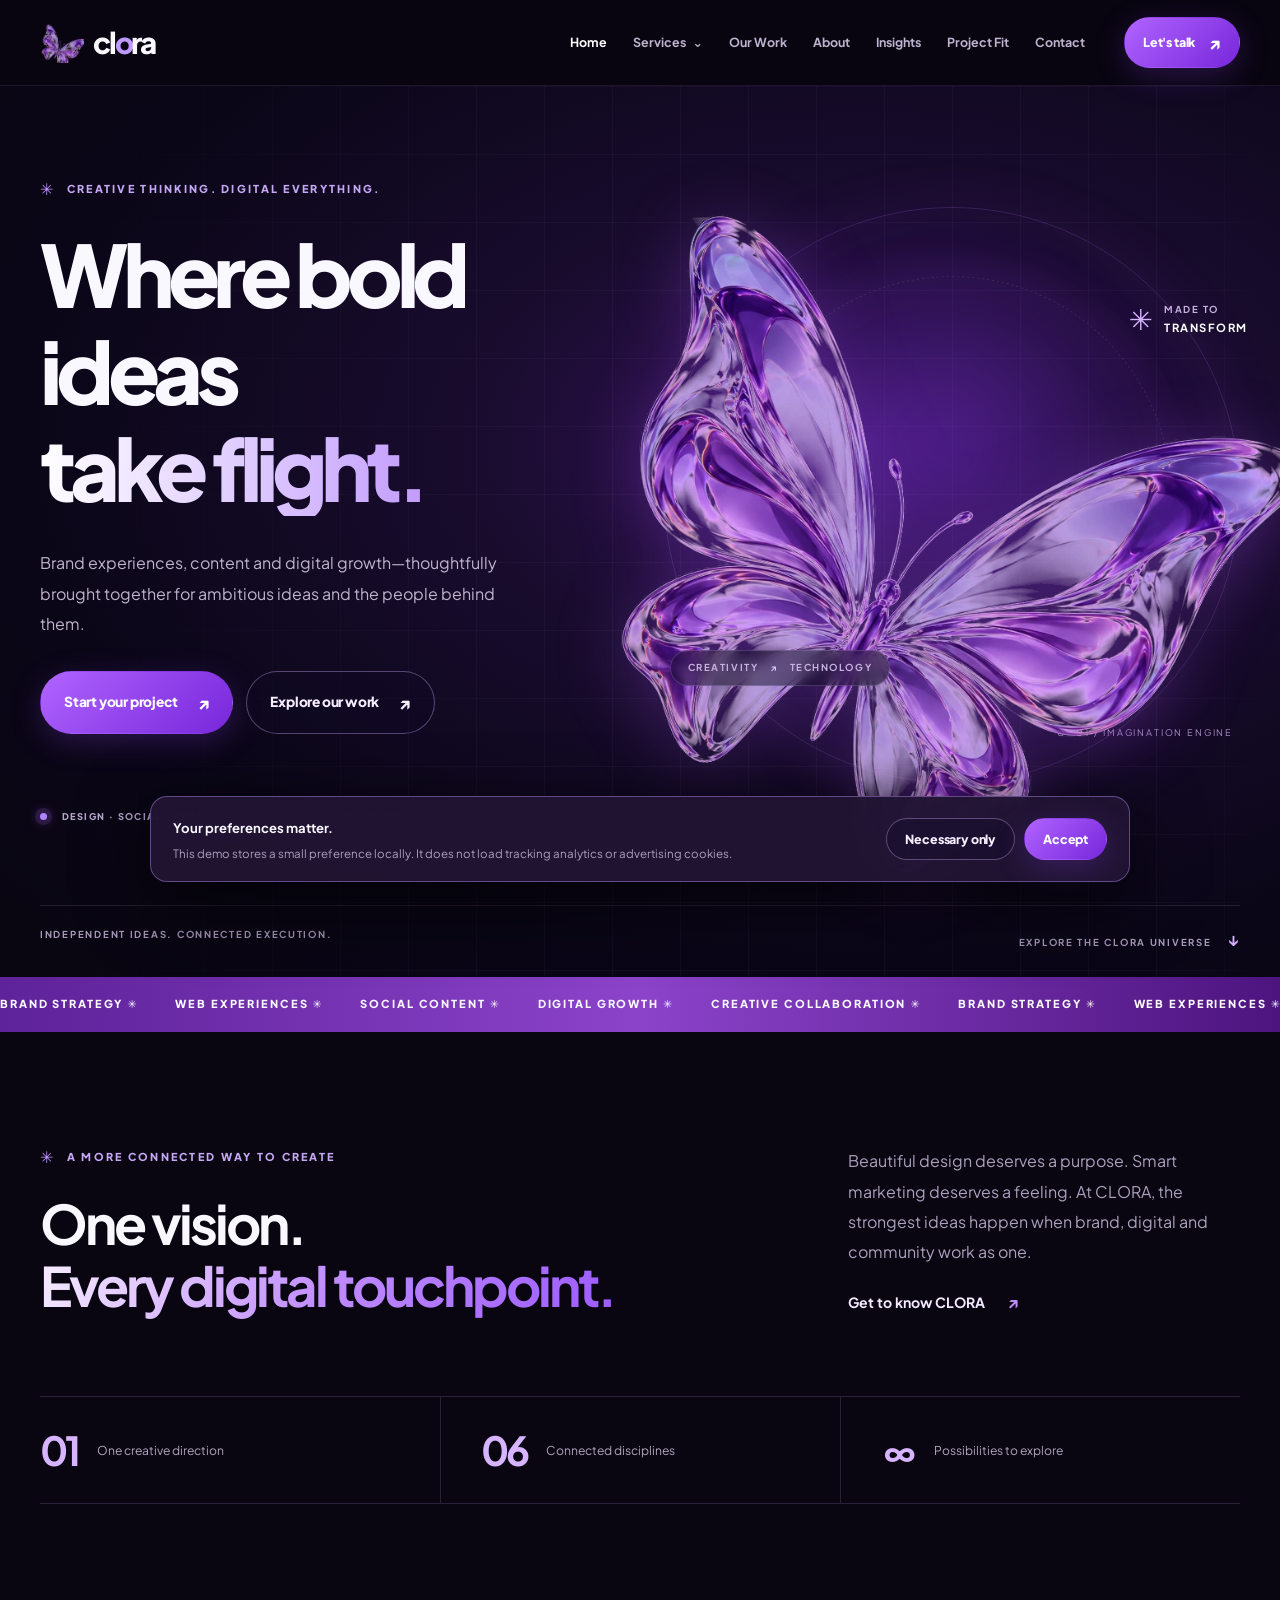
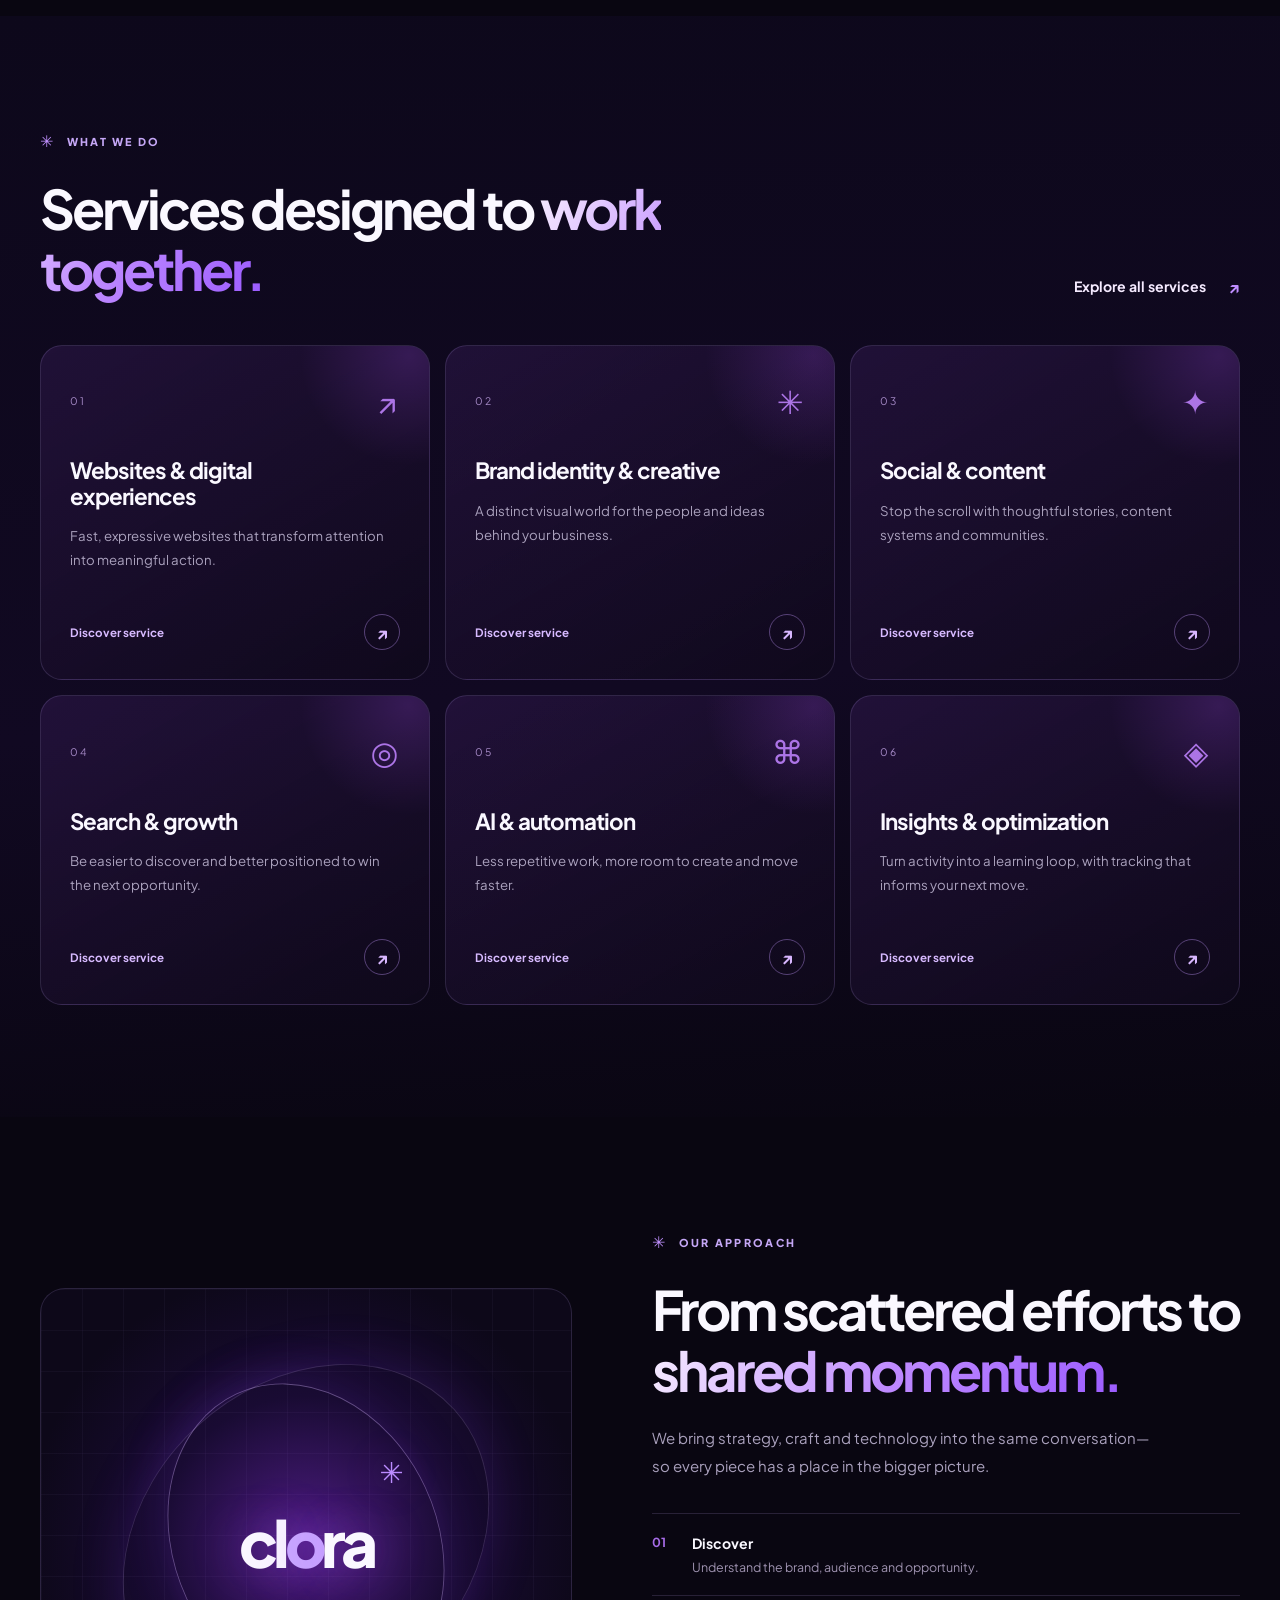
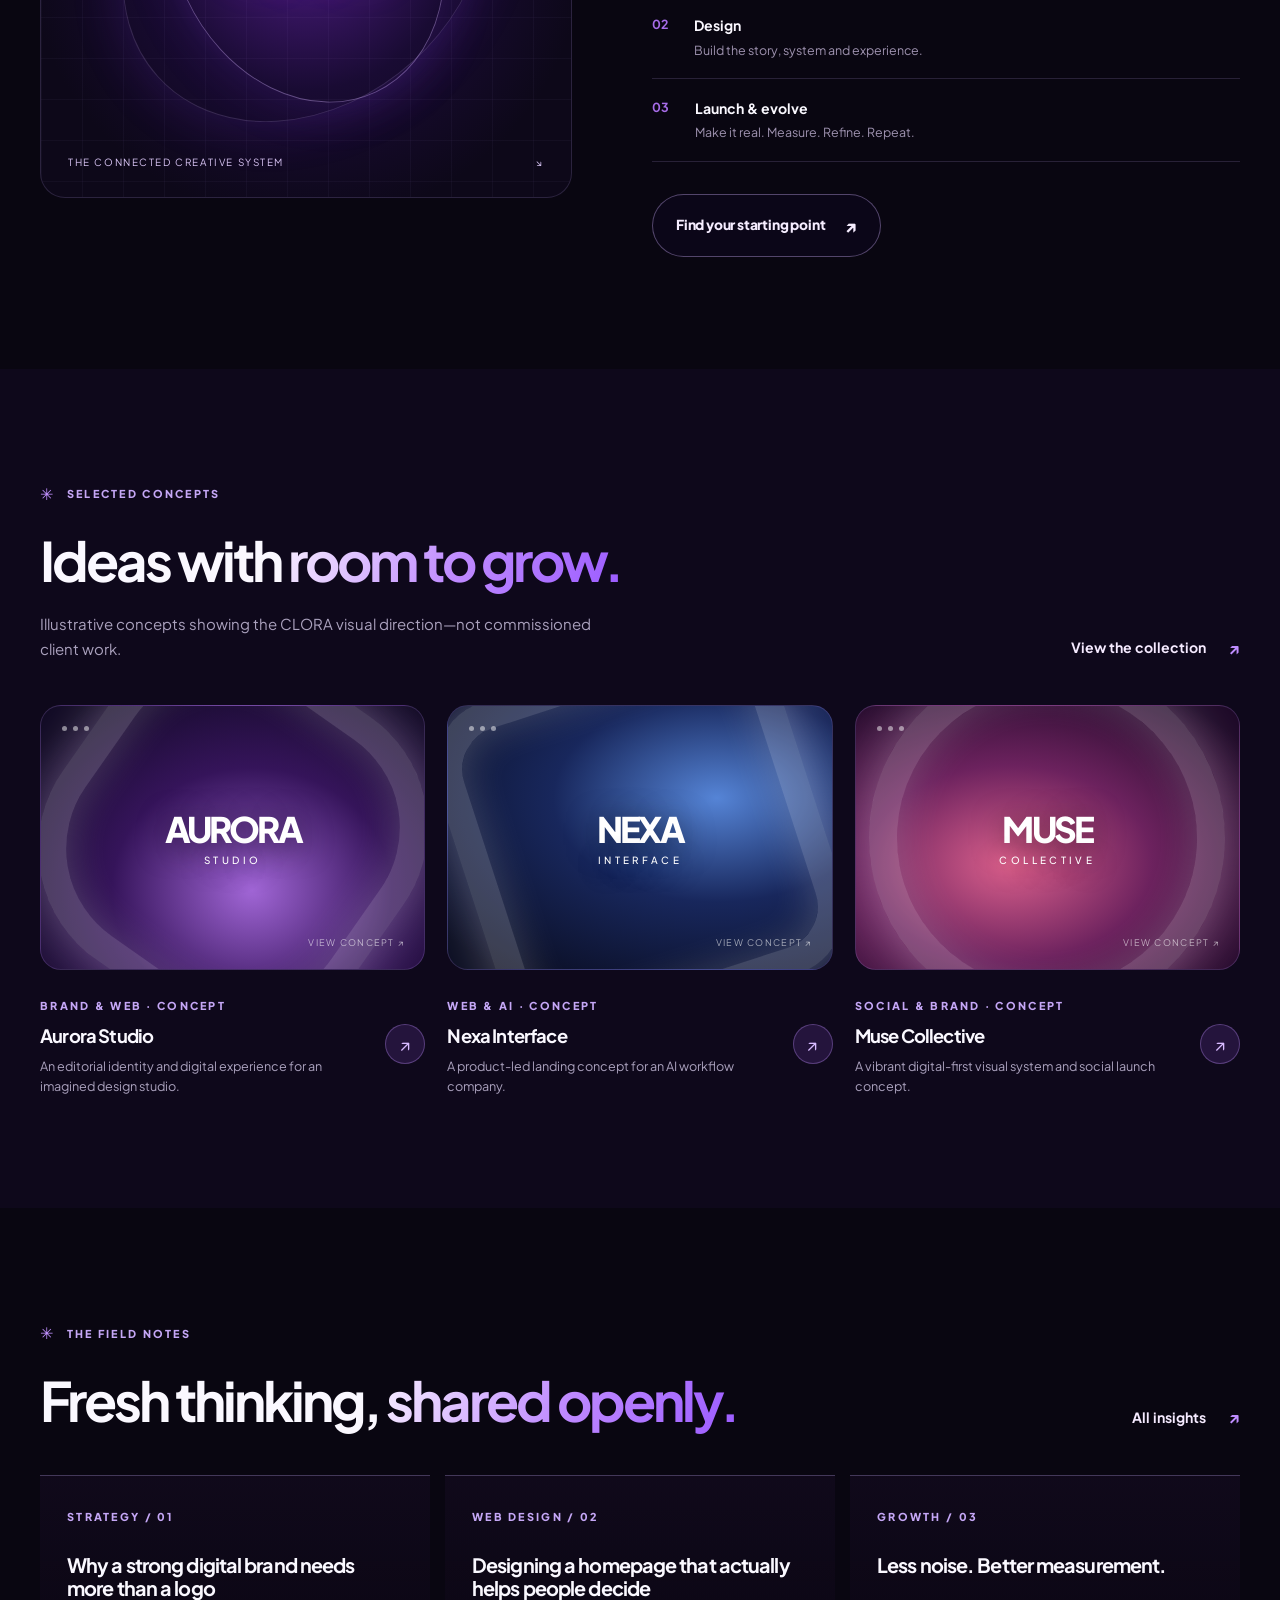
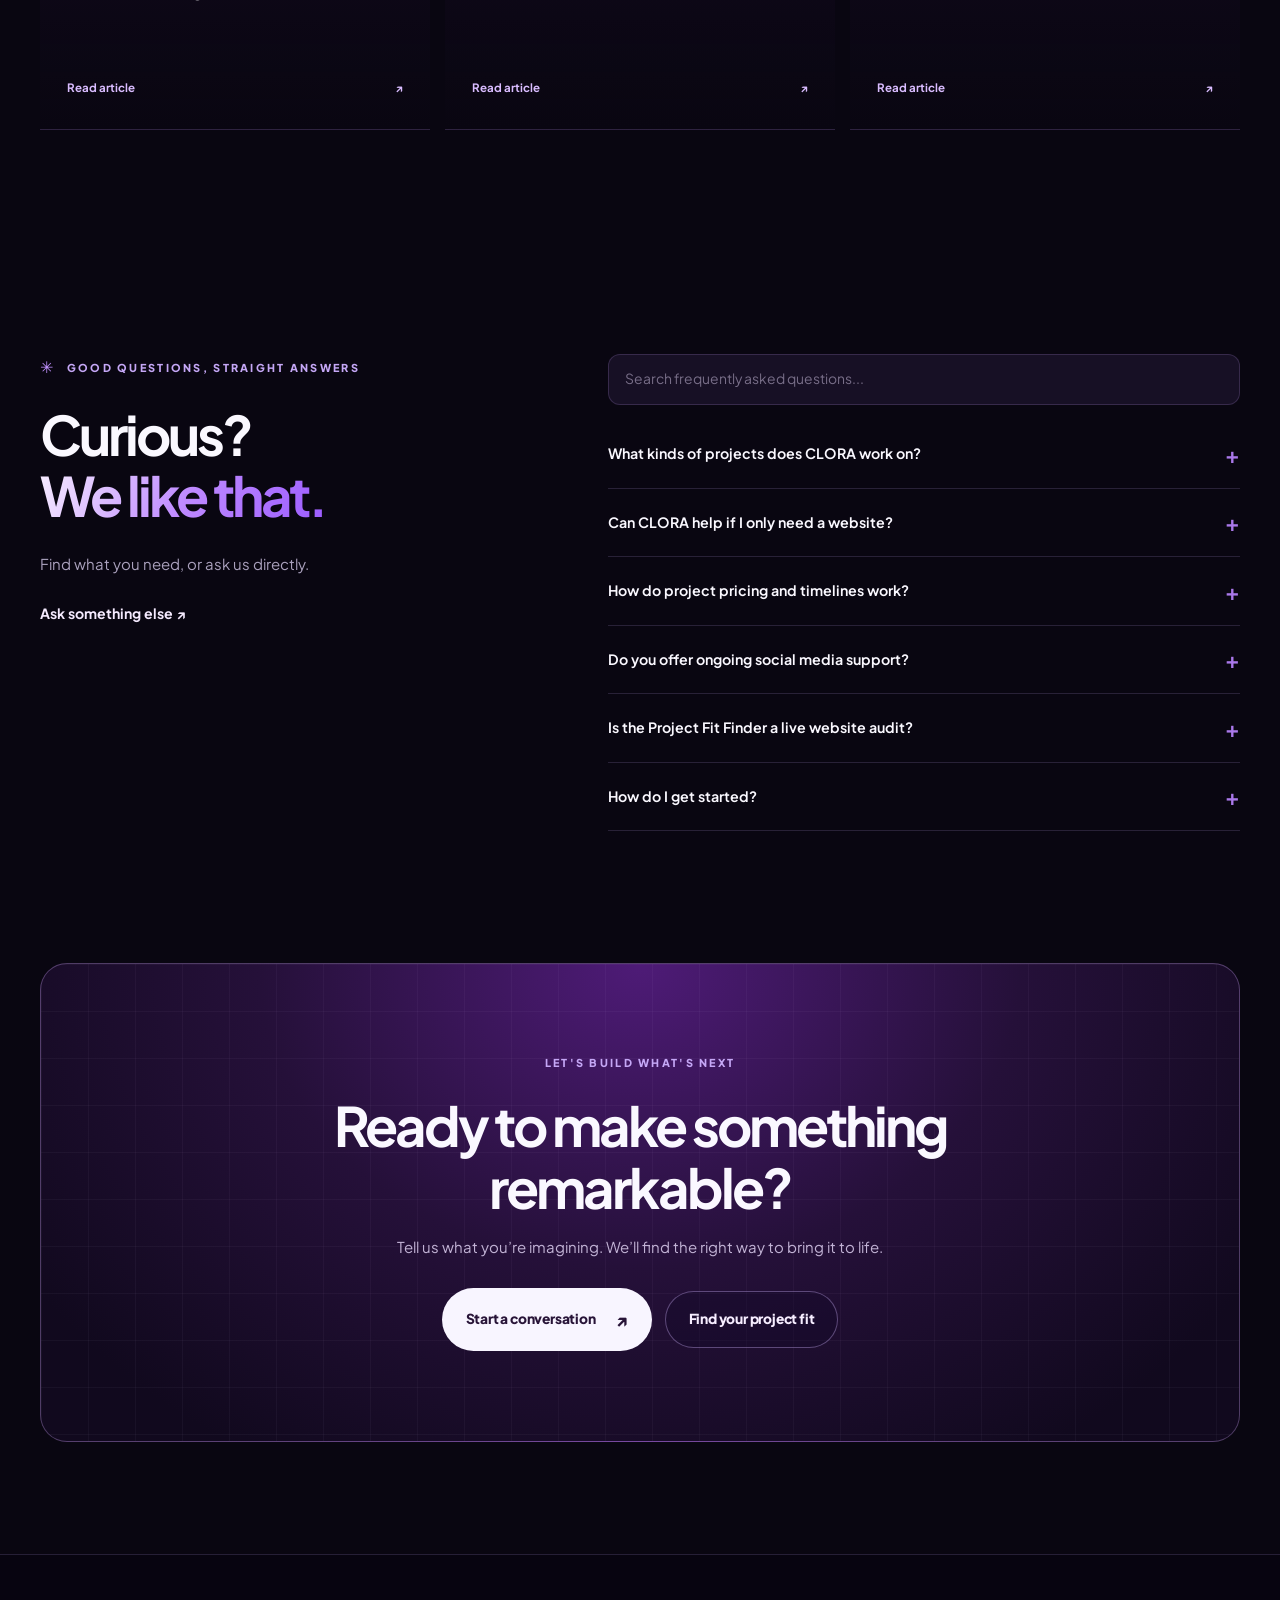
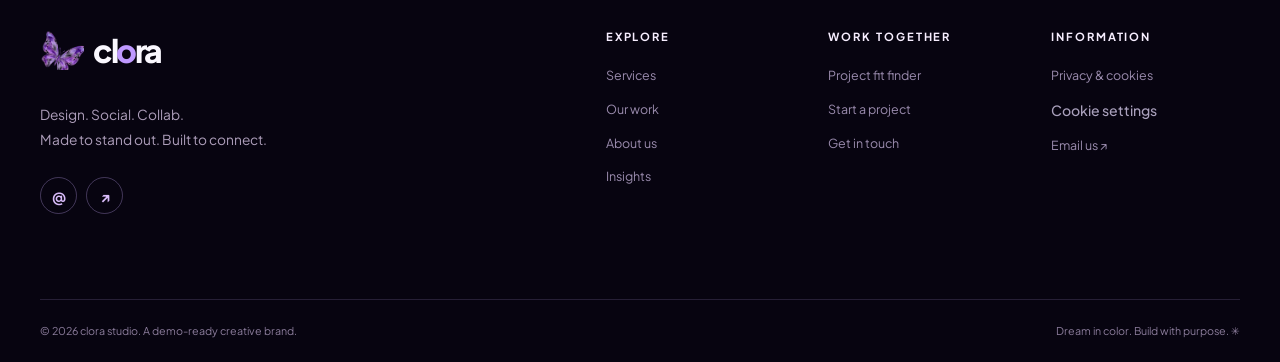
<file: clora-website/index.html>
<!doctype html><html lang="en"><head><meta charset="utf-8"><meta name="viewport" content="width=device-width, initial-scale=1"><meta name="theme-color" content="#090611"><meta name="description" content="CLORA is a creative digital studio exploring bold branding, standout websites, social experiences and connected growth."><meta property="og:title" content="CLORA — Design · Social · Collab"><meta property="og:description" content="CLORA is a creative digital studio exploring bold branding, standout websites, social experiences and connected growth."><meta property="og:type" content="website"><meta property="og:image" content="assets/clora-brand-poster.webp"><title>CLORA — Design · Social · Collab</title><link rel="icon" type="image/png" href="assets/icon-64.png"><link rel="apple-touch-icon" href="assets/icon-180.png"><link rel="preconnect" href="https://fonts.googleapis.com"><link rel="preconnect" href="https://fonts.gstatic.com" crossorigin><link href="https://fonts.googleapis.com/css2?family=Plus+Jakarta+Sans:wght@400;500;600;700;800&display=swap" rel="stylesheet"><link rel="stylesheet" href="css/style.css"></head><body class="page-home"><a class="skip-link" href="#main">Skip to content</a><div class="scroll-progress" aria-hidden="true"></div><header class="site-header" id="top"><div class="header-inner container"><a class="brand " href="index.html" aria-label="Clora home"><span class="brand-icon"><img src="assets/clora-butterfly.webp" alt="" width="46" height="44"></span><span class="brand-word">cl<span>o</span>ra</span></a><nav class="primary-nav" id="primaryNav" aria-label="Main navigation"><a href="index.html" class="nav-active" aria-current="page">Home</a><div class="nav-dropdown"><button class="dropdown-trigger " type="button" aria-expanded="false" aria-controls="servicesMenu">Services <span aria-hidden="true">⌄</span></button><div class="dropdown-panel" id="servicesMenu"><div class="dropdown-label">WHAT WE CREATE</div><div class="dropdown-grid"><a href="services.html#web"><span class="small-glyph">↗</span><span>Websites & digital experiences</span></a><a href="services.html#brand"><span class="small-glyph">✳</span><span>Brand identity & creative</span></a><a href="services.html#social"><span class="small-glyph">✦</span><span>Social & content</span></a><a href="services.html#growth"><span class="small-glyph">◎</span><span>Search & growth</span></a><a href="services.html#automation"><span class="small-glyph">⌘</span><span>AI & automation</span></a><a href="services.html#analytics"><span class="small-glyph">◈</span><span>Insights & optimization</span></a></div><a class="dropdown-footer" href="services.html">Explore all services <span>↗</span></a></div></div><a href="work.html">Our Work</a><a href="about.html">About</a><a href="insights.html">Insights</a><a href="audit.html">Project Fit</a><a href="contact.html">Contact</a><a href="contact.html" class="btn btn-small btn-primary mobile-nav-cta">Start a project <span aria-hidden="true">↗</span></a></nav><a href="contact.html" class="btn btn-small btn-primary header-cta">Let's talk <span aria-hidden="true">↗</span></a><button class="menu-toggle" aria-label="Open navigation" aria-controls="primaryNav" aria-expanded="false" type="button"><span></span><span></span><span></span></button></div></header><main id="main"><section class="hero"><div class="hero-grid" aria-hidden="true"></div><div class="hero-flare" aria-hidden="true"></div><div class="container hero-layout"><div class="hero-content"><div class="eyebrow"><span class="spark">✳</span> CREATIVE THINKING. DIGITAL EVERYTHING.</div><h1>Where bold ideas <em>take flight.</em></h1><p>Brand experiences, content and digital growth—thoughtfully brought together for ambitious ideas and the people behind them.</p><div class="button-row"><a href="contact.html" class="btn btn-primary">Start your project <span>↗</span></a><a href="work.html" class="btn btn-outline">Explore our work <span>↗</span></a></div><div class="hero-footnote"><span class="active-dot"></span> DESIGN · SOCIAL · COLLAB <span class="line"></span> <span>SCROLL TO EXPLORE ↓</span></div></div><div class="hero-visual"><div class="butterfly-ring ring-one"></div><div class="butterfly-ring ring-two"></div><img class="hero-butterfly" src="assets/clora-butterfly.webp" alt="Clora's translucent purple crystal butterfly emblem" fetchpriority="high"><div class="hero-float float-top"><span class="float-star">✳</span><span>MADE TO<br><strong>TRANSFORM</strong></span></div><div class="hero-float float-bottom">CREATIVITY <span>↗</span> TECHNOLOGY</div><div class="hero-coordinate">C—01 / IMAGINATION ENGINE</div></div></div><div class="hero-bottom container"><span>INDEPENDENT IDEAS. CONNECTED EXECUTION.</span><span>EXPLORE THE CLORA UNIVERSE <b>↓</b></span></div></section>
 <section class="ticker"><div class="ticker-track" aria-label="Brand, web, social, growth"><span>BRAND STRATEGY ✳</span><span>WEB EXPERIENCES ✳</span><span>SOCIAL CONTENT ✳</span><span>DIGITAL GROWTH ✳</span><span>CREATIVE COLLABORATION ✳</span><span>BRAND STRATEGY ✳</span><span>WEB EXPERIENCES ✳</span><span>SOCIAL CONTENT ✳</span></div></section>
 <section class="section section-intro"><div class="container split-intro"><div><div class="eyebrow"><span class="spark">✳</span> A MORE CONNECTED WAY TO CREATE</div><h2>One vision.<br><span class="gradient-text">Every digital touchpoint.</span></h2></div><div class="intro-side"><p>Beautiful design deserves a purpose. Smart marketing deserves a feeling. At CLORA, the strongest ideas happen when brand, digital and community work as one.</p><a class="text-arrow" href="about.html">Get to know CLORA <span>↗</span></a></div></div><div class="container stat-row"><div><strong>01</strong><span>One creative direction</span></div><div><strong>06</strong><span>Connected disciplines</span></div><div><strong>∞</strong><span>Possibilities to explore</span></div></div></section>
 <section class="section section-services"><div class="container"><div class="section-heading"><div><div class="eyebrow"><span class="spark">✳</span> WHAT WE DO</div><h2>Services designed to <span class="gradient-text">work together.</span></h2></div><a href="services.html" class="text-arrow">Explore all services <span>↗</span></a></div><div class="services-grid"><a href="services.html#web" class="service-card glass-card"><div class="service-number">01<span>↗</span></div><h3>Websites & digital experiences</h3><p>Fast, expressive websites that transform attention into meaningful action.</p><div class="service-footer"><span>Discover service</span><span class="arrow-circle">↗</span></div></a><a href="services.html#brand" class="service-card glass-card"><div class="service-number">02<span>✳</span></div><h3>Brand identity & creative</h3><p>A distinct visual world for the people and ideas behind your business.</p><div class="service-footer"><span>Discover service</span><span class="arrow-circle">↗</span></div></a><a href="services.html#social" class="service-card glass-card"><div class="service-number">03<span>✦</span></div><h3>Social & content</h3><p>Stop the scroll with thoughtful stories, content systems and communities.</p><div class="service-footer"><span>Discover service</span><span class="arrow-circle">↗</span></div></a><a href="services.html#growth" class="service-card glass-card"><div class="service-number">04<span>◎</span></div><h3>Search & growth</h3><p>Be easier to discover and better positioned to win the next opportunity.</p><div class="service-footer"><span>Discover service</span><span class="arrow-circle">↗</span></div></a><a href="services.html#automation" class="service-card glass-card"><div class="service-number">05<span>⌘</span></div><h3>AI & automation</h3><p>Less repetitive work, more room to create and move faster.</p><div class="service-footer"><span>Discover service</span><span class="arrow-circle">↗</span></div></a><a href="services.html#analytics" class="service-card glass-card"><div class="service-number">06<span>◈</span></div><h3>Insights & optimization</h3><p>Turn activity into a learning loop, with tracking that informs your next move.</p><div class="service-footer"><span>Discover service</span><span class="arrow-circle">↗</span></div></a></div></div></section>
 <section class="section section-method"><div class="container"><div class="method-layout"><div class="method-visual"><div class="method-orb orb-one"></div><div class="method-orb orb-two"></div><div class="method-logo">cl<span>o</span>ra<span class="method-asterisk">✳</span></div><div class="method-caption">THE CONNECTED CREATIVE SYSTEM<span> ↘</span></div></div><div class="method-content"><div class="eyebrow"><span class="spark">✳</span> OUR APPROACH</div><h2>From scattered efforts to <span class="gradient-text">shared momentum.</span></h2><p>We bring strategy, craft and technology into the same conversation—so every piece has a place in the bigger picture.</p><div class="method-steps"><div><b>01</b><span><strong>Discover</strong><small>Understand the brand, audience and opportunity.</small></span></div><div><b>02</b><span><strong>Design</strong><small>Build the story, system and experience.</small></span></div><div><b>03</b><span><strong>Launch & evolve</strong><small>Make it real. Measure. Refine. Repeat.</small></span></div></div><a href="audit.html" class="btn btn-outline">Find your starting point <span>↗</span></a></div></div></div></section>
 <section class="section section-work"><div class="container"><div class="section-heading"><div><div class="eyebrow"><span class="spark">✳</span> SELECTED CONCEPTS</div><h2>Ideas with <span class="gradient-text">room to grow.</span></h2><p class="section-sub">Illustrative concepts showing the CLORA visual direction—not commissioned client work.</p></div><a href="work.html" class="text-arrow">View the collection <span>↗</span></a></div><div class="work-grid"><article class="work-card" data-category="brand-web"><button class="work-picture project-aurora" type="button" data-project="aurora" aria-label="View details of Aurora Studio"><span class="mock-browser"><i></i><i></i><i></i></span><span class="mock-project-title">Aurora<small>Studio</small></span><span class="project-detail-label">VIEW CONCEPT ↗</span></button><div class="work-info"><div><span class="mini-label">Brand & Web · CONCEPT</span><h3>Aurora Studio</h3><p>An editorial identity and digital experience for an imagined design studio.</p></div><button class="icon-link" data-project="aurora" aria-label="Open Aurora Studio case study">↗</button></div></article><article class="work-card" data-category="web-ai"><button class="work-picture project-nexa" type="button" data-project="nexa" aria-label="View details of Nexa Interface"><span class="mock-browser"><i></i><i></i><i></i></span><span class="mock-project-title">Nexa<small>Interface</small></span><span class="project-detail-label">VIEW CONCEPT ↗</span></button><div class="work-info"><div><span class="mini-label">Web & AI · CONCEPT</span><h3>Nexa Interface</h3><p>A product-led landing concept for an AI workflow company.</p></div><button class="icon-link" data-project="nexa" aria-label="Open Nexa Interface case study">↗</button></div></article><article class="work-card" data-category="social-brand"><button class="work-picture project-muse" type="button" data-project="muse" aria-label="View details of Muse Collective"><span class="mock-browser"><i></i><i></i><i></i></span><span class="mock-project-title">Muse<small>Collective</small></span><span class="project-detail-label">VIEW CONCEPT ↗</span></button><div class="work-info"><div><span class="mini-label">Social & Brand · CONCEPT</span><h3>Muse Collective</h3><p>A vibrant digital-first visual system and social launch concept.</p></div><button class="icon-link" data-project="muse" aria-label="Open Muse Collective case study">↗</button></div></article></div></div></section>
 <section class="section section-insights"><div class="container"><div class="section-heading"><div><div class="eyebrow"><span class="spark">✳</span> THE FIELD NOTES</div><h2>Fresh thinking, <span class="gradient-text">shared openly.</span></h2></div><a href="insights.html" class="text-arrow">All insights <span>↗</span></a></div><div class="insight-grid"><a class="insight-tile" href="insights.html#strategy"><span class="mini-label">Strategy / 01</span><h3>Why a strong digital brand needs more than a logo</h3><span class="read-link">Read article <span>↗</span></span></a><a class="insight-tile" href="insights.html#web"><span class="mini-label">Web design / 02</span><h3>Designing a homepage that actually helps people decide</h3><span class="read-link">Read article <span>↗</span></span></a><a class="insight-tile" href="insights.html#growth"><span class="mini-label">Growth / 03</span><h3>Less noise. Better measurement.</h3><span class="read-link">Read article <span>↗</span></span></a></div></div></section>
 <section class="section section-faq"><div class="container faq-layout"><div><div class="eyebrow"><span class="spark">✳</span> GOOD QUESTIONS, STRAIGHT ANSWERS</div><h2>Curious?<br><span class="gradient-text">We like that.</span></h2><p>Find what you need, or ask us directly.</p><a href="contact.html" class="text-arrow">Ask something else ↗</a></div><div><label for="faqSearch" class="sr-only">Search FAQs</label><input id="faqSearch" type="search" placeholder="Search frequently asked questions..." class="input-control"><div class="faq-list" id="faqList">
 <details data-faq><summary>What kinds of projects does CLORA work on?<span>+</span></summary><p>Brand identities, websites, social content, marketing campaigns, creative systems and AI-assisted workflows. We shape the scope around your goals rather than forcing a fixed package.</p></details>
 <details data-faq><summary>Can CLORA help if I only need a website?<span>+</span></summary><p>Yes. A focused website build can include discovery, UX, visual design, development, responsiveness, technical SEO basics and handover.</p></details>
 <details data-faq><summary>How do project pricing and timelines work?<span>+</span></summary><p>They depend on deliverables, complexity and turnaround. Share your brief and budget range so a tailored proposal can be prepared. This demo does not display or imply fixed pricing.</p></details>
 <details data-faq><summary>Do you offer ongoing social media support?<span>+</span></summary><p>CLORA is presented as able to scope recurring content planning, design, production and performance reviews. Confirm actual capacity and services before publishing the live agency site.</p></details>
 <details data-faq><summary>Is the Project Fit Finder a live website audit?<span>+</span></summary><p>No. It is a self-assessment questionnaire with rules-based suggestions. It does not scan websites, calculate SEO scores or connect to AI analysis tools.</p></details>
 <details data-faq><summary>How do I get started?<span>+</span></summary><p>Use the project inquiry form or the Fit Finder. The demonstration form opens your email application unless a real form provider is configured.</p></details></div><div id="faqEmpty" class="empty-state" hidden>No matching questions. Try another term.</div></div></div></section><section class="cta-section section"><div class="container"><div class="cta-panel"><div class="cta-glow" aria-hidden="true"></div><div class="eyebrow">LET'S BUILD WHAT'S NEXT</div><h2>Ready to make something remarkable?</h2><p>Tell us what you’re imagining. We’ll find the right way to bring it to life.</p><div class="button-row center"><a href="contact.html" class="btn btn-white">Start a conversation <span>↗</span></a><a href="audit.html" class="btn btn-outline">Find your project fit</a></div></div></div></section></main><footer class="site-footer"><div class="container"><div class="footer-top"><div class="footer-identity"><a class="brand brand-footer" href="index.html" aria-label="Clora home"><span class="brand-icon"><img src="assets/clora-butterfly.webp" alt="" width="46" height="44"></span><span class="brand-word">cl<span>o</span>ra</span></a><p>Design. Social. Collab.<br>Made to stand out. Built to connect.</p><div class="social-links"><a href="mailto:hello@clora.example" aria-label="Email Clora">@</a><a href="contact.html" aria-label="Contact Clora">↗</a></div></div><div class="footer-links"><div><h4>Explore</h4><a href="services.html">Services</a><a href="work.html">Our work</a><a href="about.html">About us</a><a href="insights.html">Insights</a></div><div><h4>Work together</h4><a href="audit.html">Project fit finder</a><a href="contact.html">Start a project</a><a href="contact.html#contact-form">Get in touch</a></div><div><h4>Information</h4><a href="privacy.html">Privacy & cookies</a><button class="text-link" data-open-consent type="button">Cookie settings</button><a href="mailto:hello@clora.example">Email us ↗</a></div></div></div><div class="footer-bottom"><span>© <span data-year>2026</span> clora studio. A demo-ready creative brand.</span><span>Dream in color. Build with purpose. ✳</span></div></div></footer><button class="back-top" aria-label="Back to top" title="Back to top" type="button">↑</button><div id="toast" class="toast" role="status" aria-live="polite"></div><aside class="cookie-bar" id="cookieBar" aria-label="Cookie notice" hidden><div><strong>Your preferences matter.</strong><p>This demo stores a small preference locally. It does not load tracking analytics or advertising cookies.</p></div><div class="cookie-actions"><button type="button" class="btn btn-outline btn-small" data-cookie="necessary">Necessary only</button><button type="button" class="btn btn-primary btn-small" data-cookie="all">Accept</button></div></aside><script src="js/config.js" defer></script><script src="js/app.js" defer></script></body></html>
</file>
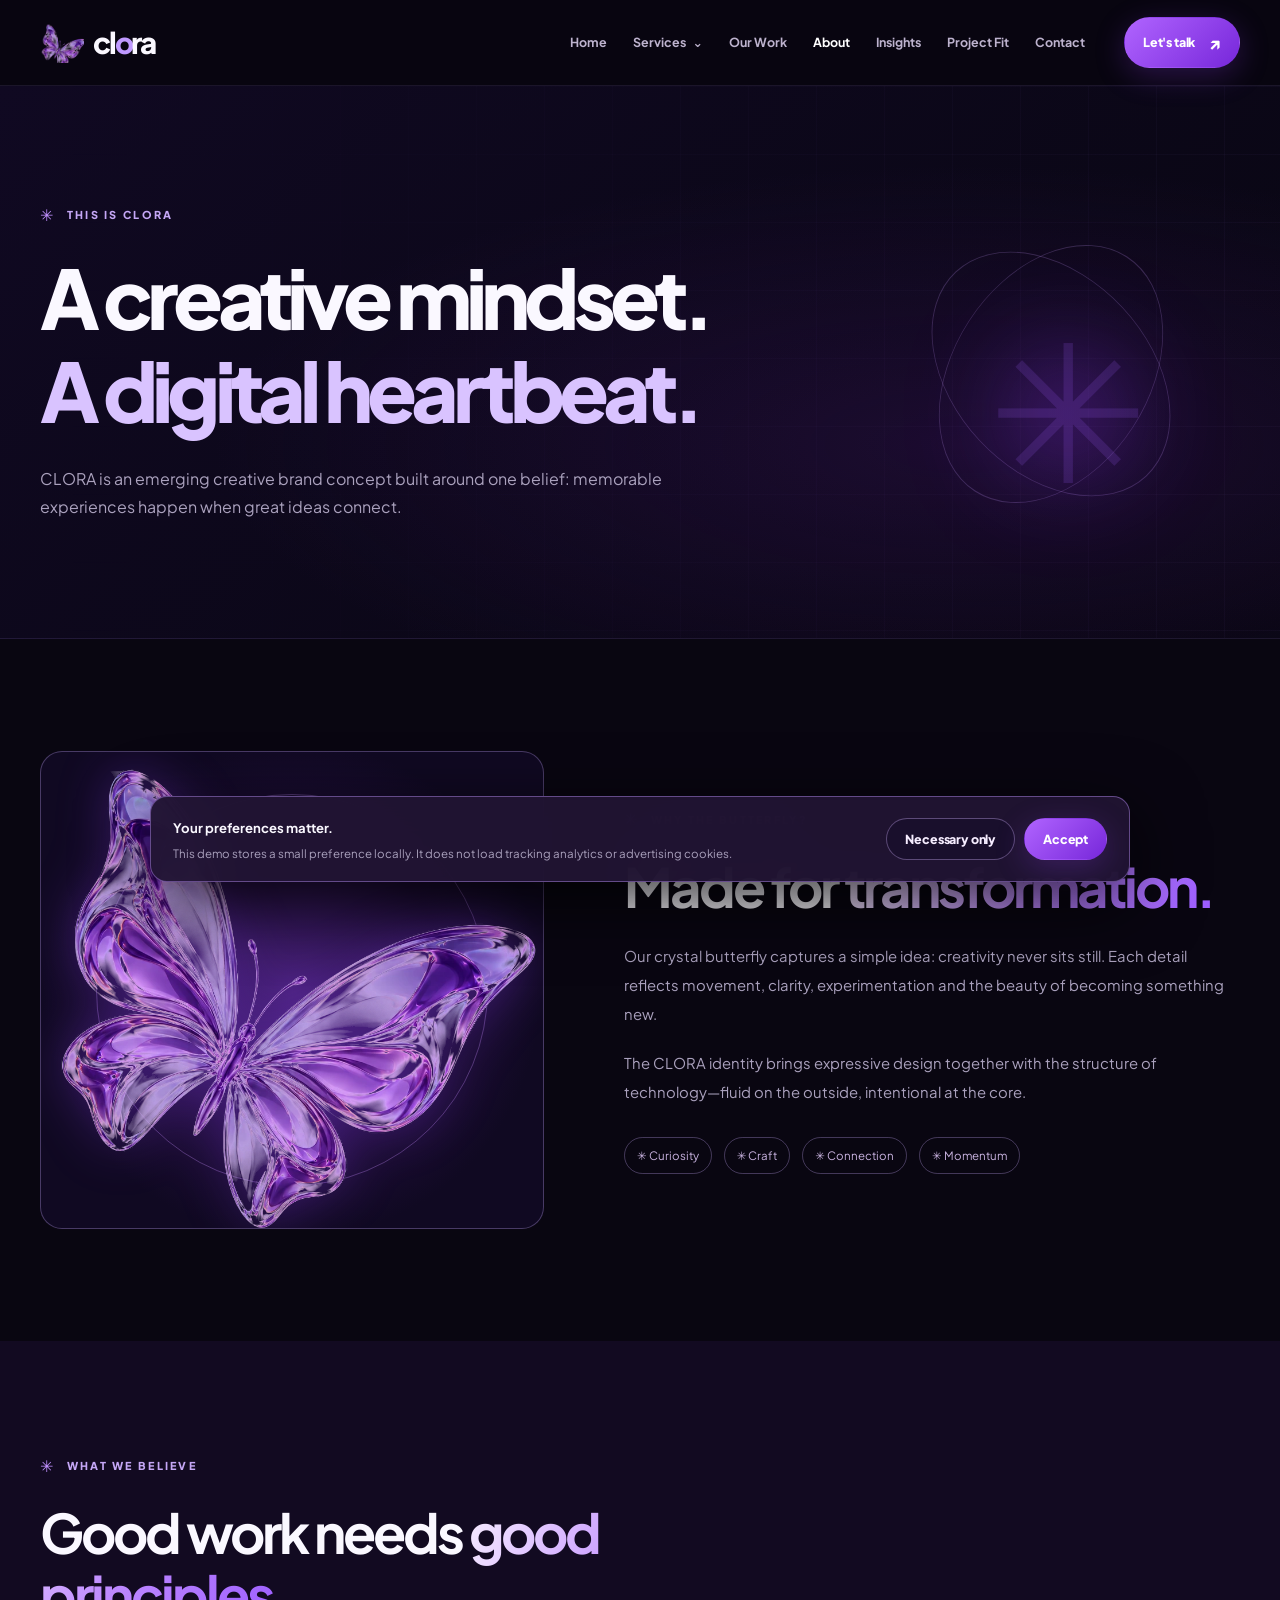
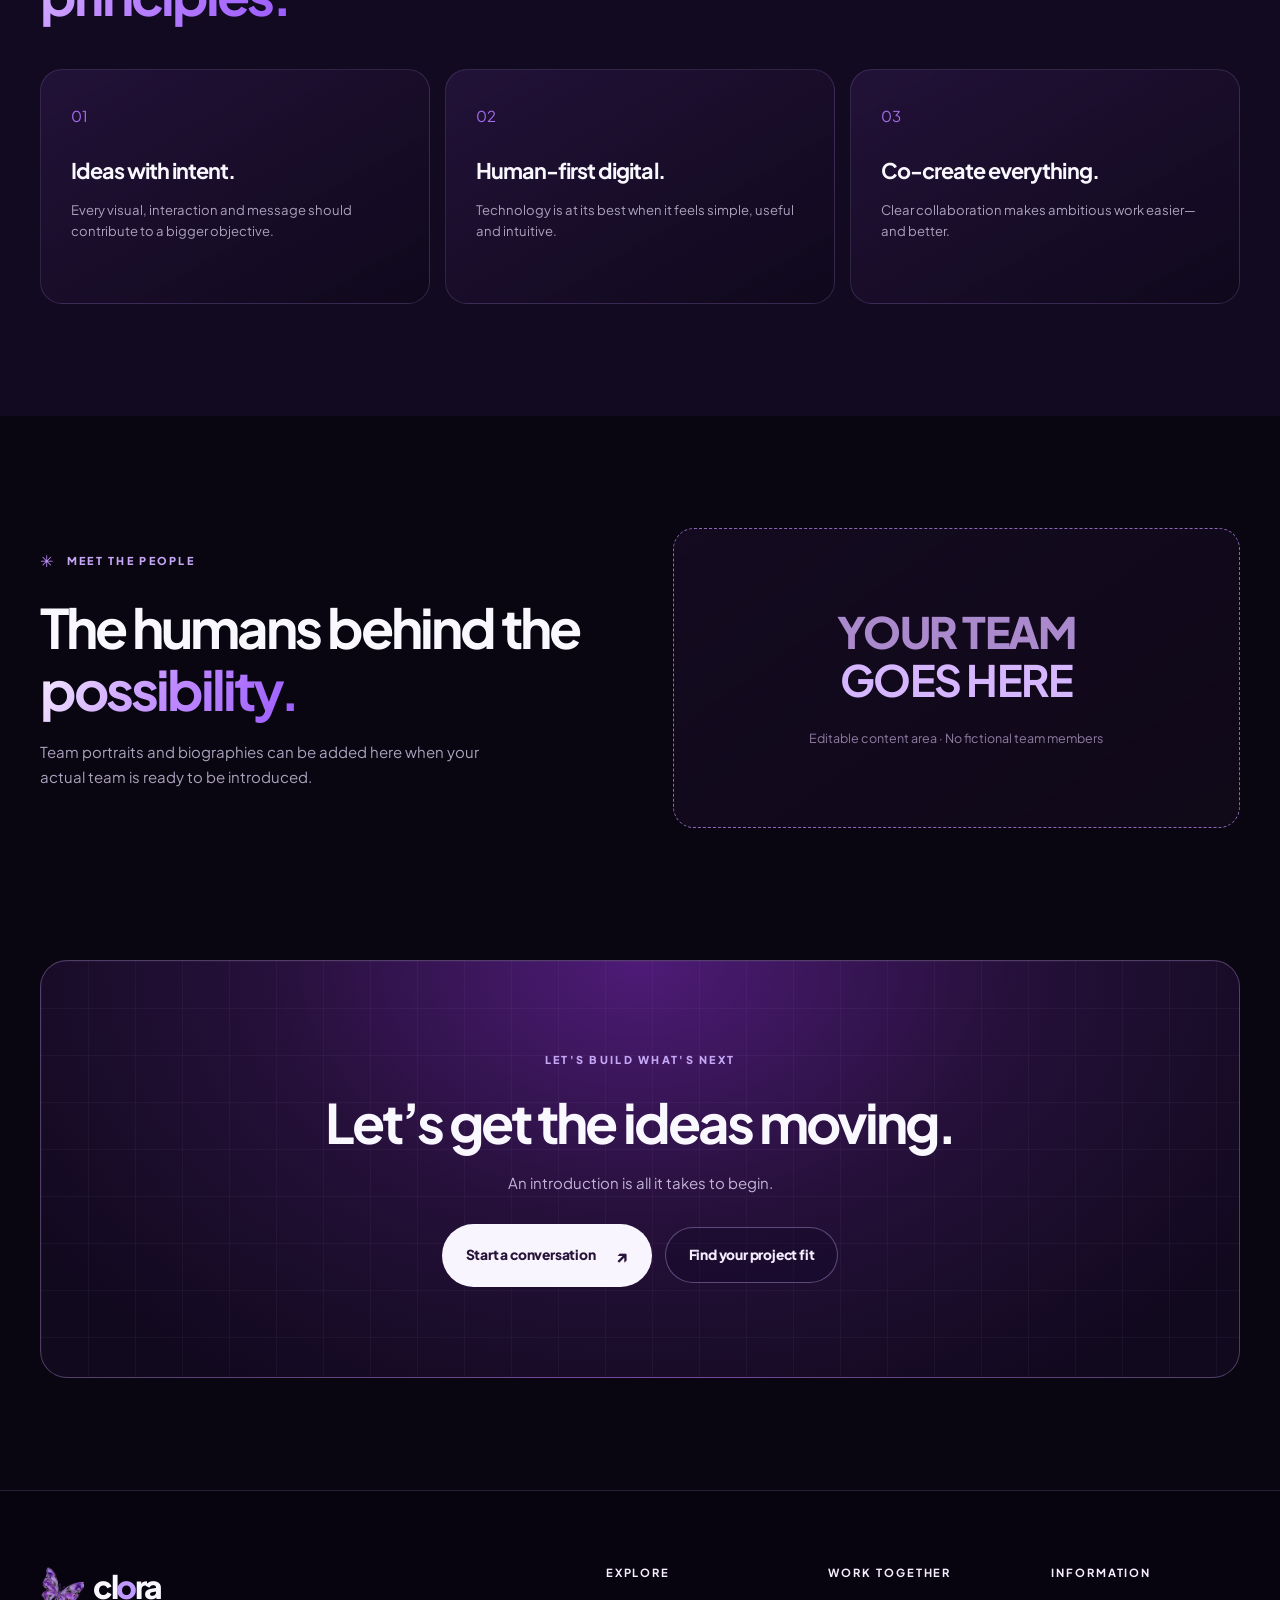
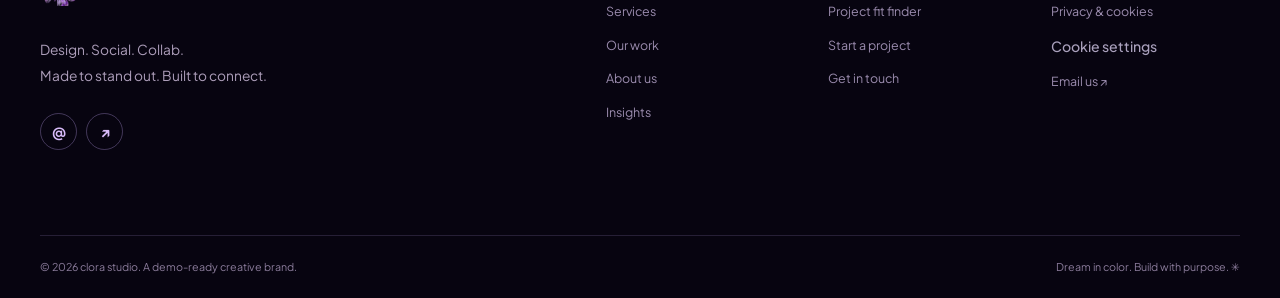
<file: clora-website/about.html>
<!doctype html><html lang="en"><head><meta charset="utf-8"><meta name="viewport" content="width=device-width, initial-scale=1"><meta name="theme-color" content="#090611"><meta name="description" content="Discover the vision and values behind CLORA and the crystal butterfly brand identity."><meta property="og:title" content="About CLORA"><meta property="og:description" content="Discover the vision and values behind CLORA and the crystal butterfly brand identity."><meta property="og:type" content="website"><meta property="og:image" content="assets/clora-brand-poster.webp"><title>About CLORA</title><link rel="icon" type="image/png" href="assets/icon-64.png"><link rel="apple-touch-icon" href="assets/icon-180.png"><link rel="preconnect" href="https://fonts.googleapis.com"><link rel="preconnect" href="https://fonts.gstatic.com" crossorigin><link href="https://fonts.googleapis.com/css2?family=Plus+Jakarta+Sans:wght@400;500;600;700;800&display=swap" rel="stylesheet"><link rel="stylesheet" href="css/style.css"></head><body class="page-about"><a class="skip-link" href="#main">Skip to content</a><div class="scroll-progress" aria-hidden="true"></div><header class="site-header" id="top"><div class="header-inner container"><a class="brand " href="index.html" aria-label="Clora home"><span class="brand-icon"><img src="assets/clora-butterfly.webp" alt="" width="46" height="44"></span><span class="brand-word">cl<span>o</span>ra</span></a><nav class="primary-nav" id="primaryNav" aria-label="Main navigation"><a href="index.html">Home</a><div class="nav-dropdown"><button class="dropdown-trigger " type="button" aria-expanded="false" aria-controls="servicesMenu">Services <span aria-hidden="true">⌄</span></button><div class="dropdown-panel" id="servicesMenu"><div class="dropdown-label">WHAT WE CREATE</div><div class="dropdown-grid"><a href="services.html#web"><span class="small-glyph">↗</span><span>Websites & digital experiences</span></a><a href="services.html#brand"><span class="small-glyph">✳</span><span>Brand identity & creative</span></a><a href="services.html#social"><span class="small-glyph">✦</span><span>Social & content</span></a><a href="services.html#growth"><span class="small-glyph">◎</span><span>Search & growth</span></a><a href="services.html#automation"><span class="small-glyph">⌘</span><span>AI & automation</span></a><a href="services.html#analytics"><span class="small-glyph">◈</span><span>Insights & optimization</span></a></div><a class="dropdown-footer" href="services.html">Explore all services <span>↗</span></a></div></div><a href="work.html">Our Work</a><a href="about.html" class="nav-active" aria-current="page">About</a><a href="insights.html">Insights</a><a href="audit.html">Project Fit</a><a href="contact.html">Contact</a><a href="contact.html" class="btn btn-small btn-primary mobile-nav-cta">Start a project <span aria-hidden="true">↗</span></a></nav><a href="contact.html" class="btn btn-small btn-primary header-cta">Let's talk <span aria-hidden="true">↗</span></a><button class="menu-toggle" aria-label="Open navigation" aria-controls="primaryNav" aria-expanded="false" type="button"><span></span><span></span><span></span></button></div></header><main id="main"><section class="page-hero"><div class="container"><div class="page-hero-inner"><div class="eyebrow"><span class="spark">✳</span> THIS IS CLORA</div><h1>A creative mindset.<br><em>A digital heartbeat.</em></h1><p>CLORA is an emerging creative brand concept built around one belief: memorable experiences happen when great ideas connect.</p></div><div class="page-orbit" aria-hidden="true"><span></span><span></span><b>✳</b></div></div></section><section class="section"><div class="container about-story"><div class="about-butterfly"><img src="assets/clora-butterfly.webp" loading="lazy" alt="Purple crystal butterfly CLORA emblem"></div><div><div class="eyebrow"><span class="spark">✳</span> WHY THE BUTTERFLY?</div><h2>Made for <span class="gradient-text">transformation.</span></h2><p>Our crystal butterfly captures a simple idea: creativity never sits still. Each detail reflects movement, clarity, experimentation and the beauty of becoming something new.</p><p>The CLORA identity brings expressive design together with the structure of technology—fluid on the outside, intentional at the core.</p><div class="brand-values"><span>✳ Curiosity</span><span>✳ Craft</span><span>✳ Connection</span><span>✳ Momentum</span></div></div></div></section><section class="section section-about-values"><div class="container"><div class="section-heading"><div><div class="eyebrow"><span class="spark">✳</span> WHAT WE BELIEVE</div><h2>Good work needs <span class="gradient-text">good principles.</span></h2></div></div><div class="value-grid"><article class="glass-card"><span>01</span><h3>Ideas with intent.</h3><p>Every visual, interaction and message should contribute to a bigger objective.</p></article><article class="glass-card"><span>02</span><h3>Human-first digital.</h3><p>Technology is at its best when it feels simple, useful and intuitive.</p></article><article class="glass-card"><span>03</span><h3>Co-create everything.</h3><p>Clear collaboration makes ambitious work easier—and better.</p></article></div></div></section><section class="section"><div class="container about-team"><div><div class="eyebrow"><span class="spark">✳</span> MEET THE PEOPLE</div><h2>The humans behind the <span class="gradient-text">possibility.</span></h2><p>Team portraits and biographies can be added here when your actual team is ready to be introduced.</p></div><div class="team-placeholder"><span>YOUR TEAM<br><b>GOES HERE</b></span><small>Editable content area · No fictional team members</small></div></div></section><section class="cta-section section"><div class="container"><div class="cta-panel"><div class="cta-glow" aria-hidden="true"></div><div class="eyebrow">LET'S BUILD WHAT'S NEXT</div><h2>Let’s get the ideas moving.</h2><p>An introduction is all it takes to begin.</p><div class="button-row center"><a href="contact.html" class="btn btn-white">Start a conversation <span>↗</span></a><a href="audit.html" class="btn btn-outline">Find your project fit</a></div></div></div></section></main><footer class="site-footer"><div class="container"><div class="footer-top"><div class="footer-identity"><a class="brand brand-footer" href="index.html" aria-label="Clora home"><span class="brand-icon"><img src="assets/clora-butterfly.webp" alt="" width="46" height="44"></span><span class="brand-word">cl<span>o</span>ra</span></a><p>Design. Social. Collab.<br>Made to stand out. Built to connect.</p><div class="social-links"><a href="mailto:hello@clora.example" aria-label="Email Clora">@</a><a href="contact.html" aria-label="Contact Clora">↗</a></div></div><div class="footer-links"><div><h4>Explore</h4><a href="services.html">Services</a><a href="work.html">Our work</a><a href="about.html">About us</a><a href="insights.html">Insights</a></div><div><h4>Work together</h4><a href="audit.html">Project fit finder</a><a href="contact.html">Start a project</a><a href="contact.html#contact-form">Get in touch</a></div><div><h4>Information</h4><a href="privacy.html">Privacy & cookies</a><button class="text-link" data-open-consent type="button">Cookie settings</button><a href="mailto:hello@clora.example">Email us ↗</a></div></div></div><div class="footer-bottom"><span>© <span data-year>2026</span> clora studio. A demo-ready creative brand.</span><span>Dream in color. Build with purpose. ✳</span></div></div></footer><button class="back-top" aria-label="Back to top" title="Back to top" type="button">↑</button><div id="toast" class="toast" role="status" aria-live="polite"></div><aside class="cookie-bar" id="cookieBar" aria-label="Cookie notice" hidden><div><strong>Your preferences matter.</strong><p>This demo stores a small preference locally. It does not load tracking analytics or advertising cookies.</p></div><div class="cookie-actions"><button type="button" class="btn btn-outline btn-small" data-cookie="necessary">Necessary only</button><button type="button" class="btn btn-primary btn-small" data-cookie="all">Accept</button></div></aside><script src="js/config.js" defer></script><script src="js/app.js" defer></script></body></html>
</file>
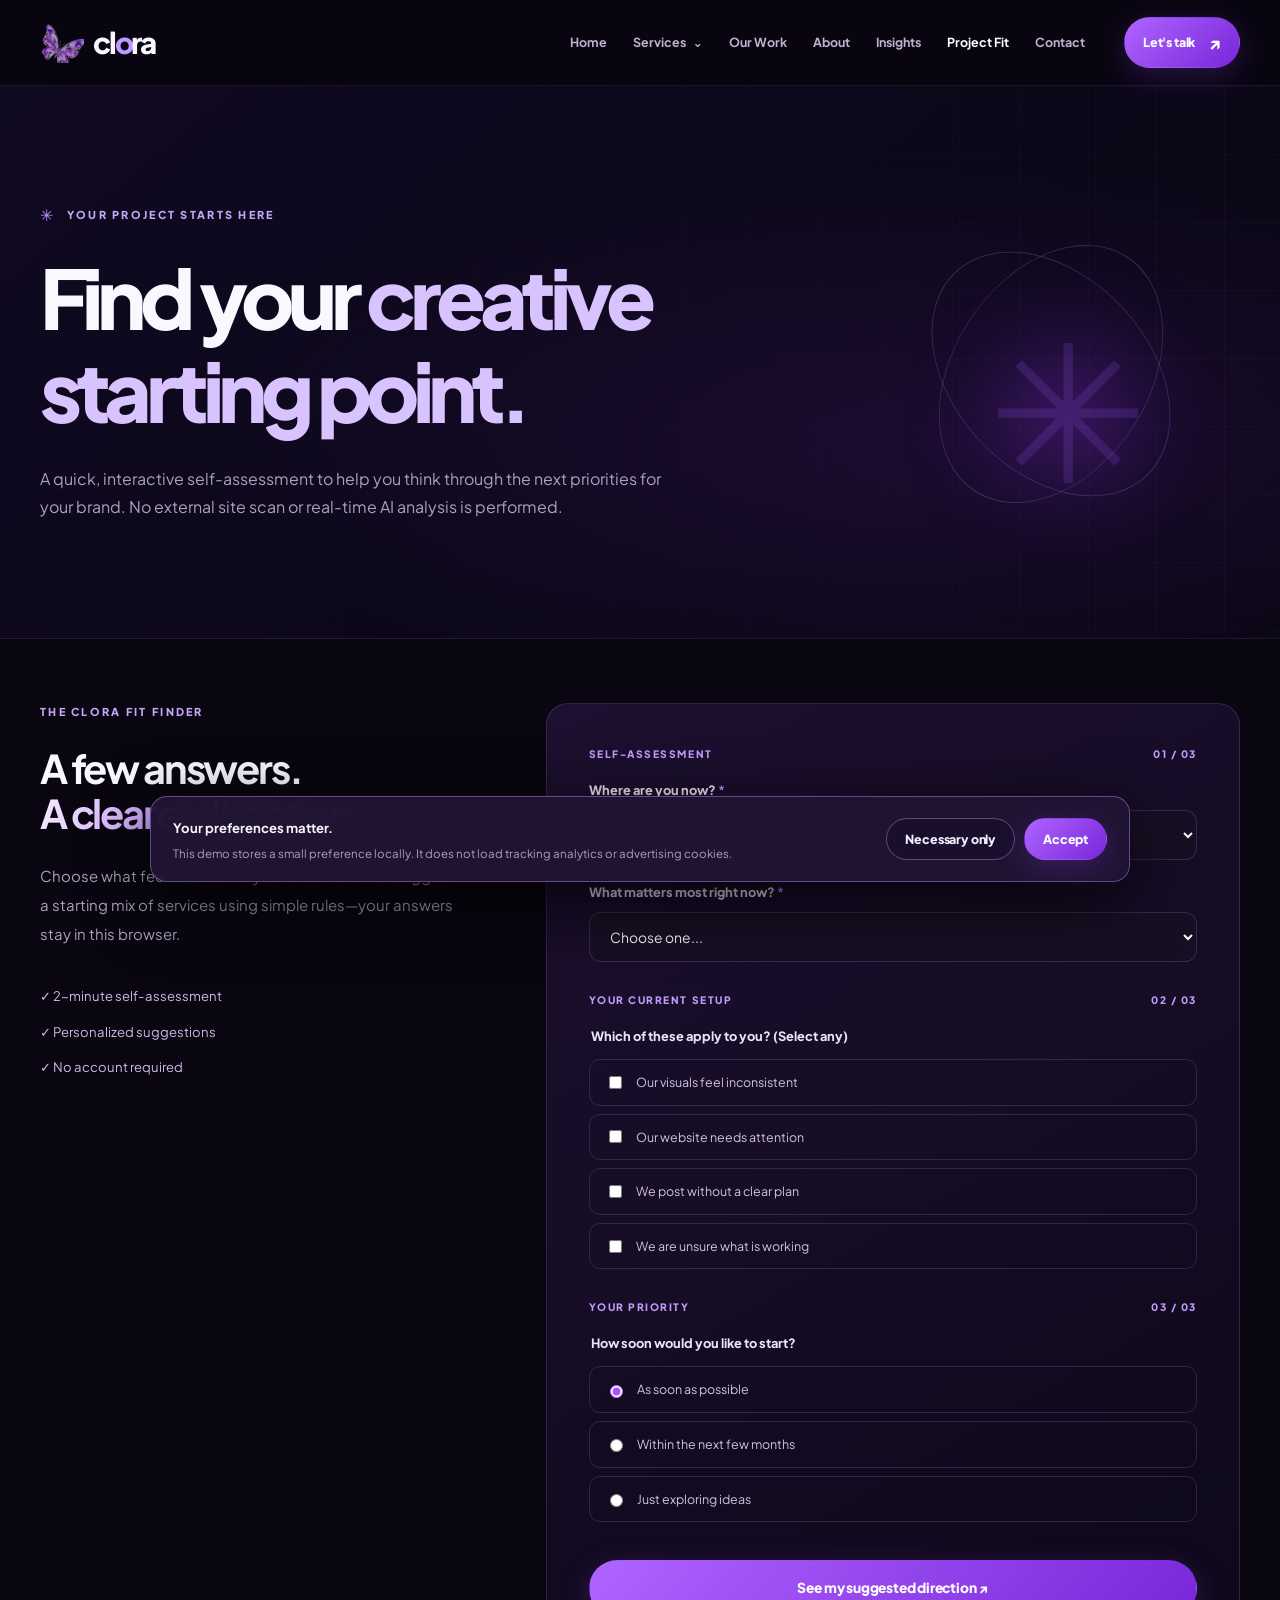
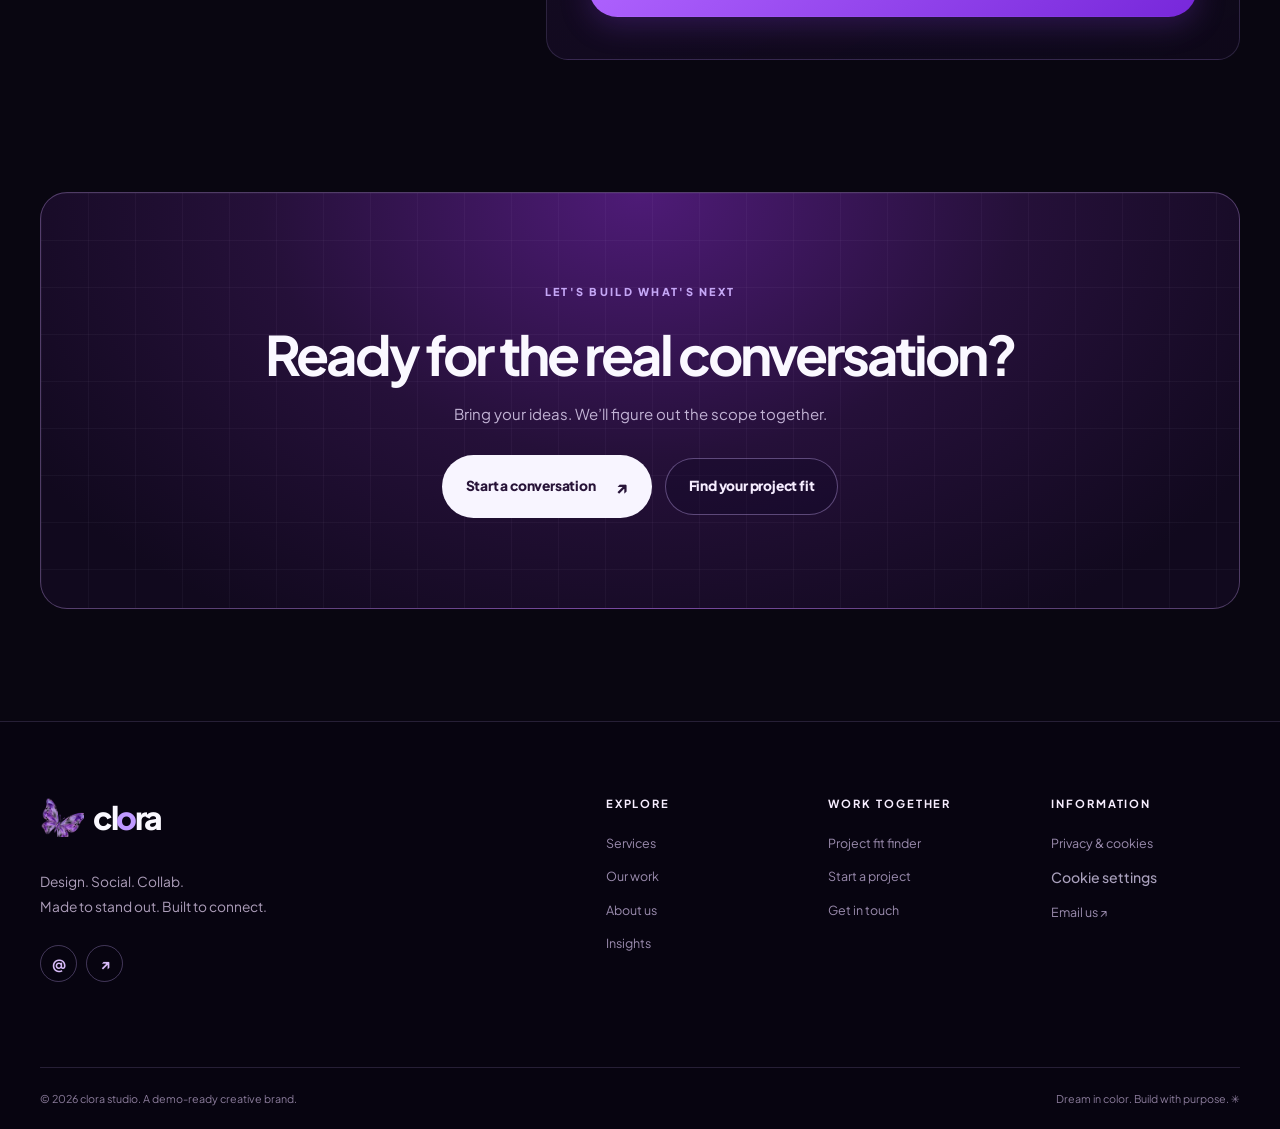
<file: clora-website/audit.html>
<!doctype html><html lang="en"><head><meta charset="utf-8"><meta name="viewport" content="width=device-width, initial-scale=1"><meta name="theme-color" content="#090611"><meta name="description" content="Use a quick self-assessment to explore creative digital services that could suit your project."><meta property="og:title" content="Project Fit Finder | CLORA"><meta property="og:description" content="Use a quick self-assessment to explore creative digital services that could suit your project."><meta property="og:type" content="website"><meta property="og:image" content="assets/clora-brand-poster.webp"><title>Project Fit Finder | CLORA</title><link rel="icon" type="image/png" href="assets/icon-64.png"><link rel="apple-touch-icon" href="assets/icon-180.png"><link rel="preconnect" href="https://fonts.googleapis.com"><link rel="preconnect" href="https://fonts.gstatic.com" crossorigin><link href="https://fonts.googleapis.com/css2?family=Plus+Jakarta+Sans:wght@400;500;600;700;800&display=swap" rel="stylesheet"><link rel="stylesheet" href="css/style.css"></head><body class="page-audit"><a class="skip-link" href="#main">Skip to content</a><div class="scroll-progress" aria-hidden="true"></div><header class="site-header" id="top"><div class="header-inner container"><a class="brand " href="index.html" aria-label="Clora home"><span class="brand-icon"><img src="assets/clora-butterfly.webp" alt="" width="46" height="44"></span><span class="brand-word">cl<span>o</span>ra</span></a><nav class="primary-nav" id="primaryNav" aria-label="Main navigation"><a href="index.html">Home</a><div class="nav-dropdown"><button class="dropdown-trigger " type="button" aria-expanded="false" aria-controls="servicesMenu">Services <span aria-hidden="true">⌄</span></button><div class="dropdown-panel" id="servicesMenu"><div class="dropdown-label">WHAT WE CREATE</div><div class="dropdown-grid"><a href="services.html#web"><span class="small-glyph">↗</span><span>Websites & digital experiences</span></a><a href="services.html#brand"><span class="small-glyph">✳</span><span>Brand identity & creative</span></a><a href="services.html#social"><span class="small-glyph">✦</span><span>Social & content</span></a><a href="services.html#growth"><span class="small-glyph">◎</span><span>Search & growth</span></a><a href="services.html#automation"><span class="small-glyph">⌘</span><span>AI & automation</span></a><a href="services.html#analytics"><span class="small-glyph">◈</span><span>Insights & optimization</span></a></div><a class="dropdown-footer" href="services.html">Explore all services <span>↗</span></a></div></div><a href="work.html">Our Work</a><a href="about.html">About</a><a href="insights.html">Insights</a><a href="audit.html" class="nav-active" aria-current="page">Project Fit</a><a href="contact.html">Contact</a><a href="contact.html" class="btn btn-small btn-primary mobile-nav-cta">Start a project <span aria-hidden="true">↗</span></a></nav><a href="contact.html" class="btn btn-small btn-primary header-cta">Let's talk <span aria-hidden="true">↗</span></a><button class="menu-toggle" aria-label="Open navigation" aria-controls="primaryNav" aria-expanded="false" type="button"><span></span><span></span><span></span></button></div></header><main id="main"><section class="page-hero"><div class="container"><div class="page-hero-inner"><div class="eyebrow"><span class="spark">✳</span> YOUR PROJECT STARTS HERE</div><h1>Find your <em>creative starting point.</em></h1><p>A quick, interactive self-assessment to help you think through the next priorities for your brand. No external site scan or real-time AI analysis is performed.</p></div><div class="page-orbit" aria-hidden="true"><span></span><span></span><b>✳</b></div></div></section><section class="section compact-top"><div class="container audit-layout"><div class="audit-side"><div class="mini-label">THE CLORA FIT FINDER</div><h2>A few answers.<br><span class="gradient-text">A clearer direction.</span></h2><p>Choose what feels closest to your situation. We’ll suggest a starting mix of services using simple rules—your answers stay in this browser.</p><ul><li>✓ 2-minute self-assessment</li><li>✓ Personalized suggestions</li><li>✓ No account required</li></ul></div><div class="audit-panel glass-card"><form id="auditForm"><div class="step-count">SELF-ASSESSMENT <span>01 / 03</span></div><div class="form-field"><label for="businessStage">Where are you now? <span>*</span></label><select id="businessStage" name="stage" class="input-control" required><option value="">Choose your stage...</option><option value="new">Launching something new</option><option value="growing">Growing an existing brand</option><option value="refresh">Refreshing or repositioning</option></select></div><div class="form-field"><label for="primaryGoal">What matters most right now? <span>*</span></label><select id="primaryGoal" name="goal" class="input-control" required><option value="">Choose one...</option><option value="identity">A stronger brand identity</option><option value="website">A website that works harder</option><option value="audience">Connecting with more people</option><option value="leads">More qualified enquiries</option><option value="time">Saving time with smarter tools</option></select></div><div class="step-count step-secondary">YOUR CURRENT SETUP <span>02 / 03</span></div><fieldset class="choice-field"><legend>Which of these apply to you? (Select any)</legend><label><input type="checkbox" name="gaps" value="brand"><span>Our visuals feel inconsistent</span></label><label><input type="checkbox" name="gaps" value="web"><span>Our website needs attention</span></label><label><input type="checkbox" name="gaps" value="social"><span>We post without a clear plan</span></label><label><input type="checkbox" name="gaps" value="data"><span>We are unsure what is working</span></label></fieldset><div class="step-count step-secondary">YOUR PRIORITY <span>03 / 03</span></div><fieldset class="choice-field"><legend>How soon would you like to start?</legend><label><input type="radio" name="timeline" value="soon" checked><span>As soon as possible</span></label><label><input type="radio" name="timeline" value="planning"><span>Within the next few months</span></label><label><input type="radio" name="timeline" value="exploring"><span>Just exploring ideas</span></label></fieldset><button class="btn btn-primary btn-block" type="submit">See my suggested direction ↗</button></form><div id="auditResult" aria-live="polite" hidden><div class="eyebrow">YOUR SUGGESTED STARTING POINT</div><h3 id="auditHeadline"></h3><p id="auditRationale"></p><div id="auditSuggestions" class="recommended-list"></div><p class="caption-muted">This is a rules-based suggestion—not a website crawl, professional audit, quote or forecast.</p><div class="button-row"><button type="button" class="btn btn-outline" id="auditReset">Start again ↺</button><a class="btn btn-primary" href="contact.html?source=fit-finder" id="auditContact">Talk about this ↗</a></div></div></div></div></section><section class="cta-section section"><div class="container"><div class="cta-panel"><div class="cta-glow" aria-hidden="true"></div><div class="eyebrow">LET'S BUILD WHAT'S NEXT</div><h2>Ready for the real conversation?</h2><p>Bring your ideas. We’ll figure out the scope together.</p><div class="button-row center"><a href="contact.html" class="btn btn-white">Start a conversation <span>↗</span></a><a href="audit.html" class="btn btn-outline">Find your project fit</a></div></div></div></section></main><footer class="site-footer"><div class="container"><div class="footer-top"><div class="footer-identity"><a class="brand brand-footer" href="index.html" aria-label="Clora home"><span class="brand-icon"><img src="assets/clora-butterfly.webp" alt="" width="46" height="44"></span><span class="brand-word">cl<span>o</span>ra</span></a><p>Design. Social. Collab.<br>Made to stand out. Built to connect.</p><div class="social-links"><a href="mailto:hello@clora.example" aria-label="Email Clora">@</a><a href="contact.html" aria-label="Contact Clora">↗</a></div></div><div class="footer-links"><div><h4>Explore</h4><a href="services.html">Services</a><a href="work.html">Our work</a><a href="about.html">About us</a><a href="insights.html">Insights</a></div><div><h4>Work together</h4><a href="audit.html">Project fit finder</a><a href="contact.html">Start a project</a><a href="contact.html#contact-form">Get in touch</a></div><div><h4>Information</h4><a href="privacy.html">Privacy & cookies</a><button class="text-link" data-open-consent type="button">Cookie settings</button><a href="mailto:hello@clora.example">Email us ↗</a></div></div></div><div class="footer-bottom"><span>© <span data-year>2026</span> clora studio. A demo-ready creative brand.</span><span>Dream in color. Build with purpose. ✳</span></div></div></footer><button class="back-top" aria-label="Back to top" title="Back to top" type="button">↑</button><div id="toast" class="toast" role="status" aria-live="polite"></div><aside class="cookie-bar" id="cookieBar" aria-label="Cookie notice" hidden><div><strong>Your preferences matter.</strong><p>This demo stores a small preference locally. It does not load tracking analytics or advertising cookies.</p></div><div class="cookie-actions"><button type="button" class="btn btn-outline btn-small" data-cookie="necessary">Necessary only</button><button type="button" class="btn btn-primary btn-small" data-cookie="all">Accept</button></div></aside><script src="js/config.js" defer></script><script src="js/app.js" defer></script></body></html>
</file>
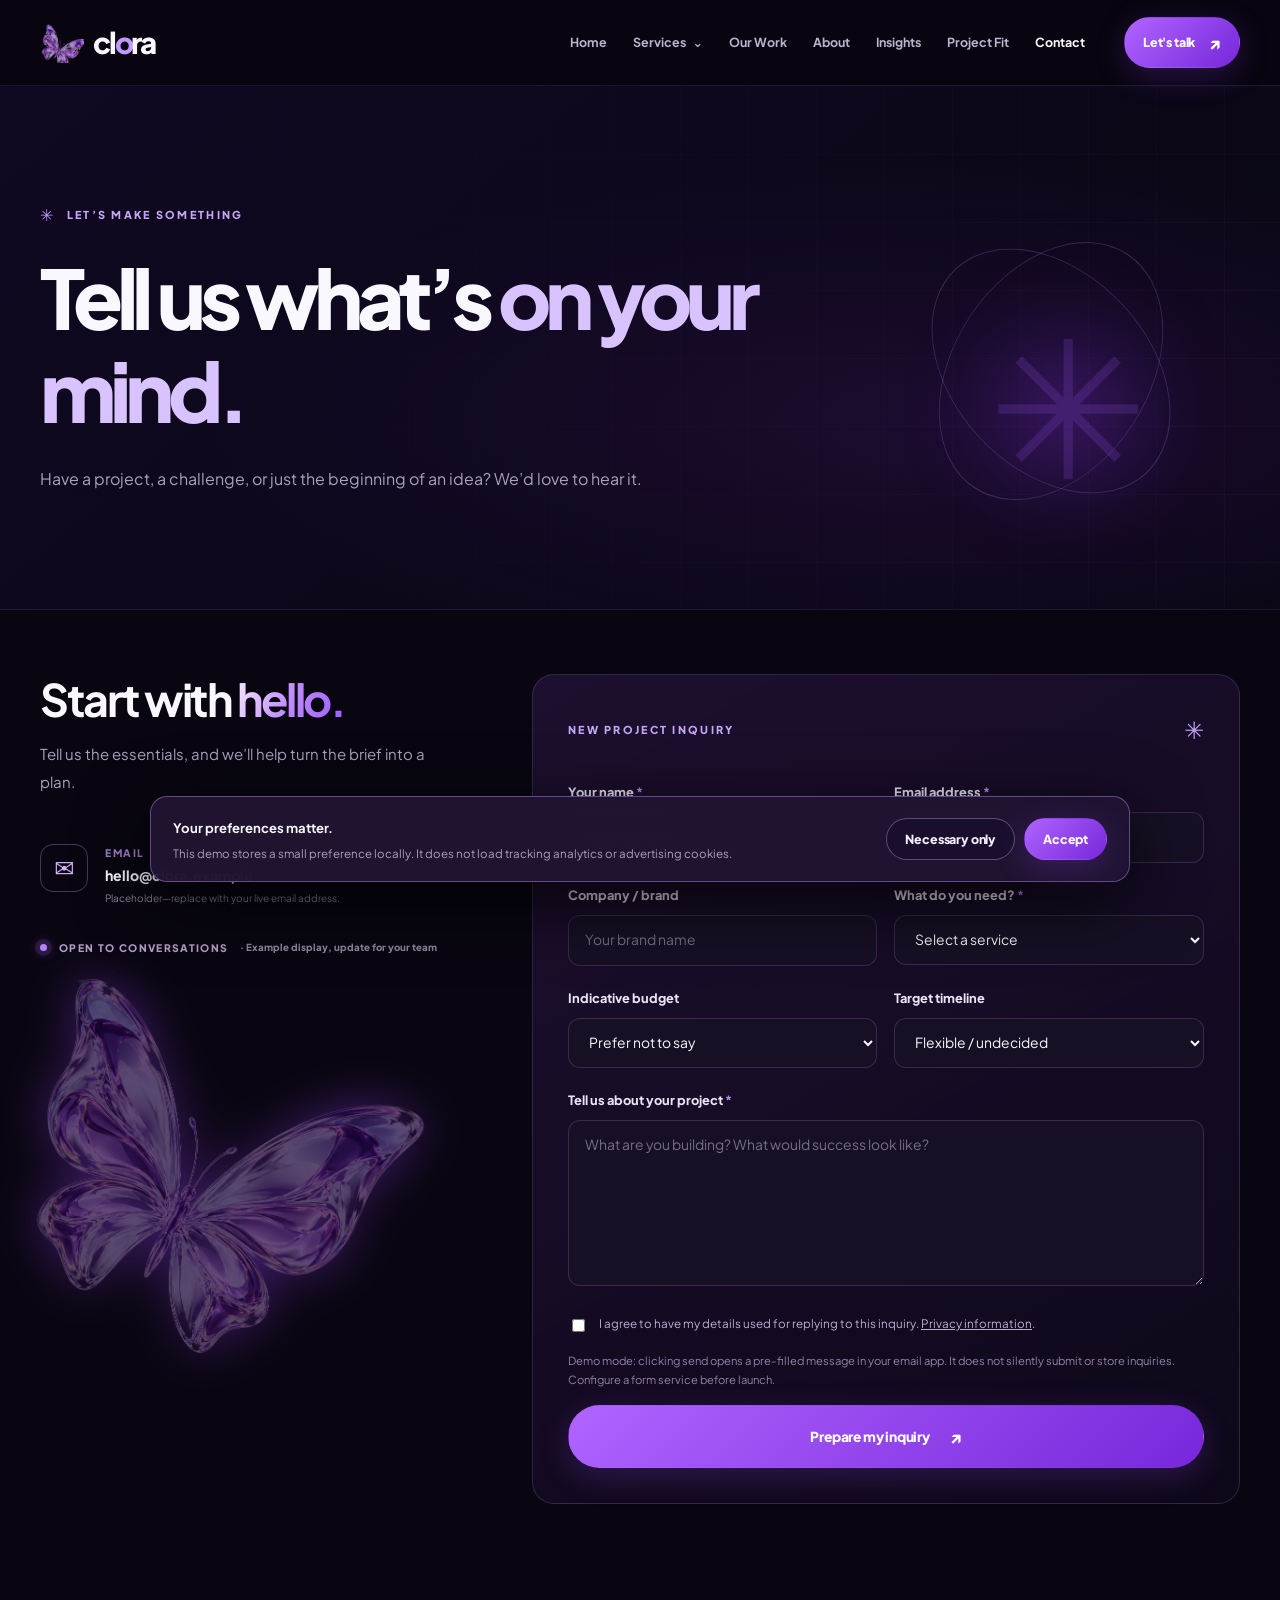
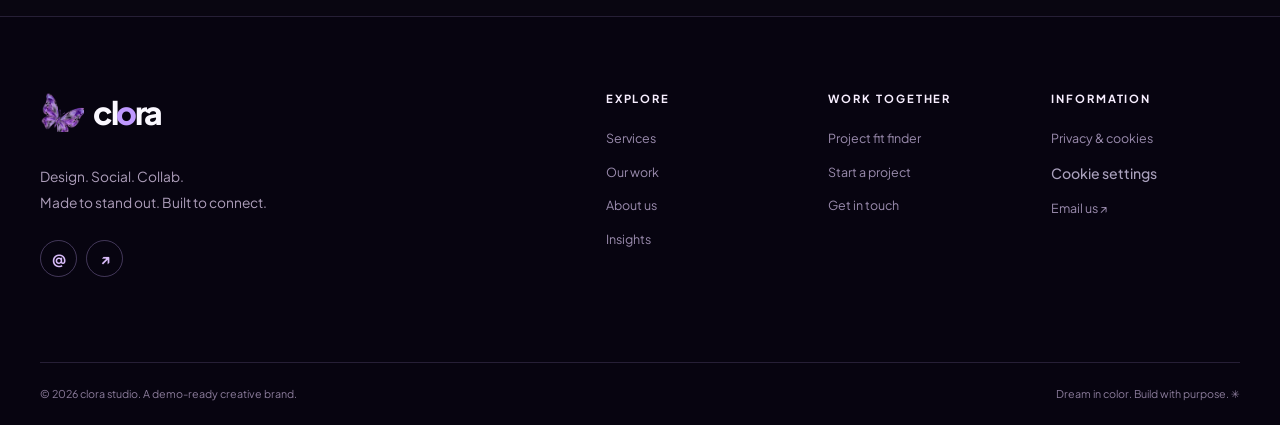
<file: clora-website/contact.html>
<!doctype html><html lang="en"><head><meta charset="utf-8"><meta name="viewport" content="width=device-width, initial-scale=1"><meta name="theme-color" content="#090611"><meta name="description" content="Talk to CLORA about brand identity, web design, creative content, digital strategy or collaborations."><meta property="og:title" content="Start a Project | CLORA"><meta property="og:description" content="Talk to CLORA about brand identity, web design, creative content, digital strategy or collaborations."><meta property="og:type" content="website"><meta property="og:image" content="assets/clora-brand-poster.webp"><title>Start a Project | CLORA</title><link rel="icon" type="image/png" href="assets/icon-64.png"><link rel="apple-touch-icon" href="assets/icon-180.png"><link rel="preconnect" href="https://fonts.googleapis.com"><link rel="preconnect" href="https://fonts.gstatic.com" crossorigin><link href="https://fonts.googleapis.com/css2?family=Plus+Jakarta+Sans:wght@400;500;600;700;800&display=swap" rel="stylesheet"><link rel="stylesheet" href="css/style.css"></head><body class="page-contact"><a class="skip-link" href="#main">Skip to content</a><div class="scroll-progress" aria-hidden="true"></div><header class="site-header" id="top"><div class="header-inner container"><a class="brand " href="index.html" aria-label="Clora home"><span class="brand-icon"><img src="assets/clora-butterfly.webp" alt="" width="46" height="44"></span><span class="brand-word">cl<span>o</span>ra</span></a><nav class="primary-nav" id="primaryNav" aria-label="Main navigation"><a href="index.html">Home</a><div class="nav-dropdown"><button class="dropdown-trigger " type="button" aria-expanded="false" aria-controls="servicesMenu">Services <span aria-hidden="true">⌄</span></button><div class="dropdown-panel" id="servicesMenu"><div class="dropdown-label">WHAT WE CREATE</div><div class="dropdown-grid"><a href="services.html#web"><span class="small-glyph">↗</span><span>Websites & digital experiences</span></a><a href="services.html#brand"><span class="small-glyph">✳</span><span>Brand identity & creative</span></a><a href="services.html#social"><span class="small-glyph">✦</span><span>Social & content</span></a><a href="services.html#growth"><span class="small-glyph">◎</span><span>Search & growth</span></a><a href="services.html#automation"><span class="small-glyph">⌘</span><span>AI & automation</span></a><a href="services.html#analytics"><span class="small-glyph">◈</span><span>Insights & optimization</span></a></div><a class="dropdown-footer" href="services.html">Explore all services <span>↗</span></a></div></div><a href="work.html">Our Work</a><a href="about.html">About</a><a href="insights.html">Insights</a><a href="audit.html">Project Fit</a><a href="contact.html" class="nav-active" aria-current="page">Contact</a><a href="contact.html" class="btn btn-small btn-primary mobile-nav-cta">Start a project <span aria-hidden="true">↗</span></a></nav><a href="contact.html" class="btn btn-small btn-primary header-cta">Let's talk <span aria-hidden="true">↗</span></a><button class="menu-toggle" aria-label="Open navigation" aria-controls="primaryNav" aria-expanded="false" type="button"><span></span><span></span><span></span></button></div></header><main id="main"><section class="page-hero"><div class="container"><div class="page-hero-inner"><div class="eyebrow"><span class="spark">✳</span> LET’S MAKE SOMETHING</div><h1>Tell us what’s <em>on your mind.</em></h1><p>Have a project, a challenge, or just the beginning of an idea? We’d love to hear it.</p></div><div class="page-orbit" aria-hidden="true"><span></span><span></span><b>✳</b></div></div></section><section class="section compact-top"><div class="container contact-layout"><div class="contact-intro"><h2>Start with <span class="gradient-text">hello.</span></h2><p>Tell us the essentials, and we’ll help turn the brief into a plan.</p><div class="contact-method"><span class="contact-method-icon">✉</span><span><small>EMAIL</small><a href="mailto:hello@clora.example">hello@clora.example</a><em>Placeholder—replace with your live email address.</em></span></div><div class="contact-availability"><span class="active-dot"></span> OPEN TO CONVERSATIONS <span class="caption-muted">· Example display, update for your team</span></div><div class="contact-picture"><img src="assets/clora-butterfly.webp" alt="" loading="lazy"></div></div><div class="contact-form-wrap glass-card" id="contact-form"><div class="form-top"><span class="mini-label">NEW PROJECT INQUIRY</span><span>✳</span></div><form id="contactForm" novalidate><div class="two-col"><div class="form-field"><label for="contactName">Your name <span>*</span></label><input id="contactName" class="input-control" name="name" type="text" required minlength="2" autocomplete="name" placeholder="Your full name"></div><div class="form-field"><label for="contactEmail">Email address <span>*</span></label><input id="contactEmail" class="input-control" name="email" type="email" required autocomplete="email" placeholder="you@company.com"></div></div><div class="two-col"><div class="form-field"><label for="contactCompany">Company / brand</label><input id="contactCompany" class="input-control" name="company" type="text" placeholder="Your brand name"></div><div class="form-field"><label for="contactService">What do you need? <span>*</span></label><select id="contactService" name="service" class="input-control" required><option value="">Select a service</option><option value="web">Websites & digital experiences</option><option value="brand">Brand identity & creative</option><option value="social">Social & content</option><option value="growth">Search & growth</option><option value="automation">AI & automation</option><option value="analytics">Insights & optimization</option><option value="not-sure">Not sure yet</option></select></div></div><div class="two-col"><div class="form-field"><label for="contactBudget">Indicative budget</label><select id="contactBudget" name="budget" class="input-control"><option value="">Prefer not to say</option><option value="under-5k">Below RM5,000</option><option value="5-15k">RM5,000–RM15,000</option><option value="15-40k">RM15,000–RM40,000</option><option value="40k+">RM40,000+</option><option value="discussion">Let’s discuss</option></select></div><div class="form-field"><label for="contactTime">Target timeline</label><select id="contactTime" name="timeline" class="input-control"><option value="">Flexible / undecided</option><option value="1-month">Within a month</option><option value="1-3-months">1–3 months</option><option value="later">3+ months</option></select></div></div><div class="form-field"><label for="contactMessage">Tell us about your project <span>*</span></label><textarea class="input-control" id="contactMessage" name="message" rows="6" required minlength="10" placeholder="What are you building? What would success look like?"></textarea></div><label class="consent-row"><input id="contactAgree" type="checkbox" required><span>I agree to have my details used for replying to this inquiry. <a href="privacy.html">Privacy information</a>.</span></label><div class="honeypot" aria-hidden="true"><label for="contactWebsite">Leave this blank</label><input id="contactWebsite" type="text" tabindex="-1" autocomplete="off"></div><p class="form-note">Demo mode: clicking send opens a pre-filled message in your email app. It does not silently submit or store inquiries. Configure a form service before launch.</p><p class="error-message" id="contactError" role="alert" hidden></p><button type="submit" class="btn btn-primary btn-block">Prepare my inquiry <span>↗</span></button></form></div></div></section></main><footer class="site-footer"><div class="container"><div class="footer-top"><div class="footer-identity"><a class="brand brand-footer" href="index.html" aria-label="Clora home"><span class="brand-icon"><img src="assets/clora-butterfly.webp" alt="" width="46" height="44"></span><span class="brand-word">cl<span>o</span>ra</span></a><p>Design. Social. Collab.<br>Made to stand out. Built to connect.</p><div class="social-links"><a href="mailto:hello@clora.example" aria-label="Email Clora">@</a><a href="contact.html" aria-label="Contact Clora">↗</a></div></div><div class="footer-links"><div><h4>Explore</h4><a href="services.html">Services</a><a href="work.html">Our work</a><a href="about.html">About us</a><a href="insights.html">Insights</a></div><div><h4>Work together</h4><a href="audit.html">Project fit finder</a><a href="contact.html">Start a project</a><a href="contact.html#contact-form">Get in touch</a></div><div><h4>Information</h4><a href="privacy.html">Privacy & cookies</a><button class="text-link" data-open-consent type="button">Cookie settings</button><a href="mailto:hello@clora.example">Email us ↗</a></div></div></div><div class="footer-bottom"><span>© <span data-year>2026</span> clora studio. A demo-ready creative brand.</span><span>Dream in color. Build with purpose. ✳</span></div></div></footer><button class="back-top" aria-label="Back to top" title="Back to top" type="button">↑</button><div id="toast" class="toast" role="status" aria-live="polite"></div><aside class="cookie-bar" id="cookieBar" aria-label="Cookie notice" hidden><div><strong>Your preferences matter.</strong><p>This demo stores a small preference locally. It does not load tracking analytics or advertising cookies.</p></div><div class="cookie-actions"><button type="button" class="btn btn-outline btn-small" data-cookie="necessary">Necessary only</button><button type="button" class="btn btn-primary btn-small" data-cookie="all">Accept</button></div></aside><script src="js/config.js" defer></script><script src="js/app.js" defer></script></body></html>
</file>
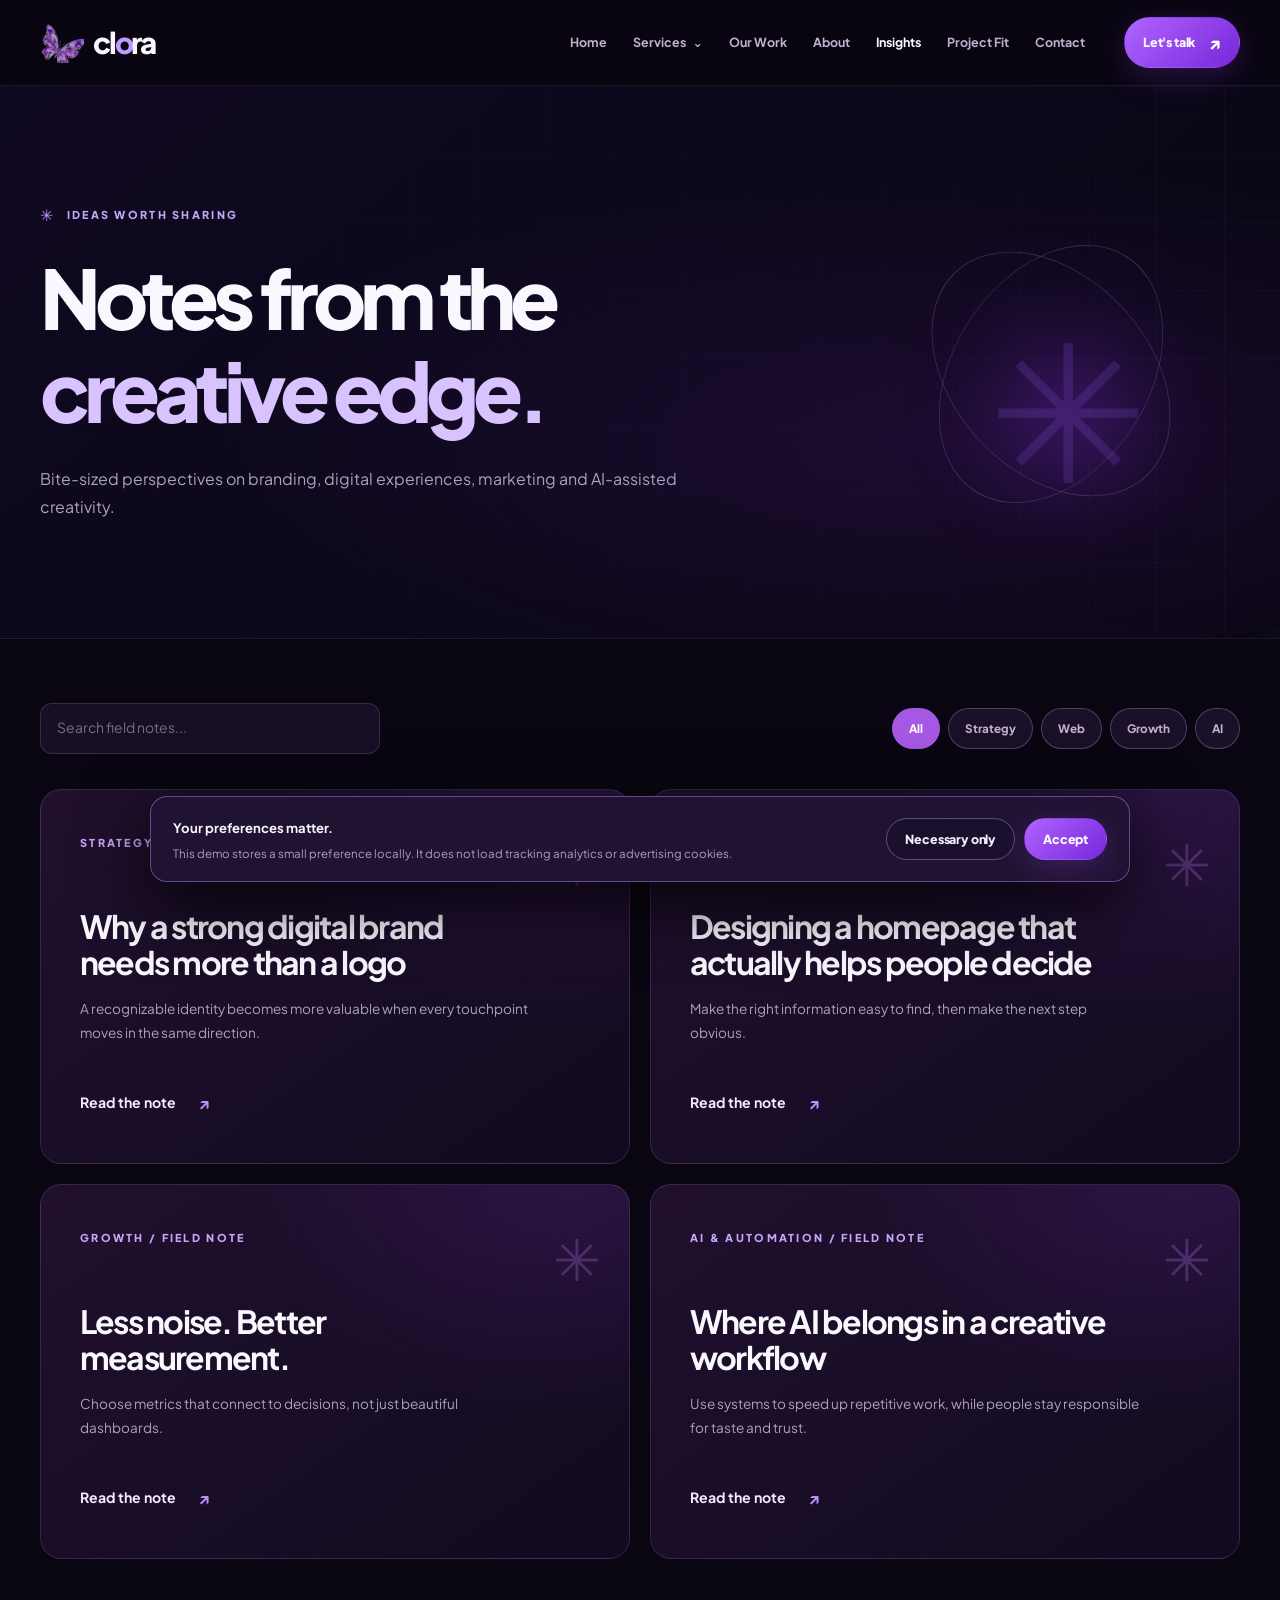
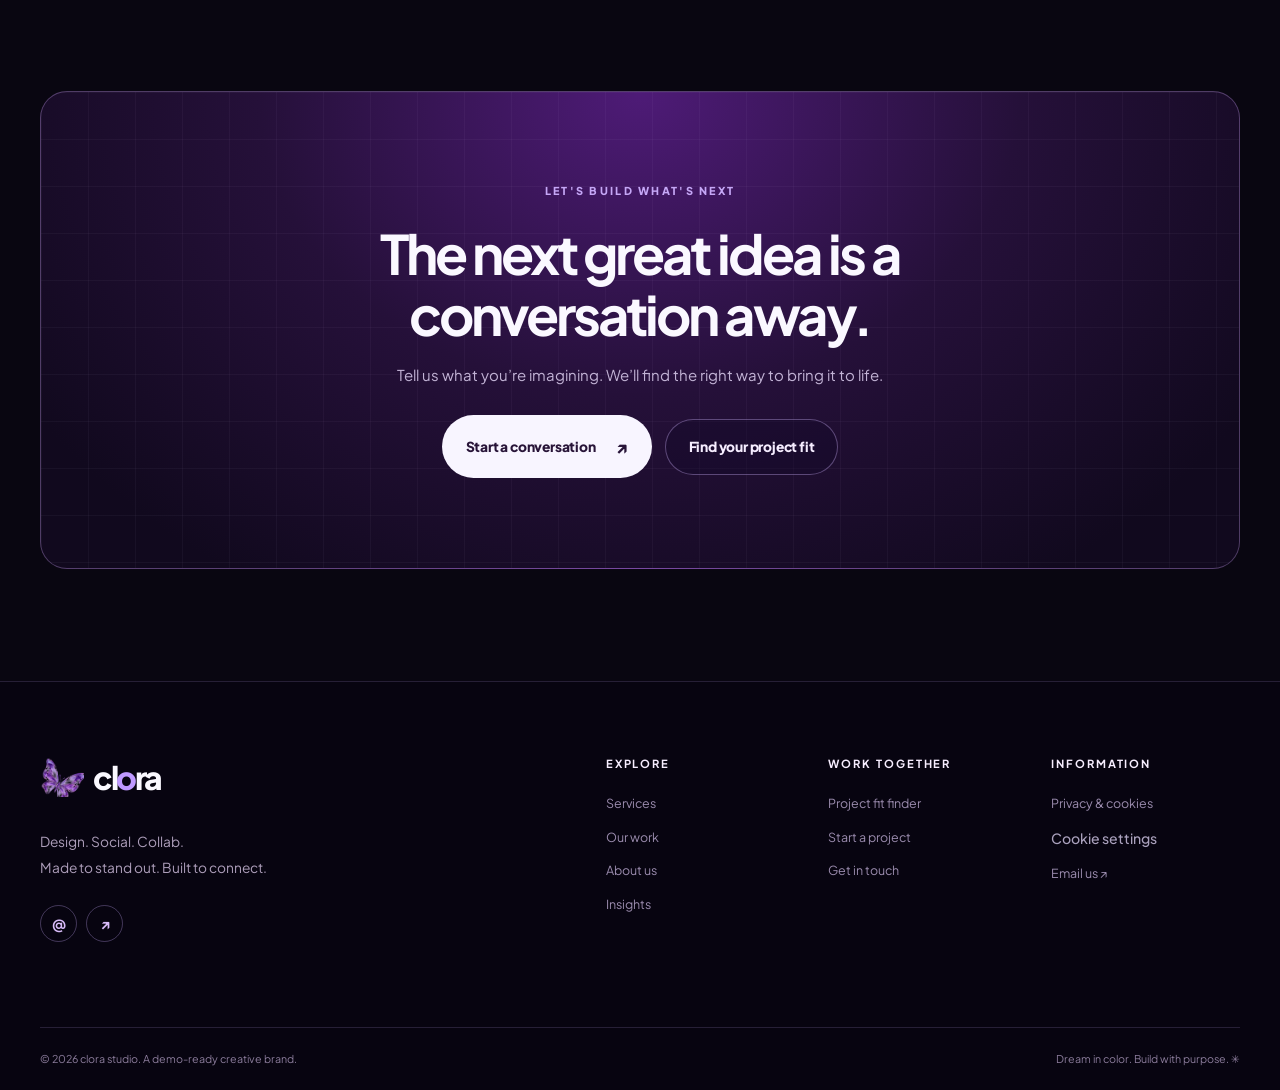
<file: clora-website/insights.html>
<!doctype html><html lang="en"><head><meta charset="utf-8"><meta name="viewport" content="width=device-width, initial-scale=1"><meta name="theme-color" content="#090611"><meta name="description" content="Ideas about design, creative strategy, modern websites and digital growth from CLORA."><meta property="og:title" content="Insights &amp; Ideas | CLORA"><meta property="og:description" content="Ideas about design, creative strategy, modern websites and digital growth from CLORA."><meta property="og:type" content="website"><meta property="og:image" content="assets/clora-brand-poster.webp"><title>Insights &amp; Ideas | CLORA</title><link rel="icon" type="image/png" href="assets/icon-64.png"><link rel="apple-touch-icon" href="assets/icon-180.png"><link rel="preconnect" href="https://fonts.googleapis.com"><link rel="preconnect" href="https://fonts.gstatic.com" crossorigin><link href="https://fonts.googleapis.com/css2?family=Plus+Jakarta+Sans:wght@400;500;600;700;800&display=swap" rel="stylesheet"><link rel="stylesheet" href="css/style.css"></head><body class="page-insights"><a class="skip-link" href="#main">Skip to content</a><div class="scroll-progress" aria-hidden="true"></div><header class="site-header" id="top"><div class="header-inner container"><a class="brand " href="index.html" aria-label="Clora home"><span class="brand-icon"><img src="assets/clora-butterfly.webp" alt="" width="46" height="44"></span><span class="brand-word">cl<span>o</span>ra</span></a><nav class="primary-nav" id="primaryNav" aria-label="Main navigation"><a href="index.html">Home</a><div class="nav-dropdown"><button class="dropdown-trigger " type="button" aria-expanded="false" aria-controls="servicesMenu">Services <span aria-hidden="true">⌄</span></button><div class="dropdown-panel" id="servicesMenu"><div class="dropdown-label">WHAT WE CREATE</div><div class="dropdown-grid"><a href="services.html#web"><span class="small-glyph">↗</span><span>Websites & digital experiences</span></a><a href="services.html#brand"><span class="small-glyph">✳</span><span>Brand identity & creative</span></a><a href="services.html#social"><span class="small-glyph">✦</span><span>Social & content</span></a><a href="services.html#growth"><span class="small-glyph">◎</span><span>Search & growth</span></a><a href="services.html#automation"><span class="small-glyph">⌘</span><span>AI & automation</span></a><a href="services.html#analytics"><span class="small-glyph">◈</span><span>Insights & optimization</span></a></div><a class="dropdown-footer" href="services.html">Explore all services <span>↗</span></a></div></div><a href="work.html">Our Work</a><a href="about.html">About</a><a href="insights.html" class="nav-active" aria-current="page">Insights</a><a href="audit.html">Project Fit</a><a href="contact.html">Contact</a><a href="contact.html" class="btn btn-small btn-primary mobile-nav-cta">Start a project <span aria-hidden="true">↗</span></a></nav><a href="contact.html" class="btn btn-small btn-primary header-cta">Let's talk <span aria-hidden="true">↗</span></a><button class="menu-toggle" aria-label="Open navigation" aria-controls="primaryNav" aria-expanded="false" type="button"><span></span><span></span><span></span></button></div></header><main id="main"><section class="page-hero"><div class="container"><div class="page-hero-inner"><div class="eyebrow"><span class="spark">✳</span> IDEAS WORTH SHARING</div><h1>Notes from the <em>creative edge.</em></h1><p>Bite-sized perspectives on branding, digital experiences, marketing and AI-assisted creativity.</p></div><div class="page-orbit" aria-hidden="true"><span></span><span></span><b>✳</b></div></div></section><section class="section compact-top"><div class="container"><div class="insight-toolbar"><label class="sr-only" for="insightSearch">Search articles</label><input class="input-control" type="search" id="insightSearch" placeholder="Search field notes..." autocomplete="off"><div class="filter-group" data-filter-group="insights"><button class="filter-chip is-active" data-filter="all" aria-pressed="true">All</button><button class="filter-chip" data-filter="strategy">Strategy</button><button class="filter-chip" data-filter="web">Web</button><button class="filter-chip" data-filter="growth">Growth</button><button class="filter-chip" data-filter="ai">AI</button></div></div><div class="article-grid" id="articleGrid"><article class="article-card" data-category="strategy" id="strategy"><span class="mini-label">Strategy / FIELD NOTE</span><div class="article-orbit">✳</div><h2>Why a strong digital brand needs more than a logo</h2><p>A recognizable identity becomes more valuable when every touchpoint moves in the same direction.</p><button class="text-arrow" data-article="strategy" type="button">Read the note <span>↗</span></button></article><article class="article-card" data-category="web" id="web"><span class="mini-label">Web design / FIELD NOTE</span><div class="article-orbit">✳</div><h2>Designing a homepage that actually helps people decide</h2><p>Make the right information easy to find, then make the next step obvious.</p><button class="text-arrow" data-article="web" type="button">Read the note <span>↗</span></button></article><article class="article-card" data-category="growth" id="growth"><span class="mini-label">Growth / FIELD NOTE</span><div class="article-orbit">✳</div><h2>Less noise. Better measurement.</h2><p>Choose metrics that connect to decisions, not just beautiful dashboards.</p><button class="text-arrow" data-article="growth" type="button">Read the note <span>↗</span></button></article><article class="article-card" data-category="ai" id="ai"><span class="mini-label">AI & automation / FIELD NOTE</span><div class="article-orbit">✳</div><h2>Where AI belongs in a creative workflow</h2><p>Use systems to speed up repetitive work, while people stay responsible for taste and trust.</p><button class="text-arrow" data-article="ai" type="button">Read the note <span>↗</span></button></article></div><div id="insightEmpty" class="empty-state" hidden>No field notes match your search.</div></div></section><dialog class="detail-dialog article-dialog" id="articleDialog" aria-label="Article"><button class="dialog-close" type="button" data-close-dialog aria-label="Close article">×</button><div class="dialog-copy"><span class="mini-label" id="articleDialogMeta"></span><h2 id="articleDialogTitle"></h2><p id="articleDialogIntro" class="lead"></p><p id="articleDialogContent"></p><button type="button" class="btn btn-outline" id="copyArticle">Copy article summary ↗</button></div></dialog><section class="cta-section section"><div class="container"><div class="cta-panel"><div class="cta-glow" aria-hidden="true"></div><div class="eyebrow">LET'S BUILD WHAT'S NEXT</div><h2>The next great idea is a conversation away.</h2><p>Tell us what you’re imagining. We’ll find the right way to bring it to life.</p><div class="button-row center"><a href="contact.html" class="btn btn-white">Start a conversation <span>↗</span></a><a href="audit.html" class="btn btn-outline">Find your project fit</a></div></div></div></section></main><footer class="site-footer"><div class="container"><div class="footer-top"><div class="footer-identity"><a class="brand brand-footer" href="index.html" aria-label="Clora home"><span class="brand-icon"><img src="assets/clora-butterfly.webp" alt="" width="46" height="44"></span><span class="brand-word">cl<span>o</span>ra</span></a><p>Design. Social. Collab.<br>Made to stand out. Built to connect.</p><div class="social-links"><a href="mailto:hello@clora.example" aria-label="Email Clora">@</a><a href="contact.html" aria-label="Contact Clora">↗</a></div></div><div class="footer-links"><div><h4>Explore</h4><a href="services.html">Services</a><a href="work.html">Our work</a><a href="about.html">About us</a><a href="insights.html">Insights</a></div><div><h4>Work together</h4><a href="audit.html">Project fit finder</a><a href="contact.html">Start a project</a><a href="contact.html#contact-form">Get in touch</a></div><div><h4>Information</h4><a href="privacy.html">Privacy & cookies</a><button class="text-link" data-open-consent type="button">Cookie settings</button><a href="mailto:hello@clora.example">Email us ↗</a></div></div></div><div class="footer-bottom"><span>© <span data-year>2026</span> clora studio. A demo-ready creative brand.</span><span>Dream in color. Build with purpose. ✳</span></div></div></footer><button class="back-top" aria-label="Back to top" title="Back to top" type="button">↑</button><div id="toast" class="toast" role="status" aria-live="polite"></div><aside class="cookie-bar" id="cookieBar" aria-label="Cookie notice" hidden><div><strong>Your preferences matter.</strong><p>This demo stores a small preference locally. It does not load tracking analytics or advertising cookies.</p></div><div class="cookie-actions"><button type="button" class="btn btn-outline btn-small" data-cookie="necessary">Necessary only</button><button type="button" class="btn btn-primary btn-small" data-cookie="all">Accept</button></div></aside><script src="js/config.js" defer></script><script src="js/app.js" defer></script></body></html>
</file>
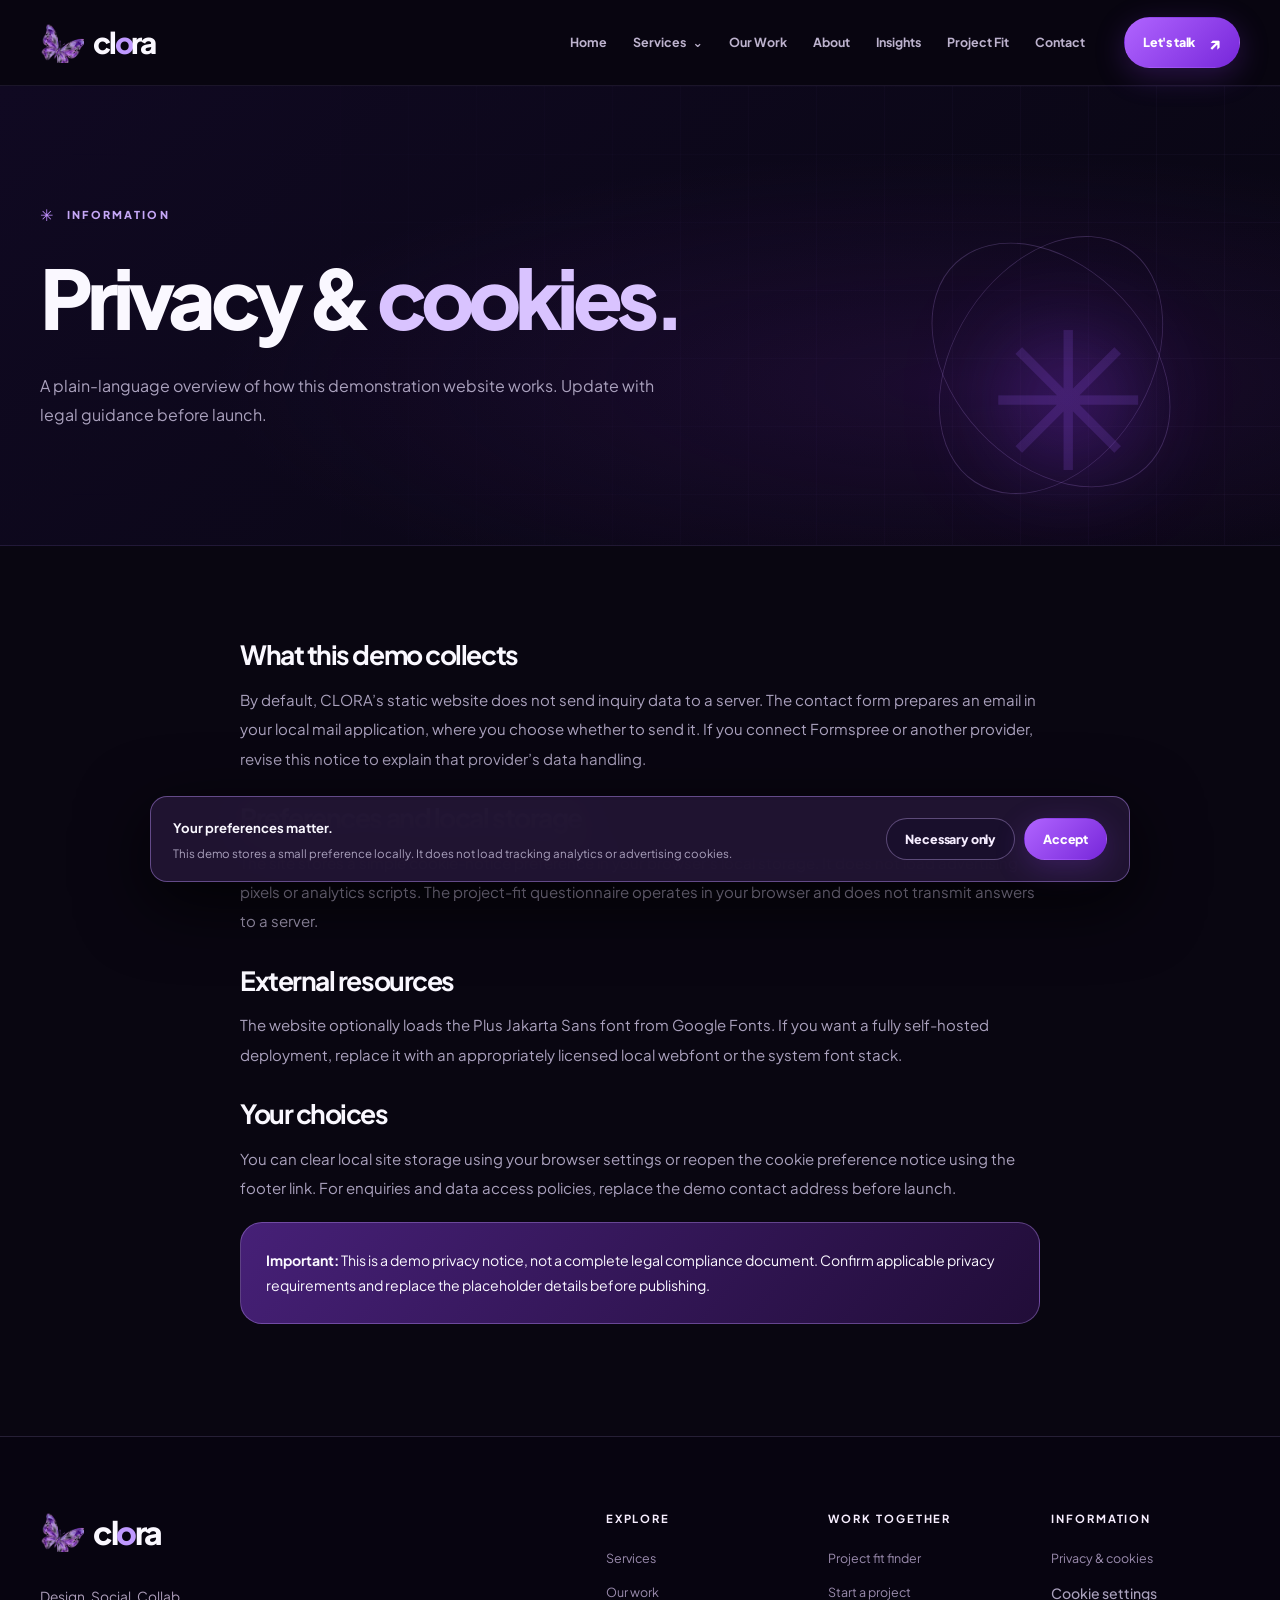
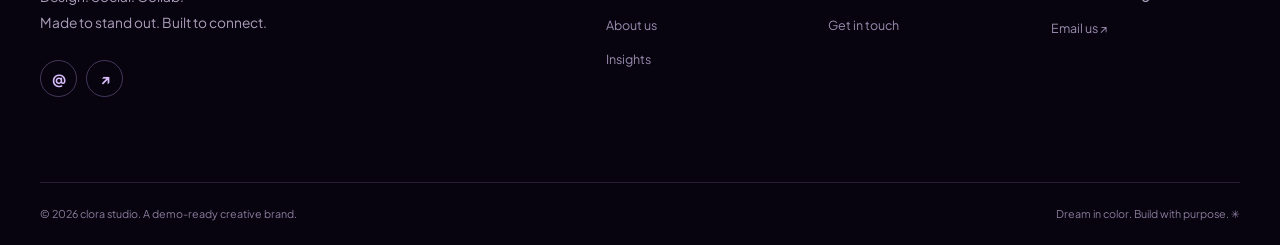
<file: clora-website/privacy.html>
<!doctype html><html lang="en"><head><meta charset="utf-8"><meta name="viewport" content="width=device-width, initial-scale=1"><meta name="theme-color" content="#090611"><meta name="description" content="Understand how the CLORA demonstration website uses browser storage and contact forms."><meta property="og:title" content="Privacy &amp; Cookies | CLORA"><meta property="og:description" content="Understand how the CLORA demonstration website uses browser storage and contact forms."><meta property="og:type" content="website"><meta property="og:image" content="assets/clora-brand-poster.webp"><title>Privacy &amp; Cookies | CLORA</title><link rel="icon" type="image/png" href="assets/icon-64.png"><link rel="apple-touch-icon" href="assets/icon-180.png"><link rel="preconnect" href="https://fonts.googleapis.com"><link rel="preconnect" href="https://fonts.gstatic.com" crossorigin><link href="https://fonts.googleapis.com/css2?family=Plus+Jakarta+Sans:wght@400;500;600;700;800&display=swap" rel="stylesheet"><link rel="stylesheet" href="css/style.css"></head><body class="page-privacy"><a class="skip-link" href="#main">Skip to content</a><div class="scroll-progress" aria-hidden="true"></div><header class="site-header" id="top"><div class="header-inner container"><a class="brand " href="index.html" aria-label="Clora home"><span class="brand-icon"><img src="assets/clora-butterfly.webp" alt="" width="46" height="44"></span><span class="brand-word">cl<span>o</span>ra</span></a><nav class="primary-nav" id="primaryNav" aria-label="Main navigation"><a href="index.html">Home</a><div class="nav-dropdown"><button class="dropdown-trigger " type="button" aria-expanded="false" aria-controls="servicesMenu">Services <span aria-hidden="true">⌄</span></button><div class="dropdown-panel" id="servicesMenu"><div class="dropdown-label">WHAT WE CREATE</div><div class="dropdown-grid"><a href="services.html#web"><span class="small-glyph">↗</span><span>Websites & digital experiences</span></a><a href="services.html#brand"><span class="small-glyph">✳</span><span>Brand identity & creative</span></a><a href="services.html#social"><span class="small-glyph">✦</span><span>Social & content</span></a><a href="services.html#growth"><span class="small-glyph">◎</span><span>Search & growth</span></a><a href="services.html#automation"><span class="small-glyph">⌘</span><span>AI & automation</span></a><a href="services.html#analytics"><span class="small-glyph">◈</span><span>Insights & optimization</span></a></div><a class="dropdown-footer" href="services.html">Explore all services <span>↗</span></a></div></div><a href="work.html">Our Work</a><a href="about.html">About</a><a href="insights.html">Insights</a><a href="audit.html">Project Fit</a><a href="contact.html">Contact</a><a href="contact.html" class="btn btn-small btn-primary mobile-nav-cta">Start a project <span aria-hidden="true">↗</span></a></nav><a href="contact.html" class="btn btn-small btn-primary header-cta">Let's talk <span aria-hidden="true">↗</span></a><button class="menu-toggle" aria-label="Open navigation" aria-controls="primaryNav" aria-expanded="false" type="button"><span></span><span></span><span></span></button></div></header><main id="main"><section class="page-hero"><div class="container"><div class="page-hero-inner"><div class="eyebrow"><span class="spark">✳</span> INFORMATION</div><h1>Privacy & <em>cookies.</em></h1><p>A plain-language overview of how this demonstration website works. Update with legal guidance before launch.</p></div><div class="page-orbit" aria-hidden="true"><span></span><span></span><b>✳</b></div></div></section><section class="section compact-top"><div class="container prose-page"><h2>What this demo collects</h2><p>By default, CLORA’s static website does not send inquiry data to a server. The contact form prepares an email in your local mail application, where you choose whether to send it. If you connect Formspree or another provider, revise this notice to explain that provider’s data handling.</p><h2>Preferences and local storage</h2><p>The site stores a simple cookie-notice preference in your browser’s local storage. It does not load advertising pixels or analytics scripts. The project-fit questionnaire operates in your browser and does not transmit answers to a server.</p><h2>External resources</h2><p>The website optionally loads the Plus Jakarta Sans font from Google Fonts. If you want a fully self-hosted deployment, replace it with an appropriately licensed local webfont or the system font stack.</p><h2>Your choices</h2><p>You can clear local site storage using your browser settings or reopen the cookie preference notice using the footer link. For enquiries and data access policies, replace the demo contact address before launch.</p><div class="banner-note small"><strong>Important:</strong> This is a demo privacy notice, not a complete legal compliance document. Confirm applicable privacy requirements and replace the placeholder details before publishing.</div></div></section></main><footer class="site-footer"><div class="container"><div class="footer-top"><div class="footer-identity"><a class="brand brand-footer" href="index.html" aria-label="Clora home"><span class="brand-icon"><img src="assets/clora-butterfly.webp" alt="" width="46" height="44"></span><span class="brand-word">cl<span>o</span>ra</span></a><p>Design. Social. Collab.<br>Made to stand out. Built to connect.</p><div class="social-links"><a href="mailto:hello@clora.example" aria-label="Email Clora">@</a><a href="contact.html" aria-label="Contact Clora">↗</a></div></div><div class="footer-links"><div><h4>Explore</h4><a href="services.html">Services</a><a href="work.html">Our work</a><a href="about.html">About us</a><a href="insights.html">Insights</a></div><div><h4>Work together</h4><a href="audit.html">Project fit finder</a><a href="contact.html">Start a project</a><a href="contact.html#contact-form">Get in touch</a></div><div><h4>Information</h4><a href="privacy.html">Privacy & cookies</a><button class="text-link" data-open-consent type="button">Cookie settings</button><a href="mailto:hello@clora.example">Email us ↗</a></div></div></div><div class="footer-bottom"><span>© <span data-year>2026</span> clora studio. A demo-ready creative brand.</span><span>Dream in color. Build with purpose. ✳</span></div></div></footer><button class="back-top" aria-label="Back to top" title="Back to top" type="button">↑</button><div id="toast" class="toast" role="status" aria-live="polite"></div><aside class="cookie-bar" id="cookieBar" aria-label="Cookie notice" hidden><div><strong>Your preferences matter.</strong><p>This demo stores a small preference locally. It does not load tracking analytics or advertising cookies.</p></div><div class="cookie-actions"><button type="button" class="btn btn-outline btn-small" data-cookie="necessary">Necessary only</button><button type="button" class="btn btn-primary btn-small" data-cookie="all">Accept</button></div></aside><script src="js/config.js" defer></script><script src="js/app.js" defer></script></body></html>
</file>
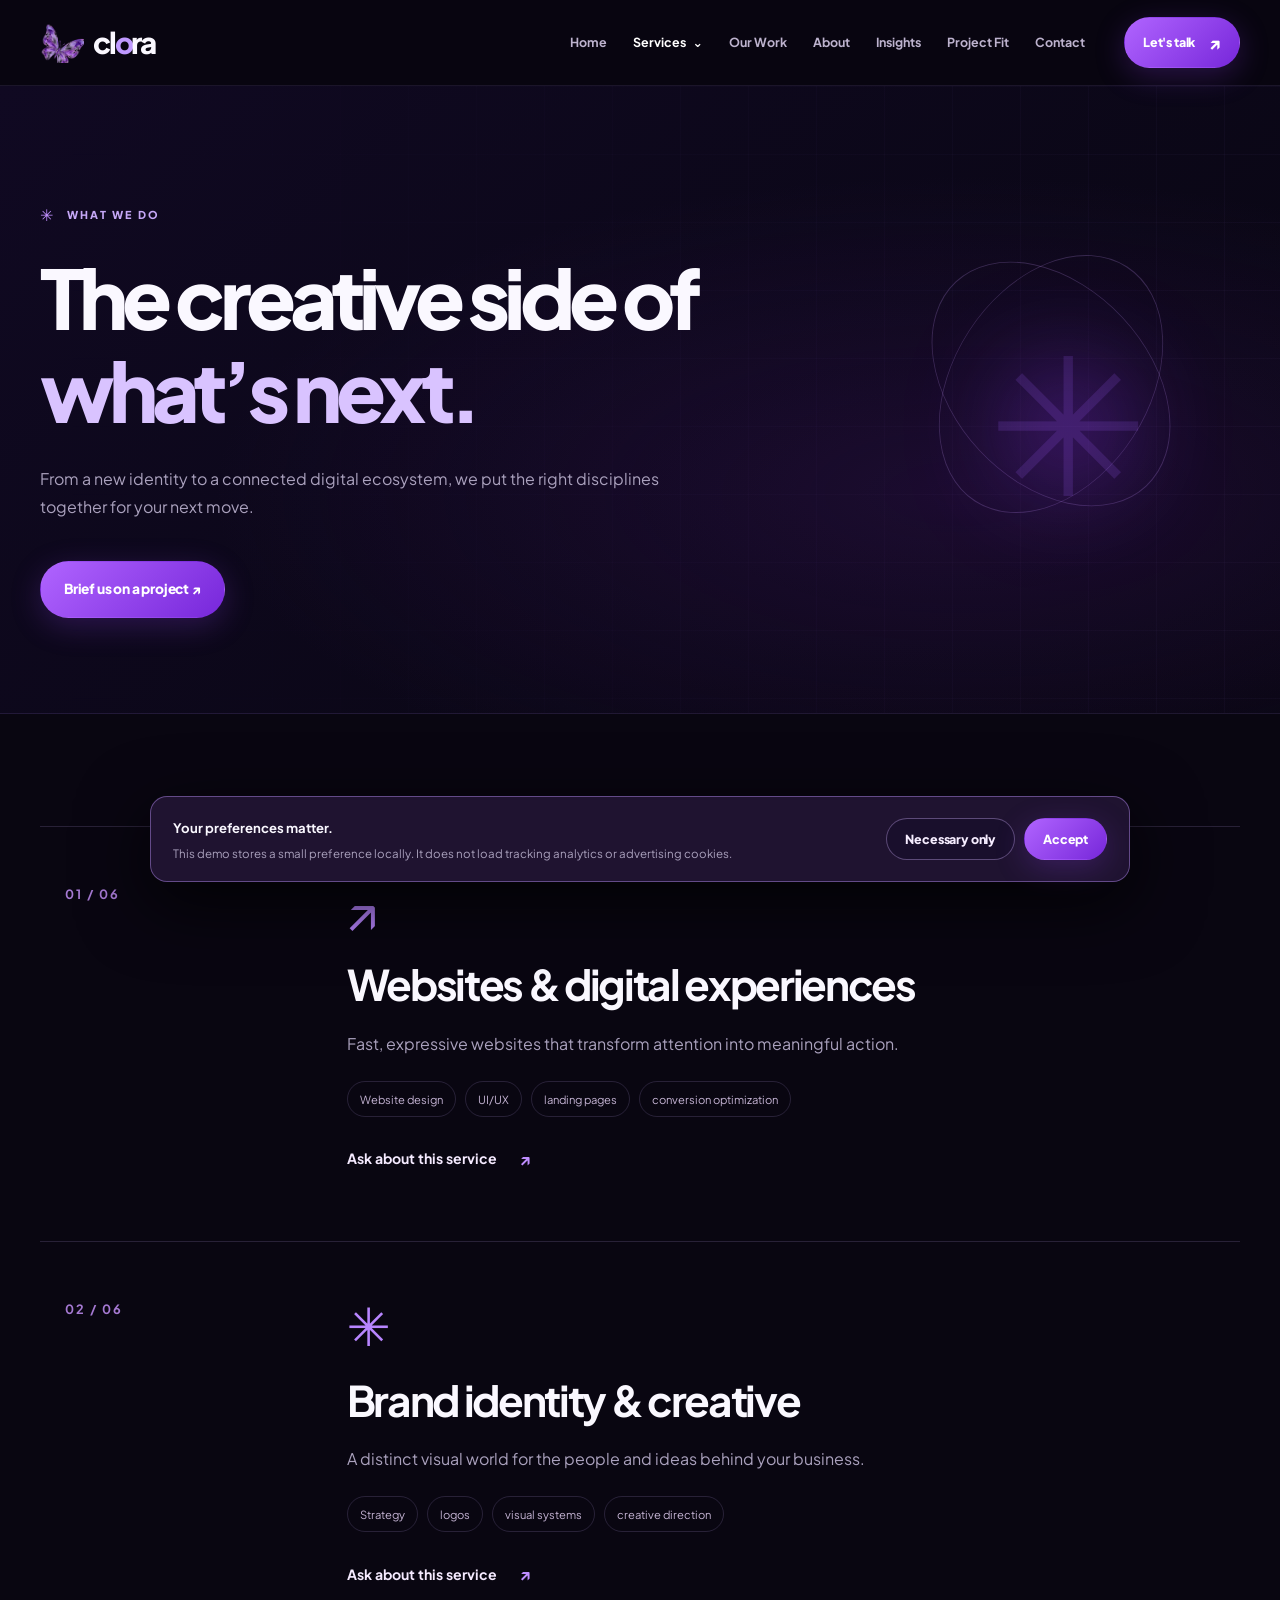
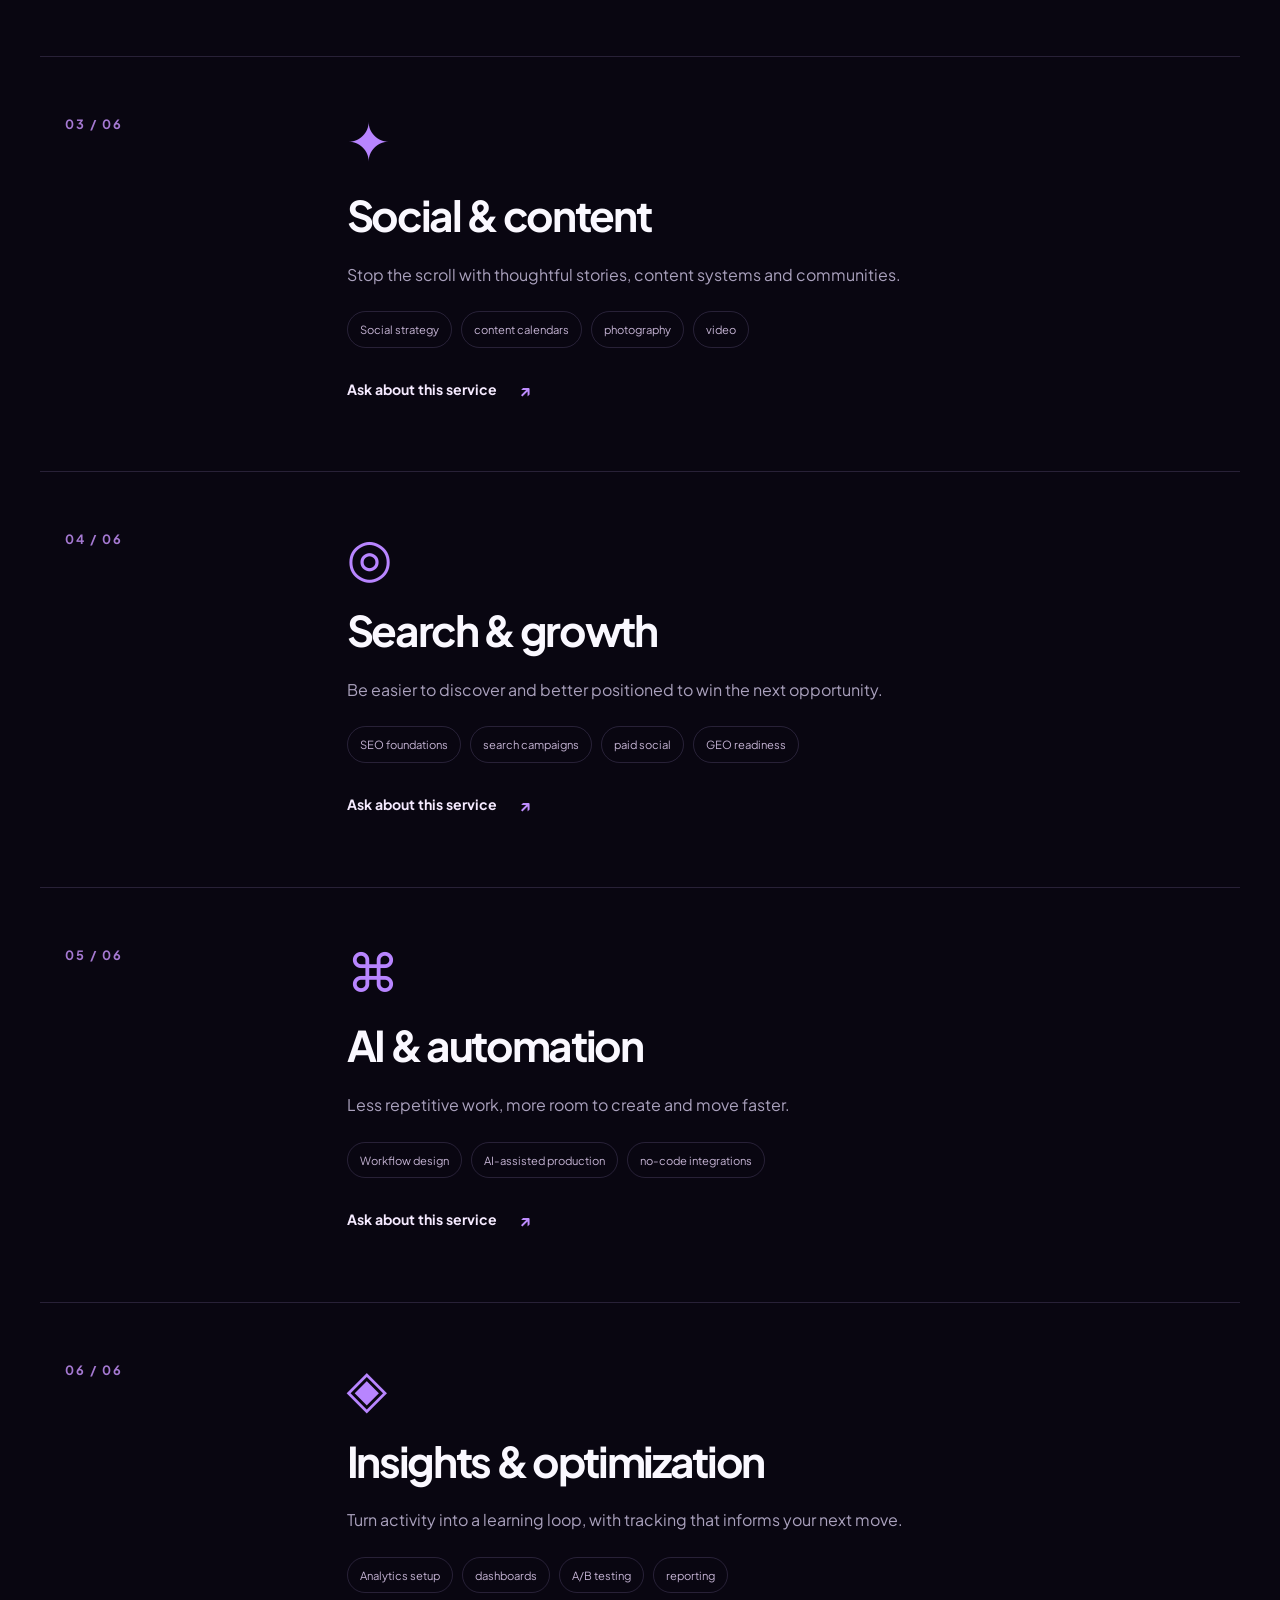
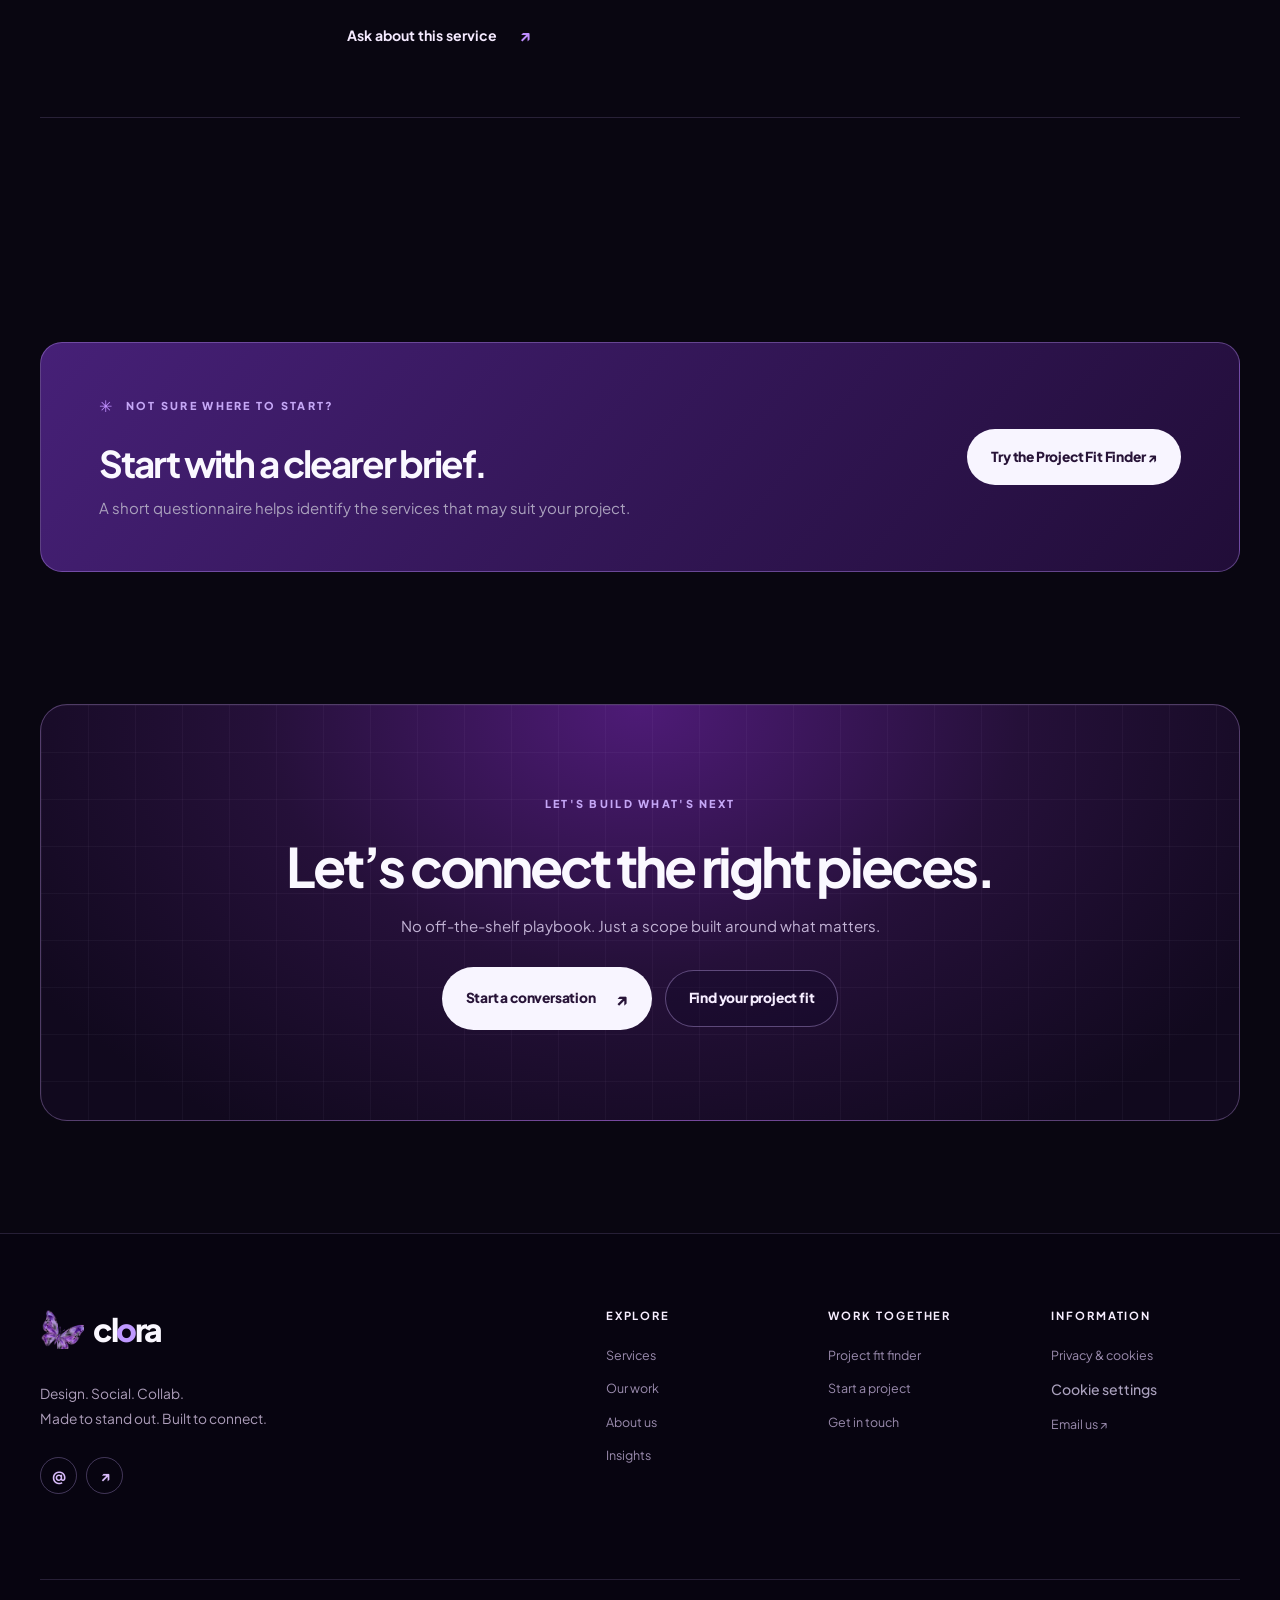
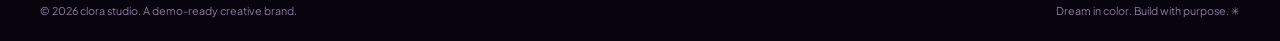
<file: clora-website/services.html>
<!doctype html><html lang="en"><head><meta charset="utf-8"><meta name="viewport" content="width=device-width, initial-scale=1"><meta name="theme-color" content="#090611"><meta name="description" content="Explore CLORA services: branding, website design, social content, search, AI automation and insights."><meta property="og:title" content="Services | CLORA"><meta property="og:description" content="Explore CLORA services: branding, website design, social content, search, AI automation and insights."><meta property="og:type" content="website"><meta property="og:image" content="assets/clora-brand-poster.webp"><title>Services | CLORA</title><link rel="icon" type="image/png" href="assets/icon-64.png"><link rel="apple-touch-icon" href="assets/icon-180.png"><link rel="preconnect" href="https://fonts.googleapis.com"><link rel="preconnect" href="https://fonts.gstatic.com" crossorigin><link href="https://fonts.googleapis.com/css2?family=Plus+Jakarta+Sans:wght@400;500;600;700;800&display=swap" rel="stylesheet"><link rel="stylesheet" href="css/style.css"></head><body class="page-services"><a class="skip-link" href="#main">Skip to content</a><div class="scroll-progress" aria-hidden="true"></div><header class="site-header" id="top"><div class="header-inner container"><a class="brand " href="index.html" aria-label="Clora home"><span class="brand-icon"><img src="assets/clora-butterfly.webp" alt="" width="46" height="44"></span><span class="brand-word">cl<span>o</span>ra</span></a><nav class="primary-nav" id="primaryNav" aria-label="Main navigation"><a href="index.html">Home</a><div class="nav-dropdown"><button class="dropdown-trigger nav-active" type="button" aria-expanded="false" aria-controls="servicesMenu">Services <span aria-hidden="true">⌄</span></button><div class="dropdown-panel" id="servicesMenu"><div class="dropdown-label">WHAT WE CREATE</div><div class="dropdown-grid"><a href="services.html#web"><span class="small-glyph">↗</span><span>Websites & digital experiences</span></a><a href="services.html#brand"><span class="small-glyph">✳</span><span>Brand identity & creative</span></a><a href="services.html#social"><span class="small-glyph">✦</span><span>Social & content</span></a><a href="services.html#growth"><span class="small-glyph">◎</span><span>Search & growth</span></a><a href="services.html#automation"><span class="small-glyph">⌘</span><span>AI & automation</span></a><a href="services.html#analytics"><span class="small-glyph">◈</span><span>Insights & optimization</span></a></div><a class="dropdown-footer" href="services.html">Explore all services <span>↗</span></a></div></div><a href="work.html">Our Work</a><a href="about.html">About</a><a href="insights.html">Insights</a><a href="audit.html">Project Fit</a><a href="contact.html">Contact</a><a href="contact.html" class="btn btn-small btn-primary mobile-nav-cta">Start a project <span aria-hidden="true">↗</span></a></nav><a href="contact.html" class="btn btn-small btn-primary header-cta">Let's talk <span aria-hidden="true">↗</span></a><button class="menu-toggle" aria-label="Open navigation" aria-controls="primaryNav" aria-expanded="false" type="button"><span></span><span></span><span></span></button></div></header><main id="main"><section class="page-hero"><div class="container"><div class="page-hero-inner"><div class="eyebrow"><span class="spark">✳</span> WHAT WE DO</div><h1>The creative side of <em>what’s next.</em></h1><p>From a new identity to a connected digital ecosystem, we put the right disciplines together for your next move.</p><a class="btn btn-primary" href="contact.html">Brief us on a project ↗</a></div><div class="page-orbit" aria-hidden="true"><span></span><span></span><b>✳</b></div></div></section><section class="section"><div class="container"><div class="service-detail-list"><article class="service-detail" id="web"><div class="service-detail-no">01 / 06</div><div class="service-detail-main"><div class="service-icon">↗</div><h2>Websites & digital experiences</h2><p>Fast, expressive websites that transform attention into meaningful action.</p><div class="chip-list"><span>Website design</span><span>UI/UX</span><span>landing pages</span><span>conversion optimization</span></div><a href="contact.html?service=web" class="text-arrow">Ask about this service <span>↗</span></a></div></article><article class="service-detail" id="brand"><div class="service-detail-no">02 / 06</div><div class="service-detail-main"><div class="service-icon">✳</div><h2>Brand identity & creative</h2><p>A distinct visual world for the people and ideas behind your business.</p><div class="chip-list"><span>Strategy</span><span>logos</span><span>visual systems</span><span>creative direction</span></div><a href="contact.html?service=brand" class="text-arrow">Ask about this service <span>↗</span></a></div></article><article class="service-detail" id="social"><div class="service-detail-no">03 / 06</div><div class="service-detail-main"><div class="service-icon">✦</div><h2>Social & content</h2><p>Stop the scroll with thoughtful stories, content systems and communities.</p><div class="chip-list"><span>Social strategy</span><span>content calendars</span><span>photography</span><span>video</span></div><a href="contact.html?service=social" class="text-arrow">Ask about this service <span>↗</span></a></div></article><article class="service-detail" id="growth"><div class="service-detail-no">04 / 06</div><div class="service-detail-main"><div class="service-icon">◎</div><h2>Search & growth</h2><p>Be easier to discover and better positioned to win the next opportunity.</p><div class="chip-list"><span>SEO foundations</span><span>search campaigns</span><span>paid social</span><span>GEO readiness</span></div><a href="contact.html?service=growth" class="text-arrow">Ask about this service <span>↗</span></a></div></article><article class="service-detail" id="automation"><div class="service-detail-no">05 / 06</div><div class="service-detail-main"><div class="service-icon">⌘</div><h2>AI & automation</h2><p>Less repetitive work, more room to create and move faster.</p><div class="chip-list"><span>Workflow design</span><span>AI-assisted production</span><span>no-code integrations</span></div><a href="contact.html?service=automation" class="text-arrow">Ask about this service <span>↗</span></a></div></article><article class="service-detail" id="analytics"><div class="service-detail-no">06 / 06</div><div class="service-detail-main"><div class="service-icon">◈</div><h2>Insights & optimization</h2><p>Turn activity into a learning loop, with tracking that informs your next move.</p><div class="chip-list"><span>Analytics setup</span><span>dashboards</span><span>A/B testing</span><span>reporting</span></div><a href="contact.html?service=analytics" class="text-arrow">Ask about this service <span>↗</span></a></div></article></div></div></section><section class="section"><div class="container"><div class="banner-note"><div><div class="eyebrow"><span class="spark">✳</span> NOT SURE WHERE TO START?</div><h2>Start with a clearer brief.</h2><p>A short questionnaire helps identify the services that may suit your project.</p></div><a href="audit.html" class="btn btn-white">Try the Project Fit Finder ↗</a></div></div></section><section class="cta-section section"><div class="container"><div class="cta-panel"><div class="cta-glow" aria-hidden="true"></div><div class="eyebrow">LET'S BUILD WHAT'S NEXT</div><h2>Let’s connect the right pieces.</h2><p>No off-the-shelf playbook. Just a scope built around what matters.</p><div class="button-row center"><a href="contact.html" class="btn btn-white">Start a conversation <span>↗</span></a><a href="audit.html" class="btn btn-outline">Find your project fit</a></div></div></div></section></main><footer class="site-footer"><div class="container"><div class="footer-top"><div class="footer-identity"><a class="brand brand-footer" href="index.html" aria-label="Clora home"><span class="brand-icon"><img src="assets/clora-butterfly.webp" alt="" width="46" height="44"></span><span class="brand-word">cl<span>o</span>ra</span></a><p>Design. Social. Collab.<br>Made to stand out. Built to connect.</p><div class="social-links"><a href="mailto:hello@clora.example" aria-label="Email Clora">@</a><a href="contact.html" aria-label="Contact Clora">↗</a></div></div><div class="footer-links"><div><h4>Explore</h4><a href="services.html">Services</a><a href="work.html">Our work</a><a href="about.html">About us</a><a href="insights.html">Insights</a></div><div><h4>Work together</h4><a href="audit.html">Project fit finder</a><a href="contact.html">Start a project</a><a href="contact.html#contact-form">Get in touch</a></div><div><h4>Information</h4><a href="privacy.html">Privacy & cookies</a><button class="text-link" data-open-consent type="button">Cookie settings</button><a href="mailto:hello@clora.example">Email us ↗</a></div></div></div><div class="footer-bottom"><span>© <span data-year>2026</span> clora studio. A demo-ready creative brand.</span><span>Dream in color. Build with purpose. ✳</span></div></div></footer><button class="back-top" aria-label="Back to top" title="Back to top" type="button">↑</button><div id="toast" class="toast" role="status" aria-live="polite"></div><aside class="cookie-bar" id="cookieBar" aria-label="Cookie notice" hidden><div><strong>Your preferences matter.</strong><p>This demo stores a small preference locally. It does not load tracking analytics or advertising cookies.</p></div><div class="cookie-actions"><button type="button" class="btn btn-outline btn-small" data-cookie="necessary">Necessary only</button><button type="button" class="btn btn-primary btn-small" data-cookie="all">Accept</button></div></aside><script src="js/config.js" defer></script><script src="js/app.js" defer></script></body></html>
</file>
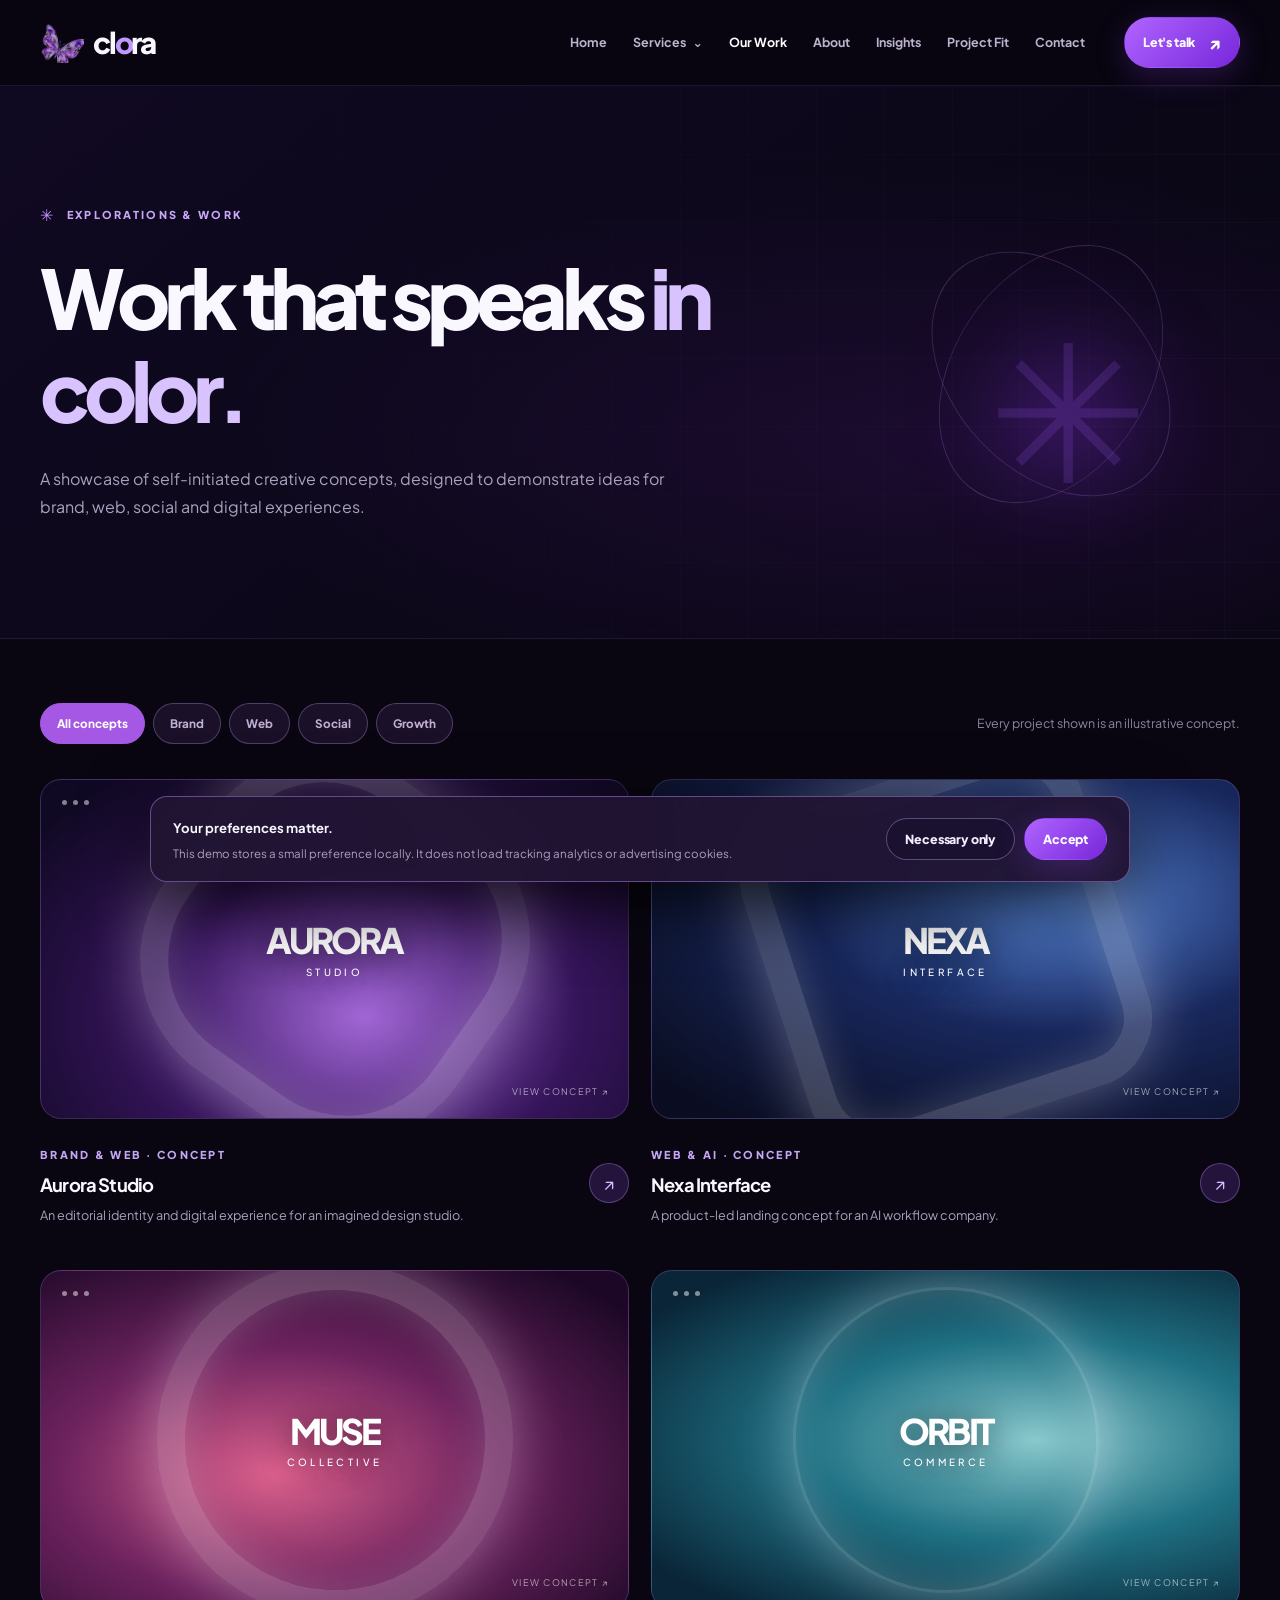
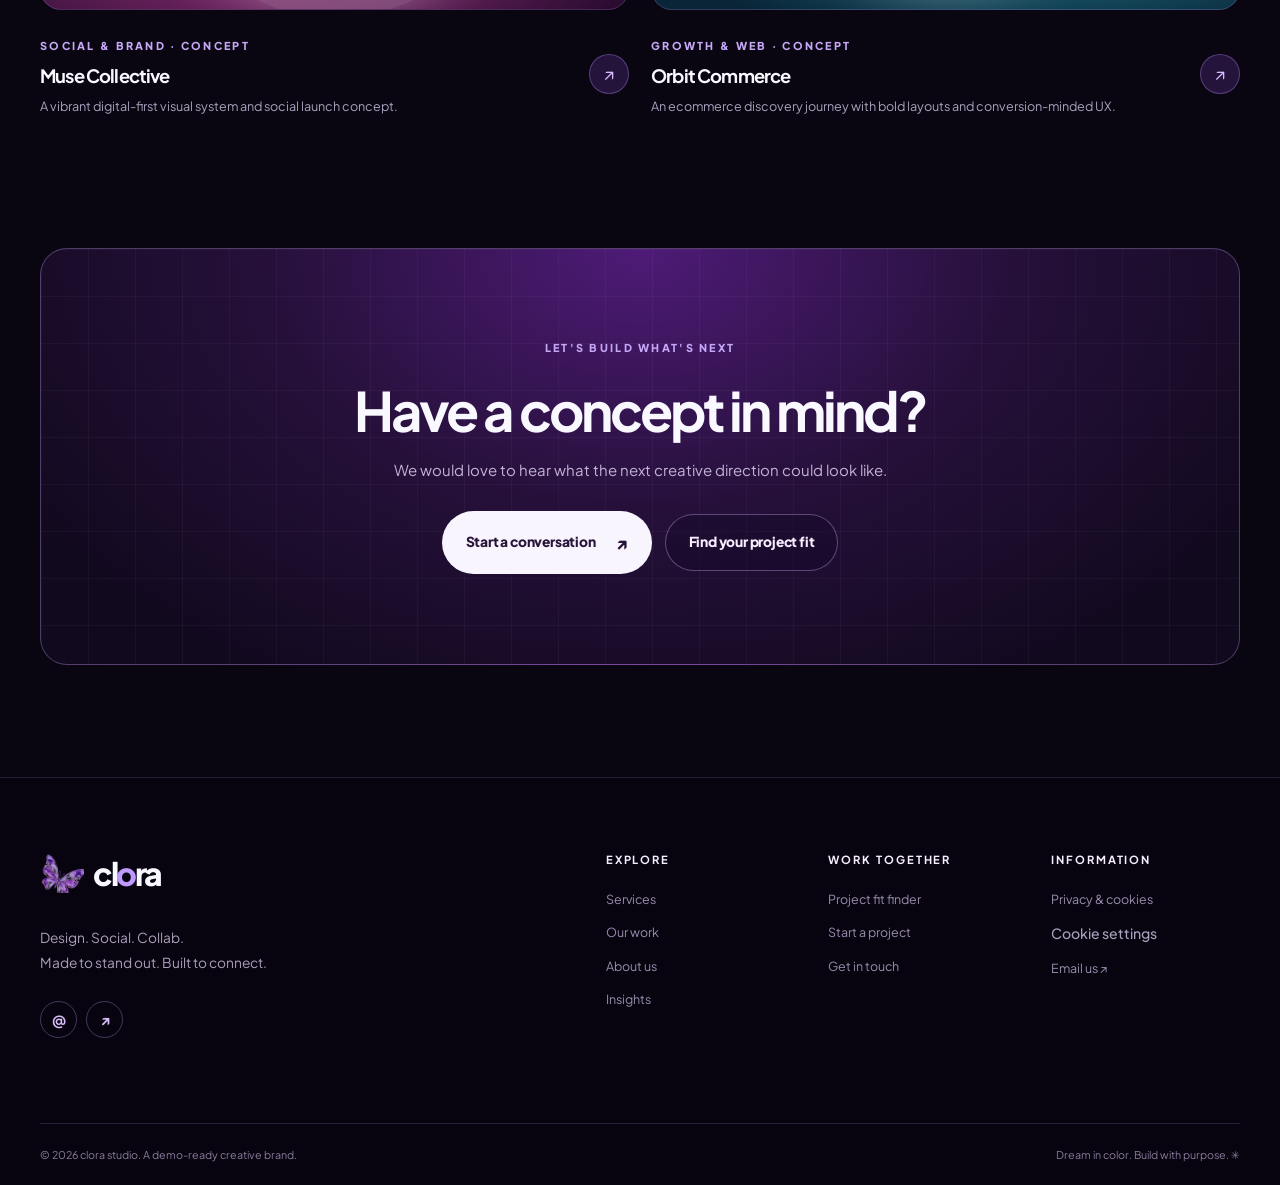
<file: clora-website/work.html>
<!doctype html><html lang="en"><head><meta charset="utf-8"><meta name="viewport" content="width=device-width, initial-scale=1"><meta name="theme-color" content="#090611"><meta name="description" content="Explore brand and digital concept studies from CLORA, a future-focused creative digital studio."><meta property="og:title" content="Creative Concepts | CLORA"><meta property="og:description" content="Explore brand and digital concept studies from CLORA, a future-focused creative digital studio."><meta property="og:type" content="website"><meta property="og:image" content="assets/clora-brand-poster.webp"><title>Creative Concepts | CLORA</title><link rel="icon" type="image/png" href="assets/icon-64.png"><link rel="apple-touch-icon" href="assets/icon-180.png"><link rel="preconnect" href="https://fonts.googleapis.com"><link rel="preconnect" href="https://fonts.gstatic.com" crossorigin><link href="https://fonts.googleapis.com/css2?family=Plus+Jakarta+Sans:wght@400;500;600;700;800&display=swap" rel="stylesheet"><link rel="stylesheet" href="css/style.css"></head><body class="page-work"><a class="skip-link" href="#main">Skip to content</a><div class="scroll-progress" aria-hidden="true"></div><header class="site-header" id="top"><div class="header-inner container"><a class="brand " href="index.html" aria-label="Clora home"><span class="brand-icon"><img src="assets/clora-butterfly.webp" alt="" width="46" height="44"></span><span class="brand-word">cl<span>o</span>ra</span></a><nav class="primary-nav" id="primaryNav" aria-label="Main navigation"><a href="index.html">Home</a><div class="nav-dropdown"><button class="dropdown-trigger " type="button" aria-expanded="false" aria-controls="servicesMenu">Services <span aria-hidden="true">⌄</span></button><div class="dropdown-panel" id="servicesMenu"><div class="dropdown-label">WHAT WE CREATE</div><div class="dropdown-grid"><a href="services.html#web"><span class="small-glyph">↗</span><span>Websites & digital experiences</span></a><a href="services.html#brand"><span class="small-glyph">✳</span><span>Brand identity & creative</span></a><a href="services.html#social"><span class="small-glyph">✦</span><span>Social & content</span></a><a href="services.html#growth"><span class="small-glyph">◎</span><span>Search & growth</span></a><a href="services.html#automation"><span class="small-glyph">⌘</span><span>AI & automation</span></a><a href="services.html#analytics"><span class="small-glyph">◈</span><span>Insights & optimization</span></a></div><a class="dropdown-footer" href="services.html">Explore all services <span>↗</span></a></div></div><a href="work.html" class="nav-active" aria-current="page">Our Work</a><a href="about.html">About</a><a href="insights.html">Insights</a><a href="audit.html">Project Fit</a><a href="contact.html">Contact</a><a href="contact.html" class="btn btn-small btn-primary mobile-nav-cta">Start a project <span aria-hidden="true">↗</span></a></nav><a href="contact.html" class="btn btn-small btn-primary header-cta">Let's talk <span aria-hidden="true">↗</span></a><button class="menu-toggle" aria-label="Open navigation" aria-controls="primaryNav" aria-expanded="false" type="button"><span></span><span></span><span></span></button></div></header><main id="main"><section class="page-hero"><div class="container"><div class="page-hero-inner"><div class="eyebrow"><span class="spark">✳</span> EXPLORATIONS & WORK</div><h1>Work that speaks <em>in color.</em></h1><p>A showcase of self-initiated creative concepts, designed to demonstrate ideas for brand, web, social and digital experiences.</p></div><div class="page-orbit" aria-hidden="true"><span></span><span></span><b>✳</b></div></div></section><section class="section compact-top"><div class="container"><div class="work-toolbar"><div class="filter-group" data-filter-group="work"><button class="filter-chip is-active" data-filter="all" aria-pressed="true">All concepts</button><button class="filter-chip" data-filter="brand">Brand</button><button class="filter-chip" data-filter="web">Web</button><button class="filter-chip" data-filter="social">Social</button><button class="filter-chip" data-filter="growth">Growth</button></div><span class="caption-muted">Every project shown is an illustrative concept.</span></div><div class="work-grid all-work"><article class="work-card" data-category="brand-web"><button class="work-picture project-aurora" type="button" data-project="aurora" aria-label="View details of Aurora Studio"><span class="mock-browser"><i></i><i></i><i></i></span><span class="mock-project-title">Aurora<small>Studio</small></span><span class="project-detail-label">VIEW CONCEPT ↗</span></button><div class="work-info"><div><span class="mini-label">Brand & Web · CONCEPT</span><h3>Aurora Studio</h3><p>An editorial identity and digital experience for an imagined design studio.</p></div><button class="icon-link" data-project="aurora" aria-label="Open Aurora Studio case study">↗</button></div></article><article class="work-card" data-category="web-ai"><button class="work-picture project-nexa" type="button" data-project="nexa" aria-label="View details of Nexa Interface"><span class="mock-browser"><i></i><i></i><i></i></span><span class="mock-project-title">Nexa<small>Interface</small></span><span class="project-detail-label">VIEW CONCEPT ↗</span></button><div class="work-info"><div><span class="mini-label">Web & AI · CONCEPT</span><h3>Nexa Interface</h3><p>A product-led landing concept for an AI workflow company.</p></div><button class="icon-link" data-project="nexa" aria-label="Open Nexa Interface case study">↗</button></div></article><article class="work-card" data-category="social-brand"><button class="work-picture project-muse" type="button" data-project="muse" aria-label="View details of Muse Collective"><span class="mock-browser"><i></i><i></i><i></i></span><span class="mock-project-title">Muse<small>Collective</small></span><span class="project-detail-label">VIEW CONCEPT ↗</span></button><div class="work-info"><div><span class="mini-label">Social & Brand · CONCEPT</span><h3>Muse Collective</h3><p>A vibrant digital-first visual system and social launch concept.</p></div><button class="icon-link" data-project="muse" aria-label="Open Muse Collective case study">↗</button></div></article><article class="work-card" data-category="growth-web"><button class="work-picture project-orbit" type="button" data-project="orbit" aria-label="View details of Orbit Commerce"><span class="mock-browser"><i></i><i></i><i></i></span><span class="mock-project-title">Orbit<small>Commerce</small></span><span class="project-detail-label">VIEW CONCEPT ↗</span></button><div class="work-info"><div><span class="mini-label">Growth & Web · CONCEPT</span><h3>Orbit Commerce</h3><p>An ecommerce discovery journey with bold layouts and conversion-minded UX.</p></div><button class="icon-link" data-project="orbit" aria-label="Open Orbit Commerce case study">↗</button></div></article></div><div class="empty-state" id="workEmpty" hidden>No concepts match this filter.</div></div></section><dialog class="detail-dialog" id="projectDialog" aria-label="Project details"><button class="dialog-close" type="button" data-close-dialog aria-label="Close dialog">×</button><div class="dialog-graphic" id="projectDialogGraphic"></div><div class="dialog-copy"><span class="mini-label" id="projectDialogMeta"></span><h2 id="projectDialogTitle"></h2><p id="projectDialogDesc"></p><div class="dialog-disclaimer">This is an illustrative CLORA concept. It does not represent a paid client engagement or verified performance results.</div><a href="contact.html" class="btn btn-primary">Discuss a similar project ↗</a></div></dialog><section class="cta-section section"><div class="container"><div class="cta-panel"><div class="cta-glow" aria-hidden="true"></div><div class="eyebrow">LET'S BUILD WHAT'S NEXT</div><h2>Have a concept in mind?</h2><p>We would love to hear what the next creative direction could look like.</p><div class="button-row center"><a href="contact.html" class="btn btn-white">Start a conversation <span>↗</span></a><a href="audit.html" class="btn btn-outline">Find your project fit</a></div></div></div></section></main><footer class="site-footer"><div class="container"><div class="footer-top"><div class="footer-identity"><a class="brand brand-footer" href="index.html" aria-label="Clora home"><span class="brand-icon"><img src="assets/clora-butterfly.webp" alt="" width="46" height="44"></span><span class="brand-word">cl<span>o</span>ra</span></a><p>Design. Social. Collab.<br>Made to stand out. Built to connect.</p><div class="social-links"><a href="mailto:hello@clora.example" aria-label="Email Clora">@</a><a href="contact.html" aria-label="Contact Clora">↗</a></div></div><div class="footer-links"><div><h4>Explore</h4><a href="services.html">Services</a><a href="work.html">Our work</a><a href="about.html">About us</a><a href="insights.html">Insights</a></div><div><h4>Work together</h4><a href="audit.html">Project fit finder</a><a href="contact.html">Start a project</a><a href="contact.html#contact-form">Get in touch</a></div><div><h4>Information</h4><a href="privacy.html">Privacy & cookies</a><button class="text-link" data-open-consent type="button">Cookie settings</button><a href="mailto:hello@clora.example">Email us ↗</a></div></div></div><div class="footer-bottom"><span>© <span data-year>2026</span> clora studio. A demo-ready creative brand.</span><span>Dream in color. Build with purpose. ✳</span></div></div></footer><button class="back-top" aria-label="Back to top" title="Back to top" type="button">↑</button><div id="toast" class="toast" role="status" aria-live="polite"></div><aside class="cookie-bar" id="cookieBar" aria-label="Cookie notice" hidden><div><strong>Your preferences matter.</strong><p>This demo stores a small preference locally. It does not load tracking analytics or advertising cookies.</p></div><div class="cookie-actions"><button type="button" class="btn btn-outline btn-small" data-cookie="necessary">Necessary only</button><button type="button" class="btn btn-primary btn-small" data-cookie="all">Accept</button></div></aside><script src="js/config.js" defer></script><script src="js/app.js" defer></script></body></html>
</file>
<file: clora-website/css/style.css>
:root{--bg:#090611;--bg-2:#100920;--surface:#160e29;--surface-2:#211037;--border:rgba(201,172,255,.16);--border-strong:rgba(201,172,255,.30);--text:#faf8ff;--muted:#aaa1bd;--purple:#a855f7;--violet:#7c3aed;--lilac:#d9c3ff;--pink:#edb7ff;--line:rgba(214,193,255,.12);--radius:22px;--font:'Plus Jakarta Sans',system-ui,-apple-system,'Segoe UI',sans-serif;--max:1200px}*{box-sizing:border-box}html{scroll-behavior:smooth;scroll-padding-top:104px}body{background:var(--bg);color:var(--text);font-family:var(--font);font-size:15px;line-height:1.65;margin:0;overflow-x:hidden;-webkit-font-smoothing:antialiased}body::selection{background:var(--purple);color:white}button,input,textarea,select{font:inherit}button{cursor:pointer}a{color:inherit;text-decoration:none}img{max-width:100%;display:block}p{color:var(--muted);margin:0 0 1.3em}h1,h2,h3,h4{font-weight:700;letter-spacing:-.045em;line-height:1.13;margin:0}h1{font-size:clamp(3.4rem,6.7vw,6.7rem);font-weight:800;letter-spacing:-.072em}h2{font-size:clamp(2.3rem,4.25vw,4.3rem);letter-spacing:-.055em}h3{font-size:1.28rem}em{font-style:normal;color:var(--lilac)}:focus-visible{outline:3px solid #d9c3ff;outline-offset:4px}button:focus-visible,a:focus-visible,input:focus-visible,select:focus-visible,textarea:focus-visible{outline-color:var(--lilac)}.container{width:min(var(--max),calc(100% - 72px));margin:auto}.section{padding:112px 0;position:relative}.compact-top{padding-top:64px}.sr-only{border:0;clip:rect(0,0,0,0);height:1px;margin:-1px;overflow:hidden;padding:0;position:absolute;white-space:nowrap;width:1px}.skip-link{position:fixed;top:-80px;left:22px;z-index:300;background:white;color:#201034;padding:12px 20px;border-radius:8px}.skip-link:focus{top:16px}.scroll-progress{height:2px;width:0;background:linear-gradient(90deg,var(--violet),var(--lilac));position:fixed;left:0;top:0;z-index:200;box-shadow:0 0 14px var(--purple)}.gradient-text{background:linear-gradient(115deg,#f5eaff 2%,#be89ff 52%,#9b5bff 100%);color:transparent;-webkit-background-clip:text;background-clip:text}.mini-label,.eyebrow{font-size:.68rem;font-weight:800;letter-spacing:.21em;text-transform:uppercase;color:#c5a7f6}.eyebrow{display:flex;align-items:center;gap:11px;margin-bottom:23px}.eyebrow .spark{font-size:1rem;color:#c191ff}.active-dot{width:7px;height:7px;display:inline-block;flex:0 0 7px;border-radius:50%;background:#b084ff;box-shadow:0 0 0 5px rgba(177,113,254,.12),0 0 13px var(--purple)}.caption-muted{color:#8f849e;font-size:.78rem}.button-row{display:flex;gap:13px;flex-wrap:wrap;align-items:center}.button-row.center{justify-content:center}.btn{display:inline-flex;align-items:center;justify-content:center;gap:19px;border:1px solid transparent;padding:16px 23px;white-space:nowrap;border-radius:99px;font-size:.86rem;font-weight:800;letter-spacing:-.014em;transition:background .25s,border-color .25s,transform .25s,box-shadow .25s}.btn:hover{transform:translateY(-2px)}.btn span:last-child{font-size:1.1rem}.btn-primary{background:linear-gradient(135deg,#b064ff,#7727da);color:white;box-shadow:0 8px 30px #883de541}.btn-primary:hover{box-shadow:0 12px 40px #9740e97a}.btn-outline{color:#f6edff;background:rgba(19,10,40,.36);border-color:rgba(210,179,255,.36)}.btn-outline:hover{background:rgba(150,72,240,.14);border-color:#ba8cf5}.btn-white{background:#f8f5ff;color:#281438}.btn-white:hover{background:#dfcbff}.btn-small{padding:10px 18px;font-size:.78rem;gap:13px}.btn-block{width:100%}.text-arrow,.text-link{color:#f5eaff;background:none;border:0;padding:0;display:inline-flex;align-items:center;gap:22px;font-weight:700;font-size:.88rem;transition:color .2s}.text-arrow:hover,.text-link:hover{color:#c99cff}.text-arrow span{font-size:1.2em;color:#bf8dff;transition:transform .2s}.text-arrow:hover span{transform:translate(3px,-3px)}.text-link{text-align:left;font-weight:500;color:var(--muted)}
/* Header */
.site-header{position:sticky;top:0;z-index:100;background:rgba(9,6,17,.79);backdrop-filter:blur(22px);-webkit-backdrop-filter:blur(22px);border-bottom:1px solid rgba(199,164,255,.10)}.header-inner{height:85px;display:flex;align-items:center;gap:35px}.brand{display:inline-flex;align-items:center;gap:9px;flex:none}.brand-icon{display:grid;place-items:center;width:44px;height:40px;overflow:hidden}.brand-icon img{width:47px;max-width:unset;height:44px;object-fit:contain}.brand-word{font-size:1.85rem;line-height:1;font-weight:800;letter-spacing:-.075em;color:#faf8ff}.brand-word span{color:#bf99ff}.primary-nav{display:flex;align-items:center;gap:26px;margin-left:auto}.primary-nav>a:not(.btn),.dropdown-trigger{font-size:.78rem;font-weight:700;color:#bdb3ce;white-space:nowrap;transition:color .2s;background:none;border:0;padding:10px 0;line-height:1.5}.primary-nav>a:hover,.dropdown-trigger:hover,.primary-nav .nav-active{color:white!important}.dropdown-trigger{display:flex;gap:6px;align-items:center}.dropdown-trigger span{transition:transform .2s}.nav-dropdown{position:relative}.nav-dropdown.open .dropdown-trigger span{transform:rotate(180deg)}.dropdown-panel{position:absolute;top:calc(100% + 23px);left:50%;width:530px;transform:translate(-40%,10px);visibility:hidden;opacity:0;background:linear-gradient(140deg,#201330,#100b20);border:1px solid var(--border-strong);padding:25px;border-radius:17px;box-shadow:0 25px 55px #0009;transition:opacity .2s,transform .2s,visibility .2s}.nav-dropdown.open .dropdown-panel,.nav-dropdown:focus-within .dropdown-panel,.nav-dropdown:hover .dropdown-panel{visibility:visible;opacity:1;transform:translate(-40%,0)}.dropdown-label{font-size:.64rem;letter-spacing:.2em;font-weight:800;color:#baa3d2;margin-bottom:13px}.dropdown-grid{display:grid;grid-template-columns:1fr 1fr;gap:5px}.dropdown-grid a{display:flex;gap:11px;align-items:center;padding:12px 8px;border-radius:9px;font-size:.75rem;line-height:1.4;font-weight:600}.dropdown-grid a:hover{background:#ffffff0c}.small-glyph{font-size:1.15rem;color:#ba85ff}.dropdown-footer{border-top:1px solid var(--border);display:flex;justify-content:space-between;align-items:center;margin-top:13px;padding-top:18px;font-weight:700;font-size:.8rem;color:#d4b0ff}.dropdown-footer span{font-size:1.25rem}.header-cta{margin-left:4px}.mobile-nav-cta,.menu-toggle{display:none}
/* Hero */
.hero{position:relative;min-height:695px;background:radial-gradient(ellipse at 68% 40%,#37135f 0,#190c2e 32%,#0a0617 69%,#090611 100%);overflow:hidden}.hero-grid{position:absolute;inset:0;background-image:linear-gradient(rgba(214,191,255,.04) 1px,transparent 1px),linear-gradient(90deg,rgba(214,191,255,.04) 1px,transparent 1px);background-size:68px 68px;mask-image:linear-gradient(to right,transparent,#000 40%,#000 93%,transparent);pointer-events:none}.hero-flare{position:absolute;right:9%;top:15%;height:450px;width:450px;background:radial-gradient(circle,rgba(143,58,255,.30),transparent 68%);filter:blur(25px)}.hero-layout{display:grid;grid-template-columns:52% 48%;min-height:640px;align-items:center;position:relative}.hero-content{z-index:3;position:relative;padding:90px 0 80px}.hero h1{max-width:760px}.hero h1 em{display:block;background:linear-gradient(92deg,#fff,#ceb0ff,#9957e8);background-clip:text;-webkit-background-clip:text;color:transparent}.hero-content>p{font-size:1rem;line-height:1.9;max-width:470px;color:#c0b4cd;margin:32px 0}.hero-footnote{display:flex;align-items:center;gap:15px;white-space:nowrap;font-size:.58rem;letter-spacing:.15em;color:#b6a7cc;font-weight:800;margin-top:75px}.hero-footnote .line{width:38px;height:1px;background:#765993}.hero-visual{height:610px;position:relative;display:grid;place-items:center}.hero-butterfly{position:relative;z-index:2;width:125%;max-width:none;filter:drop-shadow(0 10px 34px rgba(169,81,255,.32));animation:float 7s ease-in-out infinite;transform-origin:center}.butterfly-ring{position:absolute;left:0;top:50%;width:100%;aspect-ratio:1;border:1px solid rgba(193,122,255,.19);border-radius:50%;transform:translateY(-50%);box-shadow:0 0 65px rgba(154,67,245,.07),inset 0 0 55px rgba(154,67,245,.07)}.ring-two{left:12%;width:76%;border-style:dashed;border-color:rgba(217,185,255,.12);animation:rotate 45s linear infinite}.hero-float{position:absolute;z-index:4;font-size:.60rem;color:#c6b1de;letter-spacing:.16em;font-weight:700}.float-top{top:105px;right:-8px;display:flex;align-items:center;gap:10px}.float-top .float-star{font-size:1.8rem;color:#d6b4ff}.float-top strong{color:white;font-size:.7rem}.float-bottom{bottom:114px;left:1%;border:1px solid #d5baff35;padding:9px 17px;border-radius:40px;backdrop-filter:blur(6px);background:#0e092075}.float-bottom span{color:#dcbfff;padding:0 8px}.hero-coordinate{position:absolute;bottom:60px;right:7px;color:#aa8bc7;font-size:.57rem;letter-spacing:.2em}.hero-bottom{display:flex;justify-content:space-between;border-top:1px solid #e6cfff1d;padding-top:21px;padding-bottom:24px;font-size:.60rem;letter-spacing:.18em;color:#a89ab9;font-weight:700}.hero-bottom b{color:#d5b0ff;font-size:1rem;margin-left:12px}@keyframes float{0%,100%{transform:translateY(0) rotate(-1deg)}50%{transform:translateY(-16px) rotate(1deg)}}@keyframes rotate{to{transform:translateY(-50%) rotate(360deg)}}
.ticker{height:55px;background:linear-gradient(90deg,#5e2299,#8b43ca,#4d147e);overflow:hidden;display:flex;align-items:center}.ticker-track{display:flex;gap:37px;white-space:nowrap;animation:marquee 40s linear infinite;font-weight:800;font-size:.69rem;letter-spacing:.17em}.ticker-track span{flex:none}@keyframes marquee{to{transform:translateX(-50%)}}@media(prefers-reduced-motion:reduce){*,*::before,*::after{animation-duration:.01ms!important;animation-iteration-count:1!important;scroll-behavior:auto!important;transition-duration:.01ms!important}}
/* Shared sections */
.split-intro{display:grid;grid-template-columns:1.3fr .7fr;gap:80px;align-items:end}.split-intro h2{max-width:730px}.intro-side>p{font-size:1rem;line-height:1.9}.stat-row{margin-top:80px;display:grid;grid-template-columns:repeat(3,1fr);border-top:1px solid var(--border);border-bottom:1px solid var(--border)}.stat-row>div{display:flex;align-items:center;gap:19px;padding:33px 0}.stat-row>div+div{border-left:1px solid var(--border);padding-left:40px}.stat-row strong{font-size:2.5rem;line-height:1;color:#d7b4ff;letter-spacing:-.07em}.stat-row span{font-size:.76rem;color:#b0a5bf}.section-services{background:linear-gradient(175deg,#0d081b,#110922 60%,#090611)}.section-heading{display:flex;align-items:end;justify-content:space-between;gap:40px;margin-bottom:44px}.section-heading h2{max-width:780px}.section-heading>div>p{max-width:590px;margin-top:20px;margin-bottom:0}.services-grid{display:grid;grid-template-columns:repeat(3,1fr);gap:15px}.glass-card{border:1px solid var(--border);background:linear-gradient(150deg,rgba(53,27,84,.46),rgba(15,9,27,.85));border-radius:var(--radius)}.service-card{display:flex;flex-direction:column;min-height:300px;padding:29px;position:relative;overflow:hidden;transition:transform .3s,border-color .3s,background .3s}.service-card:before{content:'';position:absolute;top:-100px;right:-90px;width:220px;height:220px;background:radial-gradient(circle,#9c47e438,transparent 70%);transition:transform .3s}.service-card:hover{transform:translateY(-5px);border-color:#a46be78f;background:linear-gradient(150deg,rgba(67,34,106,.7),rgba(15,9,27,.93))}.service-number{font-size:.65rem;letter-spacing:.15em;color:#a68ac7;display:flex;justify-content:space-between;align-items:center;margin-bottom:31px}.service-number span{font-size:2rem;color:#ae7ae6}.service-card h3{font-size:1.4rem;max-width:260px;margin-bottom:15px}.service-card p{font-size:.83rem;line-height:1.8}.service-footer{display:flex;justify-content:space-between;align-items:center;font-size:.72rem;font-weight:700;color:#d7baff;margin-top:auto;padding-top:25px}.arrow-circle{width:36px;height:36px;border:1px solid #b088e670;border-radius:50%;display:grid;place-items:center;color:#d8b7ff;font-size:1.1rem}
.method-layout{display:grid;grid-template-columns:.95fr 1.05fr;gap:80px;align-items:center}.method-visual{min-height:510px;border:1px solid var(--border);border-radius:25px;position:relative;overflow:hidden;background:radial-gradient(circle at 50% 50%,#4d1c82,#190b33 40%,#0d0819 76%);display:grid;place-items:center}.method-visual:before{content:'';position:absolute;inset:0;background-image:linear-gradient(#ceb0ff0a 1px,transparent 1px),linear-gradient(90deg,#ceb0ff0a 1px,transparent 1px);background-size:41px 41px}.method-orb{border-radius:50%;position:absolute;border:1px solid #d1afff66;width:330px;height:330px;transform:rotate(-25deg) scaleX(.8);box-shadow:0 0 60px #8b3df42b}.orb-two{width:400px;height:400px;transform:rotate(48deg) scaleX(.8);border-color:#d1afff2e}.method-logo{font-size:clamp(3rem,5vw,5rem);font-weight:800;letter-spacing:-.08em;position:relative;text-shadow:0 0 50px #b65fff72}.method-logo>span:first-child{color:#c8a5ff}.method-asterisk{position:absolute;top:-42px;right:-25px;font-size:1.8rem;color:#bb8cff}.method-caption{position:absolute;left:27px;right:27px;bottom:27px;font-size:.62rem;letter-spacing:.16em;color:#d8c4f4;display:flex;justify-content:space-between}.method-content>h2{margin-bottom:22px}.method-content>p{max-width:510px;line-height:1.9}.method-steps{border-top:1px solid var(--border);margin:32px 0}.method-steps>div{display:flex;gap:26px;border-bottom:1px solid var(--border);padding:18px 0}.method-steps b{color:#a76ce8;font-size:.78rem}.method-steps span{display:flex;flex-direction:column;gap:2px}.method-steps strong{font-size:.88rem}.method-steps small{color:#9e92af;font-size:.78rem}
.section-work{background:#0e081b}.work-grid{display:grid;grid-template-columns:repeat(3,1fr);gap:22px}.work-card{min-width:0}.work-picture{width:100%;min-height:265px;border:1px solid #c29bff38;border-radius:21px;position:relative;display:flex;align-items:center;justify-content:center;overflow:hidden;text-align:left;color:white;transition:transform .3s,border-color .3s}.work-picture:hover{transform:translateY(-5px);border-color:#b47fe4}.project-aurora{background:radial-gradient(ellipse at 55% 70%,#a166d6,#35145a 47%,#100923 90%)}.project-nexa{background:radial-gradient(ellipse at 70% 35%,#5584d6,#18275c 43%,#0a0d21 91%)}.project-muse{background:radial-gradient(ellipse at 40% 60%,#db608c,#6c225e 44%,#1c0826 90%)}.project-orbit{background:radial-gradient(ellipse at 65% 50%,#89c8cc,#1f7184 42%,#092537 88%)}.work-picture:before,.dialog-graphic:before{content:'';position:absolute;width:300px;height:300px;border-radius:38%;border:28px solid #fff3;transform:rotate(35deg);box-shadow:0 0 55px #fcf3ff50,inset 0 0 40px #fff3}.project-nexa:before{border-radius:20%;transform:rotate(-18deg)}.project-muse:before{border-radius:50%;transform:rotate(72deg)}.project-orbit:before{border-radius:50%;border-width:3px}.mock-browser{position:absolute;top:20px;left:21px;display:flex;gap:6px}.mock-browser i{background:#ffffff7d;width:5px;height:5px;border-radius:50%}.mock-project-title{position:relative;z-index:2;text-transform:uppercase;font-size:2.2rem;font-weight:800;letter-spacing:-.08em;text-shadow:0 4px 30px #0008;text-align:center;line-height:1.1}.mock-project-title small{display:block;font-size:.62rem;letter-spacing:.34em;font-weight:500;margin-top:7px}.project-detail-label{position:absolute;right:19px;bottom:19px;font-size:.57rem;letter-spacing:.14em;color:#fff9}.work-info{display:flex;justify-content:space-between;align-items:center;gap:12px;padding-top:22px}.work-info h3{font-size:1.15rem;margin:9px 0}.work-info p{font-size:.79rem;line-height:1.6;margin:0}.icon-link{display:grid;place-items:center;flex:0 0 40px;height:40px;background:#24143c;border:1px solid #ac82e360;color:#d7baff;border-radius:50%;font-size:1.1rem}.icon-link:hover{background:#4d2580}.all-work{grid-template-columns:repeat(2,1fr);row-gap:45px}.all-work .work-picture{min-height:340px}
.insight-grid{display:grid;grid-template-columns:repeat(3,1fr);gap:15px}.insight-tile{padding:32px 27px;min-height:255px;border-top:1px solid var(--border-strong);border-bottom:1px solid var(--border);background:linear-gradient(180deg,#24113740,transparent);display:flex;flex-direction:column;transition:background .2s}.insight-tile:hover{background:#3c1b643d}.insight-tile h3{font-size:1.24rem;margin-top:28px}.read-link{display:flex;align-items:center;justify-content:space-between;color:#d9bcff;font-size:.72rem;font-weight:700;margin-top:auto;padding-top:22px}
.faq-layout{display:grid;grid-template-columns:.85fr 1.15fr;gap:100px}.faq-layout>div:first-child>p{margin:25px 0}.input-control{width:100%;min-height:50px;background:#171025;border:1px solid #cba2fe2d;border-radius:12px;padding:13px 16px;color:#faf7ff;outline:none;transition:background .2s,border-color .2s;font-size:.87rem}.input-control:hover{border-color:#aa7cd361}.input-control:focus{border-color:#aa7ee9;background:#1e1431;box-shadow:0 0 0 3px #9f61dd1f}.input-control::placeholder{color:#786e88}.faq-list{margin-top:15px}.faq-list details{border-bottom:1px solid var(--border)}.faq-list summary{display:flex;align-items:center;justify-content:space-between;gap:20px;padding:22px 0;cursor:pointer;list-style:none;font-size:.89rem;font-weight:650}.faq-list summary::-webkit-details-marker{display:none}.faq-list summary span{font-size:1.4rem;color:#aa78ea;line-height:1;transition:transform .2s}.faq-list details[open] summary span{transform:rotate(45deg)}.faq-list details p{font-size:.85rem;padding-right:34px;line-height:1.85;margin-bottom:21px}.empty-state{padding:26px;border:1px dashed #9c6dca66;border-radius:12px;color:#bda5d5;text-align:center}
.cta-section{padding-top:20px}.cta-panel{background:radial-gradient(ellipse at 50% 0,#4e1b77 0,#251039 45%,#11091e 86%);border:1px solid #d4acfe50;border-radius:27px;padding:90px 45px;text-align:center;position:relative;overflow:hidden}.cta-panel:before{content:'';position:absolute;inset:0;background-image:linear-gradient(#e6d4ff0a 1px,transparent 1px),linear-gradient(90deg,#e6d4ff0a 1px,transparent 1px);background-size:47px 47px}.cta-panel>*{position:relative}.cta-panel .eyebrow{display:block}.cta-panel h2{max-width:760px;margin:10px auto 17px}.cta-panel p{max-width:530px;margin:0 auto 28px;color:#c2b3d5}
/* Inner pages */
.page-hero{background:radial-gradient(ellipse at 75% 65%,#35135566,transparent 55%),linear-gradient(140deg,#100922,#080611);padding:116px 0 95px;position:relative;overflow:hidden;border-bottom:1px solid #c7a4ff1a}.page-hero:before{content:'';position:absolute;inset:0;background-image:linear-gradient(#b993ff09 1px,transparent 1px),linear-gradient(90deg,#b993ff09 1px,transparent 1px);background-size:68px 68px;mask-image:linear-gradient(to right,transparent,#000)}.page-hero .container{position:relative}.page-hero-inner{position:relative;z-index:2;max-width:780px}.page-hero h1{font-size:clamp(3.2rem,6.4vw,6.3rem)}.page-hero p{max-width:640px;font-size:1rem;margin-top:28px;line-height:1.8}.page-hero .btn{margin-top:18px}.page-orbit{position:absolute;top:0;right:0;bottom:0;width:350px;pointer-events:none}.page-orbit span{position:absolute;border-radius:50%;border:1px solid #c89dff38;top:10%;left:6%;width:280px;height:280px;transform:rotate(33deg) scaleX(.7)}.page-orbit span:nth-child(2){transform:rotate(-43deg) scaleX(.7)}.page-orbit b{font-weight:500;font-size:12rem;color:#9b5bf92c;position:absolute;top:14%;left:28%;text-shadow:0 0 100px #8332e0}.service-detail-list{border-top:1px solid var(--border)}.service-detail{display:grid;grid-template-columns:21% auto;gap:40px;padding:57px 25px 68px;border-bottom:1px solid var(--border);scroll-margin-top:110px}.service-detail-no{color:#a579d2;font-size:.8rem;letter-spacing:.15em;font-weight:700}.service-detail-main{max-width:780px}.service-icon{font-size:3.3rem;line-height:1;color:#b885ff;margin-bottom:24px}.service-detail-main h2{font-size:clamp(2rem,3.3vw,3.2rem)}.service-detail-main>p{font-size:1rem;max-width:600px;line-height:1.9;margin:21px 0}.chip-list{display:flex;gap:9px;flex-wrap:wrap;margin:20px 0 28px}.chip-list span{padding:8px 12px;font-size:.7rem;border:1px solid var(--border);border-radius:100px;color:#c4b3d3}.banner-note{background:linear-gradient(130deg,#462077,#210d38);padding:50px 58px;border:1px solid #b48dec68;border-radius:22px;display:flex;align-items:center;justify-content:space-between;gap:35px}.banner-note h2{font-size:2.3rem;margin-bottom:12px}.banner-note p{margin:0;max-width:550px}.banner-note.small{display:block;font-size:.88rem;padding:25px;line-height:1.8}
/* Work dialog */
.filter-group{display:flex;gap:8px;flex-wrap:wrap}.filter-chip{padding:10px 16px;border:1px solid var(--border-strong);background:#1a1027;border-radius:100px;color:#bfaed2;font-size:.73rem;font-weight:750;transition:background .2s,color .2s}.filter-chip:hover,.filter-chip.is-active{background:#a458e3;color:white;border-color:#a458e3}.work-toolbar,.insight-toolbar{display:flex;justify-content:space-between;align-items:center;gap:25px;margin-bottom:35px}.detail-dialog{background:#140b26;color:var(--text);border:1px solid #c79cff70;box-shadow:0 20px 90px #000b;border-radius:22px;width:min(660px,calc(100% - 28px));max-height:90vh;overflow:auto;padding:0}.detail-dialog::backdrop{background:#030108ce;backdrop-filter:blur(7px)}.dialog-close{position:absolute;top:13px;right:15px;background:#140b25e9;color:white;border:1px solid #d6b1ff6d;border-radius:50%;height:37px;width:37px;font-size:1.5rem;z-index:2}.dialog-graphic{height:260px;position:relative;overflow:hidden;display:grid;place-items:center;font-size:2.7rem;font-weight:800;letter-spacing:-.06em;text-transform:uppercase;text-shadow:0 0 22px #0009}.dialog-copy{padding:34px 40px 42px}.dialog-copy h2{font-size:2.3rem;margin:13px 0 16px}.dialog-copy p{font-size:.93rem;line-height:1.9}.dialog-disclaimer{padding:15px 18px;border:1px solid #b998ed55;border-radius:9px;color:#b9a4d3;font-size:.75rem;margin:28px 0;line-height:1.7}
/* About */
.about-story{display:grid;grid-template-columns:.9fr 1.1fr;gap:80px;align-items:center}.about-butterfly{min-height:470px;background:radial-gradient(circle,#472078,#1e0d38 45%,#100922 72%);border:1px solid var(--border-strong);border-radius:22px;display:grid;place-items:center;overflow:hidden;position:relative}.about-butterfly:before{content:'';position:absolute;width:390px;height:390px;border-radius:50%;border:1px solid #ca91fe52}.about-butterfly img{width:105%;position:relative;filter:drop-shadow(0 0 25px #8c3cfa5c)}.about-story h2{margin-bottom:25px}.about-story p{font-size:.93rem;line-height:1.95}.brand-values{display:flex;gap:12px;flex-wrap:wrap;margin-top:30px}.brand-values span{padding:8px 12px;border:1px solid var(--border-strong);border-radius:50px;color:#c9b3e0;font-size:.72rem}.section-about-values{background:#120a21}.value-grid{display:grid;grid-template-columns:repeat(3,1fr);gap:15px}.value-grid article{padding:34px 30px;min-height:235px}.value-grid article>span{color:#a46eea}.value-grid h3{font-size:1.35rem;margin:30px 0 15px}.value-grid p{font-size:.82rem}.about-team{display:grid;grid-template-columns:1fr 1fr;gap:65px;align-items:center}.about-team p{margin-top:20px;max-width:460px}.team-placeholder{border:1px dashed #8b68b6;height:300px;border-radius:21px;display:flex;flex-direction:column;align-items:center;justify-content:center;gap:25px;text-align:center;background:linear-gradient(145deg,#2c15434d,#100918)}.team-placeholder>span{font-size:2.7rem;color:#aa8acc;line-height:1.1;font-weight:800;letter-spacing:-.04em}.team-placeholder b{color:#d6b6ff}.team-placeholder small{color:#8f7ca3}
/* Insights */
.insight-toolbar .input-control{max-width:340px}.article-grid{display:grid;grid-template-columns:repeat(2,1fr);gap:20px}.article-card{padding:39px;border:1px solid var(--border);border-radius:21px;min-height:375px;position:relative;overflow:hidden;background:radial-gradient(ellipse at 90% 0,#51237f50,transparent 43%),linear-gradient(145deg,#20102e,#120a20)}.article-orbit{position:absolute;right:28px;top:25px;font-size:3.6rem;color:#9b64cc57}.article-card h2{font-size:clamp(1.5rem,2.5vw,2.2rem);max-width:440px;margin:54px 0 17px}.article-card>p{font-size:.85rem;line-height:1.8;max-width:450px}.article-card .text-arrow{margin-top:25px}.article-dialog .dialog-copy{padding-top:60px}.article-dialog .lead{color:#d2b5ed;font-weight:650}
/* Audit */
.audit-layout{display:grid;grid-template-columns:.76fr 1.24fr;gap:80px;align-items:start}.audit-side{position:sticky;top:125px}.audit-side h2{font-size:clamp(2.1rem,3.1vw,3.1rem);margin:25px 0}.audit-side p{line-height:1.95}.audit-side ul{padding:0;list-style:none;color:#d0b8e6;font-size:.82rem;line-height:2.7;margin-top:30px}.audit-panel{padding:42px}.audit-panel .step-count{display:flex;justify-content:space-between;color:#c29cfc;font-size:.64rem;letter-spacing:.15em;font-weight:800;margin-bottom:17px}.step-secondary{margin-top:30px}.form-field{margin-bottom:22px}.form-field label,.choice-field legend{display:block;margin-bottom:9px;font-weight:750;font-size:.8rem;color:#ece3f7}.form-field label span{color:#b783f9}.choice-field{border:0;padding:0;margin:0 0 20px;display:flex;flex-direction:column;gap:8px}.choice-field legend{margin-bottom:12px}.choice-field label{display:flex;gap:11px;align-items:center;padding:12px 15px;border:1px solid var(--border);border-radius:11px;color:#d0c3df;font-size:.78rem;cursor:pointer}.choice-field label:hover{background:#a855f713}.choice-field input{accent-color:#a855f7}.audit-panel .btn-block{margin-top:18px}.recommended-list{display:grid;gap:10px;margin:25px 0}.recommendation{border:1px solid var(--border);border-radius:10px;padding:16px 18px;background:#241039;display:flex;gap:16px;align-items:start}.recommendation b{font-size:.65rem;color:#c29cff}.recommendation strong{font-size:.83rem}.recommendation p{font-size:.75rem;line-height:1.5;margin:5px 0 0}.audit-panel #auditResult h3{font-size:2rem;margin:20px 0}.audit-panel #auditResult>.caption-muted{margin:24px 0}
/* Contact */
.contact-layout{display:grid;grid-template-columns:.73fr 1.27fr;gap:85px;align-items:start}.contact-intro{position:relative;min-height:550px}.contact-intro h2{font-size:clamp(2.4rem,3.5vw,3.4rem);margin:0 0 15px}.contact-intro>p{line-height:1.9}.contact-method{display:flex;gap:17px;margin-top:47px;align-items:start}.contact-method-icon{font-size:1.5rem;width:48px;height:48px;border-radius:13px;border:1px solid var(--border-strong);display:grid;place-items:center;color:#d2b4ff}.contact-method>span:nth-child(2){display:flex;flex-direction:column;gap:3px}.contact-method small{font-size:.65rem;letter-spacing:.15em;color:#a37dcb;font-weight:800}.contact-method a{font-weight:750;font-size:.88rem}.contact-method em{font-style:normal;font-size:.63rem;color:#8f849e}.contact-availability{margin-top:32px;font-size:.65rem;font-weight:800;letter-spacing:.13em;color:#b5a0c8;display:flex;align-items:center;gap:12px;flex-wrap:wrap}.contact-availability .caption-muted{font-size:.61rem;letter-spacing:0}.contact-picture{position:absolute;top:290px;left:-20px;width:410px;opacity:.45;pointer-events:none;filter:drop-shadow(0 0 25px #923ce9)}.contact-form-wrap{padding:35px}.form-top{display:flex;align-items:center;justify-content:space-between;margin-bottom:32px}.form-top>span:last-child{color:#c2a0f5;font-size:1.5rem}.two-col{display:grid;grid-template-columns:1fr 1fr;gap:17px}textarea.input-control{resize:vertical;min-height:147px}.consent-row{display:flex;gap:11px;align-items:start;font-size:.73rem;color:#bbaed1;line-height:1.7;cursor:pointer;margin:12px 0}.consent-row input{accent-color:var(--purple);margin-top:5px}.consent-row a{text-decoration:underline}.form-note{font-size:.70rem;line-height:1.7;color:#9283a8;margin:16px 0}.error-message{padding:12px 16px;border:1px solid #ed8ca8;color:#ffbcc8;border-radius:9px;font-size:.77rem}.honeypot{position:absolute;left:-10000px;height:1px;width:1px;overflow:hidden}
/* Privacy and 404 */
.prose-page{max-width:800px}.prose-page h2{font-size:1.65rem;margin:30px 0 15px}.prose-page p{line-height:1.95}.error-page{min-height:70vh;text-align:center;display:grid;place-items:center}.error-big{font-size:11rem;font-weight:800;letter-spacing:-.14em;line-height:1;color:#ad78ef;text-shadow:0 0 60px #8b3cdd65}.error-big span{font-size:4rem;vertical-align:top;letter-spacing:0}.error-page h1{font-size:3rem;margin:20px 0}.error-page p{margin-bottom:35px}
/* Footer */
.site-footer{background:#070410;padding:75px 0 22px;border-top:1px solid var(--border)}.footer-top{display:grid;grid-template-columns:1.05fr 1.4fr;gap:90px;padding-bottom:85px}.brand-footer .brand-word{font-size:2rem}.footer-identity p{line-height:1.85;margin:25px 0;color:#ad9eba;font-size:.86rem}.social-links{display:flex;gap:9px}.social-links a{border:1px solid var(--border-strong);border-radius:50%;width:37px;height:37px;display:grid;place-items:center;color:#d8bbf9;font-weight:700}.social-links a:hover{background:#a855f735}.footer-links{display:grid;grid-template-columns:repeat(3,1fr);gap:34px}.footer-links>div{display:flex;flex-direction:column;align-items:start;gap:13px}.footer-links h4{font-size:.7rem;color:#f7eeff;letter-spacing:.17em;text-transform:uppercase;margin-bottom:10px}.footer-links a{font-size:.78rem;color:#9b8cae;transition:color .2s}.footer-links a:hover{color:white}.footer-bottom{border-top:1px solid var(--border);display:flex;justify-content:space-between;padding-top:22px;gap:15px;color:#8b7c9b;font-size:.67rem}.back-top{position:fixed;right:28px;bottom:27px;z-index:60;background:#532589;color:#f4eaff;border:1px solid #bf92fa70;width:43px;height:43px;display:grid;place-items:center;border-radius:50%;box-shadow:0 8px 30px #0009;opacity:0;visibility:hidden;transform:translateY(12px);transition:.2s}.back-top.visible{visibility:visible;opacity:1;transform:none}.back-top:hover{background:#8b44cc}.toast{position:fixed;z-index:250;bottom:95px;right:25px;max-width:min(360px,calc(100vw - 30px));color:#fff;background:#32194a;border:1px solid #ad73ee;padding:13px 18px;border-radius:11px;box-shadow:0 14px 40px #0009;opacity:0;transform:translateY(10px);pointer-events:none;transition:.2s;font-size:.8rem}.toast.show{opacity:1;transform:none}.cookie-bar{position:fixed;bottom:18px;left:50%;transform:translateX(-50%);z-index:150;width:min(980px,calc(100% - 32px));background:#211432f5;border:1px solid #ba8ff870;border-radius:17px;padding:18px 22px;display:flex;gap:28px;justify-content:space-between;align-items:center;box-shadow:0 20px 70px #000c;backdrop-filter:blur(25px)}.cookie-bar[hidden]{display:none}.cookie-bar strong{font-size:.82rem}.cookie-bar p{font-size:.72rem;margin:5px 0 0;line-height:1.6}.cookie-actions{display:flex;gap:9px;flex:none}
/* Responsive */
@media(max-width:1120px){.primary-nav{gap:18px}.header-inner{gap:19px}.header-cta{display:none}.hero-content{padding-top:70px}.hero-footnote{margin-top:45px}.hero-butterfly{width:140%}.method-layout{gap:45px}.faq-layout{gap:50px}.contact-layout{gap:50px}}
@media(max-width:900px){.container{width:min(var(--max),calc(100% - 48px))}.menu-toggle{display:flex;flex-direction:column;justify-content:center;align-items:center;gap:5px;background:#241038;border:1px solid var(--border-strong);color:white;border-radius:10px;width:44px;height:42px;margin-left:auto}.menu-toggle span{display:block;height:2px;width:21px;border-radius:10px;background:#ead9ff;transition:transform .2s}.menu-toggle[aria-expanded=true] span:first-child{transform:translateY(7px) rotate(45deg)}.menu-toggle[aria-expanded=true] span:nth-child(2){opacity:0}.menu-toggle[aria-expanded=true] span:last-child{transform:translateY(-7px) rotate(-45deg)}.primary-nav{position:absolute;top:85px;left:0;right:0;background:#130b22;border-bottom:1px solid var(--border-strong);padding:15px 24px 28px;display:none;flex-direction:column;align-items:stretch;gap:2px;max-height:calc(100vh - 85px);overflow:auto}.primary-nav.is-open{display:flex}.primary-nav>a:not(.btn),.dropdown-trigger{display:block;width:100%;font-size:.91rem;text-align:left;padding:14px 8px;border-bottom:1px solid var(--border)}.dropdown-trigger{display:flex;justify-content:space-between}.dropdown-panel{position:static;transform:none!important;opacity:1;visibility:visible;box-shadow:none;background:#21133160;border:0;padding:7px 12px;display:none;width:100%}.nav-dropdown.open .dropdown-panel{display:block}.dropdown-grid{grid-template-columns:1fr 1fr}.mobile-nav-cta{display:flex;margin-top:15px}.hero-layout{grid-template-columns:1fr 1fr}.hero-content{padding-top:70px}.hero-content h1{font-size:clamp(3.4rem,7vw,5rem)}.hero-butterfly{width:155%}.hero-visual{height:520px}.float-top{right:-5px}.float-bottom{left:-30px}.hero-footnote{font-size:.52rem}.services-grid{grid-template-columns:repeat(2,1fr)}.split-intro{gap:35px}.stat-row>div+div{padding-left:20px}.method-layout{grid-template-columns:1fr;gap:50px}.method-visual{min-height:400px}.work-grid{grid-template-columns:repeat(2,1fr)}.work-card:last-child:nth-child(odd){grid-column:span 2}.insight-grid{gap:8px}.insight-tile{padding:22px 18px}.faq-layout{grid-template-columns:1fr;gap:40px}.footer-top{gap:35px}.page-orbit{opacity:.5}.audit-layout,.contact-layout{gap:35px}.audit-panel{padding:26px}.contact-form-wrap{padding:25px}.about-story{gap:40px}}
@media(max-width:640px){html{scroll-padding-top:84px}.container{width:calc(100% - 34px)}.header-inner{height:76px}.primary-nav{top:76px;max-height:calc(100vh - 76px)}.brand-word{font-size:1.7rem}.section{padding:78px 0}.hero{min-height:0}.hero-layout{grid-template-columns:1fr;min-height:0}.hero-content{padding:64px 0 8px}.hero h1{font-size:clamp(3.4rem,12vw,5.8rem);max-width:520px}.hero-content>p{font-size:.9rem;margin:22px 0 24px}.hero-visual{height:405px;margin-top:10px}.hero-butterfly{width:110%;max-width:560px}.butterfly-ring{left:5%;width:90%}.ring-two{left:18%;width:64%}.hero-footnote{margin-top:36px}.float-top{top:35px;right:10px}.float-bottom{bottom:45px;left:2%;font-size:.49rem}.hero-coordinate{bottom:10px;right:2px}.hero-bottom{font-size:.47rem;gap:20px}.hero-bottom span:last-child{display:none}.ticker{height:46px}.ticker-track{font-size:.62rem;gap:25px}.split-intro,.about-story,.about-team,.audit-layout,.contact-layout{grid-template-columns:1fr}.intro-side{max-width:500px}.stat-row{margin-top:50px;gap:0}.stat-row>div{flex-direction:column;gap:5px;align-items:start;padding:23px 8px}.stat-row strong{font-size:2rem}.stat-row span{font-size:.65rem}.stat-row>div+div{padding-left:15px}.section-heading{align-items:start;flex-direction:column;gap:22px}.services-grid,.work-grid,.all-work,.insight-grid,.article-grid,.value-grid{grid-template-columns:1fr}.service-card{min-height:270px}.method-visual{min-height:330px}.method-content h2{font-size:2.35rem}.work-card:last-child:nth-child(odd){grid-column:auto}.work-picture,.all-work .work-picture{min-height:300px}.insight-tile{min-height:220px}.cta-panel{padding:60px 21px}.cta-panel h2{font-size:2.5rem}.page-hero{padding:84px 0 80px}.page-hero h1{font-size:clamp(3.1rem,11vw,4.6rem)}.page-hero p{font-size:.89rem}.page-orbit{display:none}.service-detail{grid-template-columns:1fr;gap:14px;padding:42px 4px}.service-detail-main h2{font-size:2.2rem}.banner-note{padding:37px 24px;align-items:start;flex-direction:column}.work-toolbar,.insight-toolbar{flex-direction:column;align-items:start;gap:16px}.work-toolbar .caption-muted{font-size:.7rem}.insight-toolbar .input-control{max-width:100%}.article-card{padding:25px;min-height:340px}.article-card h2{margin-top:55px}.about-butterfly{min-height:330px}.about-butterfly img{max-width:450px}.about-team{gap:30px}.audit-side{position:static}.audit-panel{padding:26px 19px}.contact-intro{min-height:auto;padding-bottom:45px}.contact-picture{display:none}.contact-form-wrap{padding:23px 17px}.two-col{grid-template-columns:1fr;gap:0}.footer-top,.footer-links{grid-template-columns:1fr;gap:45px}.footer-links{grid-template-columns:repeat(2,1fr);gap:33px}.footer-top{padding-bottom:60px}.footer-bottom{flex-direction:column;gap:8px}.cookie-bar{flex-direction:column;align-items:start;padding:17px}.cookie-actions{flex-wrap:wrap}.detail-dialog .dialog-copy{padding:28px 23px}.dialog-graphic{height:220px}.back-top{right:15px;bottom:15px}.button-row .btn{padding:14px 18px;font-size:.78rem}.page-privacy .page-hero h1{font-size:3.6rem}}
@media(max-width:390px){.button-row .btn{width:100%}.hero-footnote span:last-child{display:none}.hero-content h1{font-size:3.35rem}.filter-chip{padding:9px 12px}.footer-links{grid-template-columns:1fr}.cookie-actions .btn{font-size:.72rem}}
</file>
